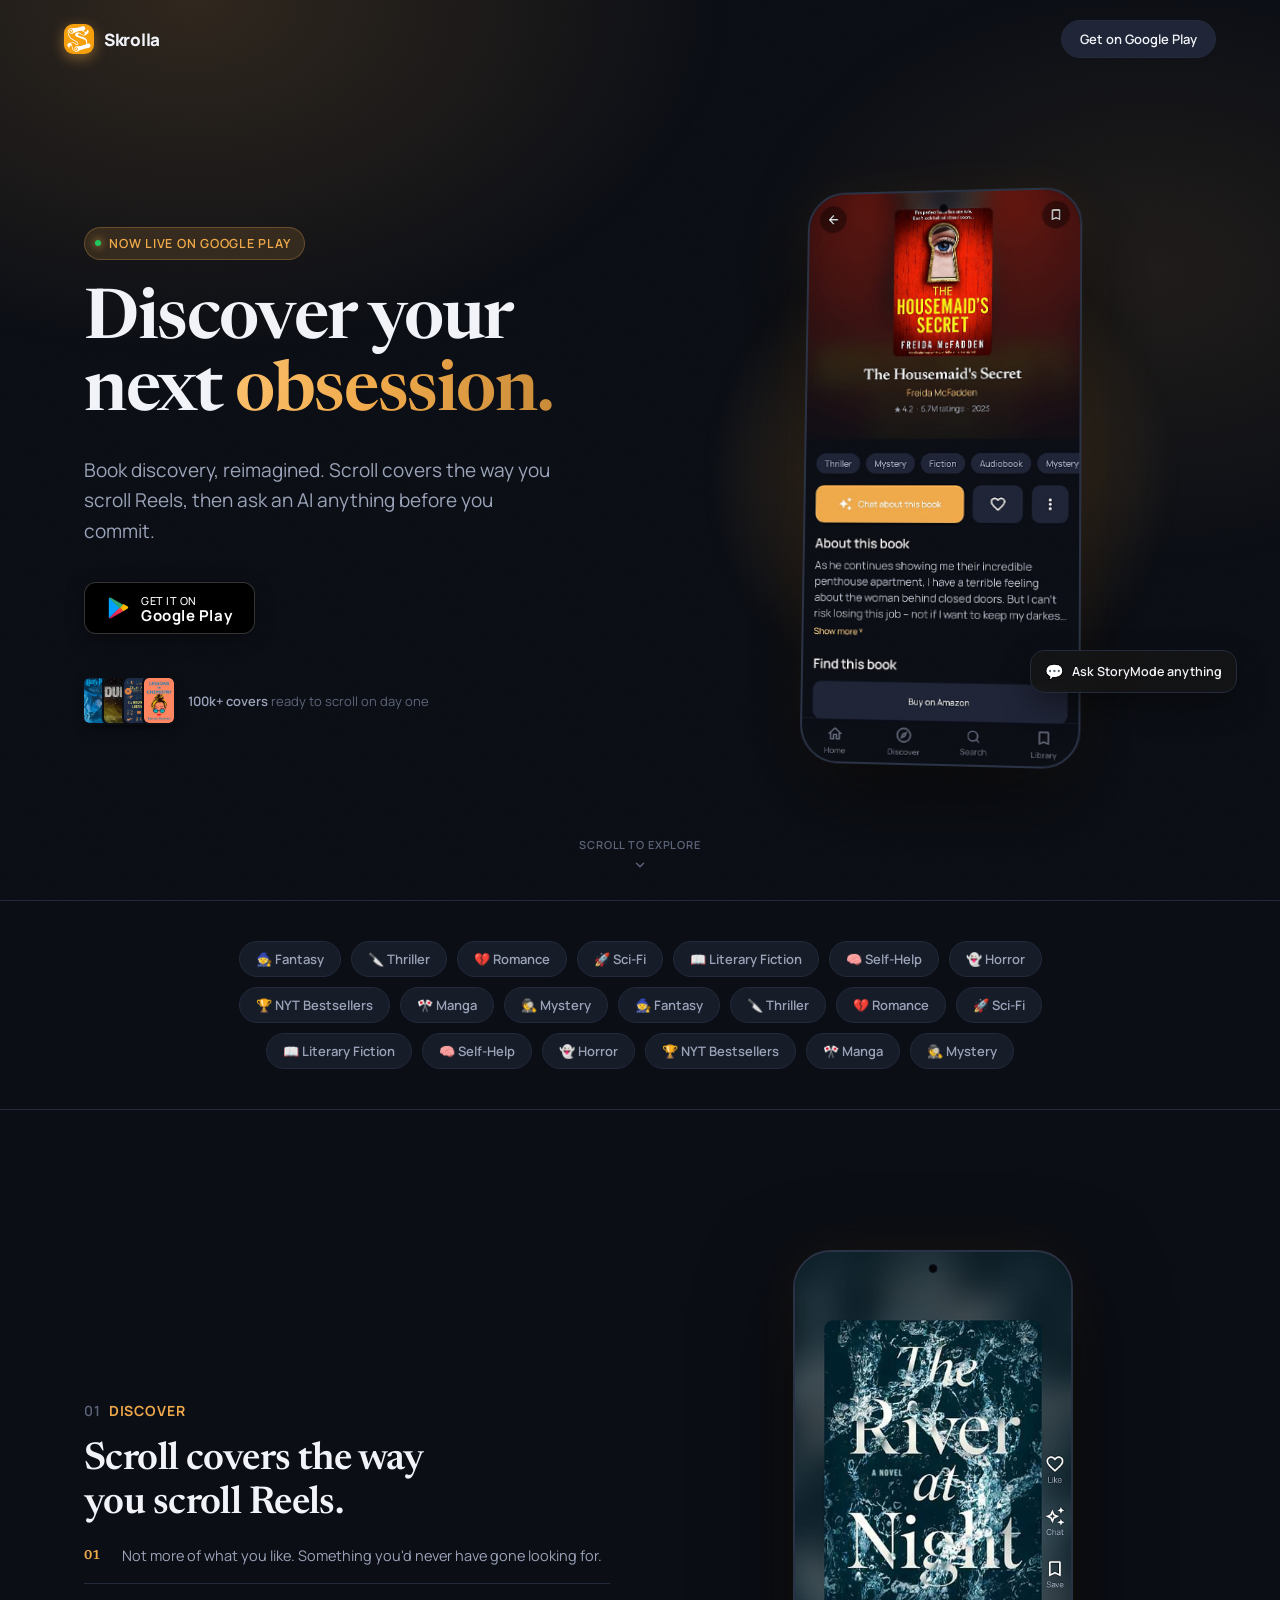
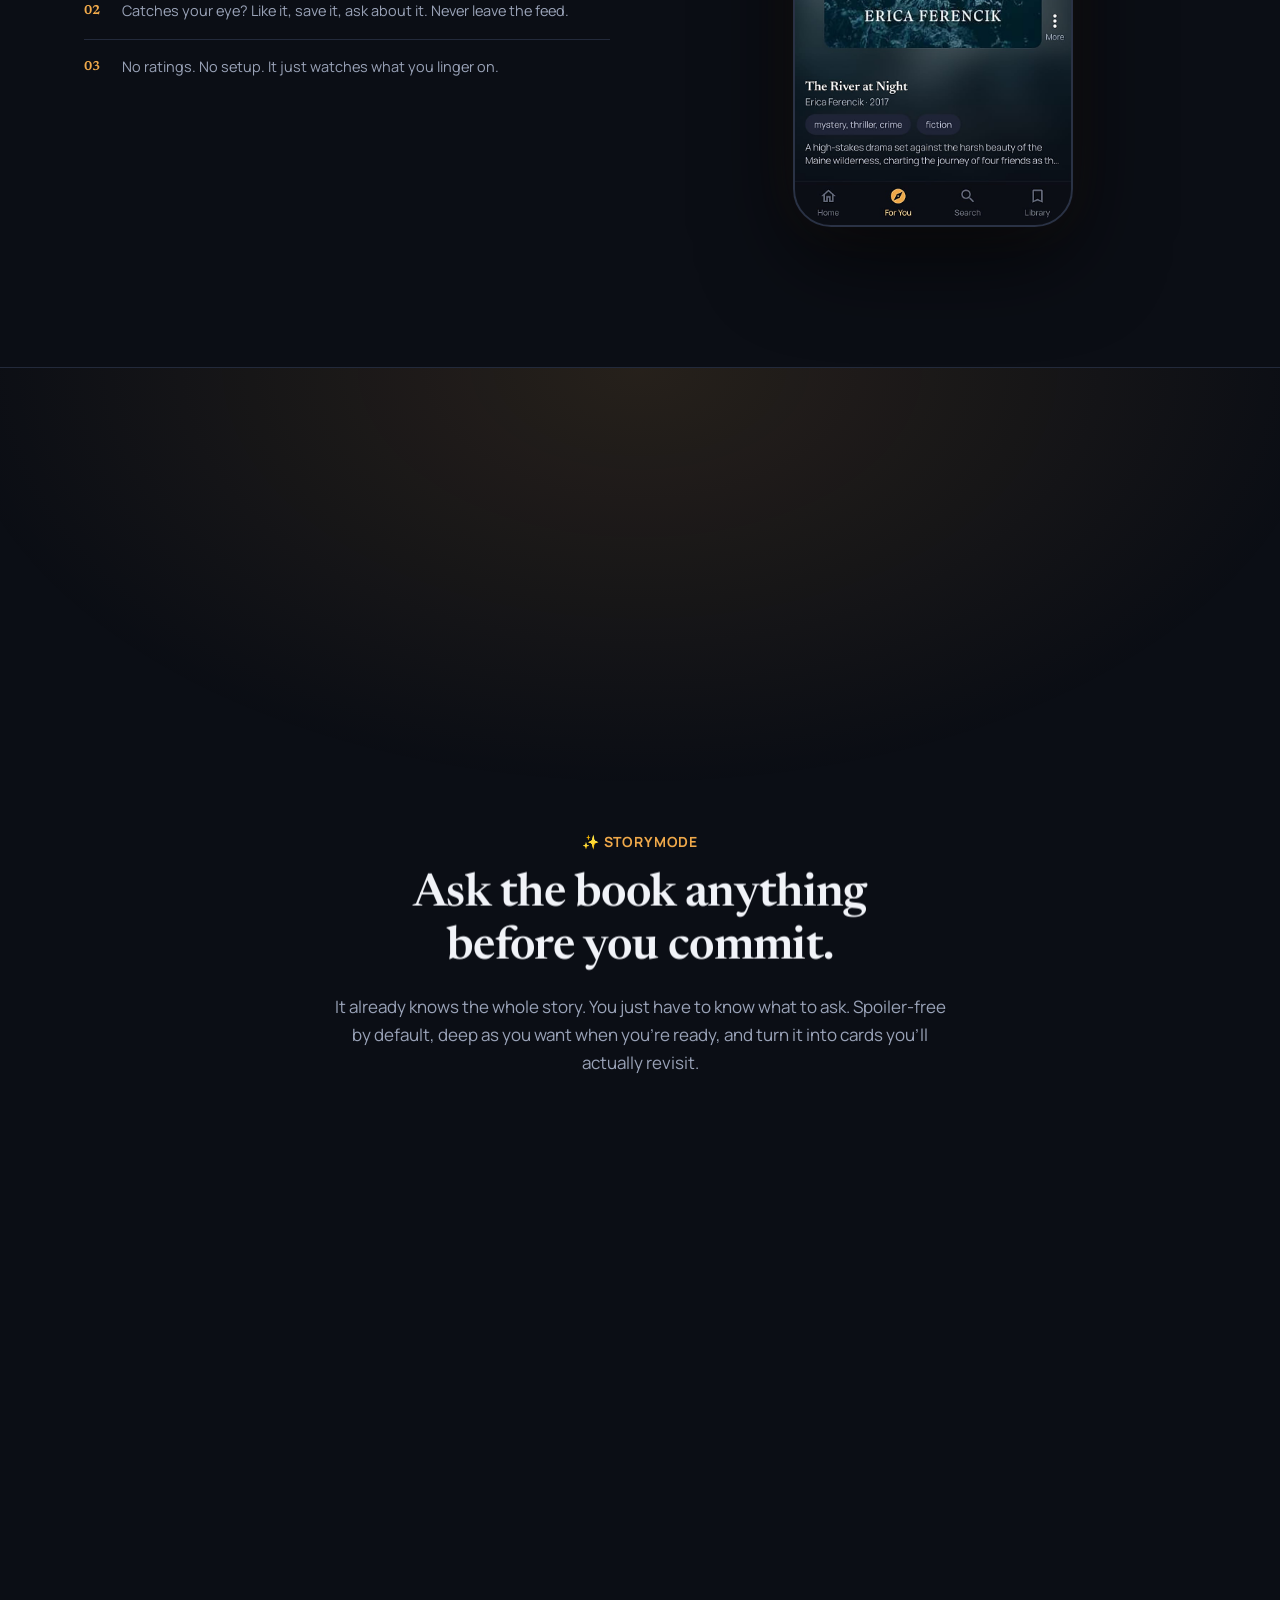
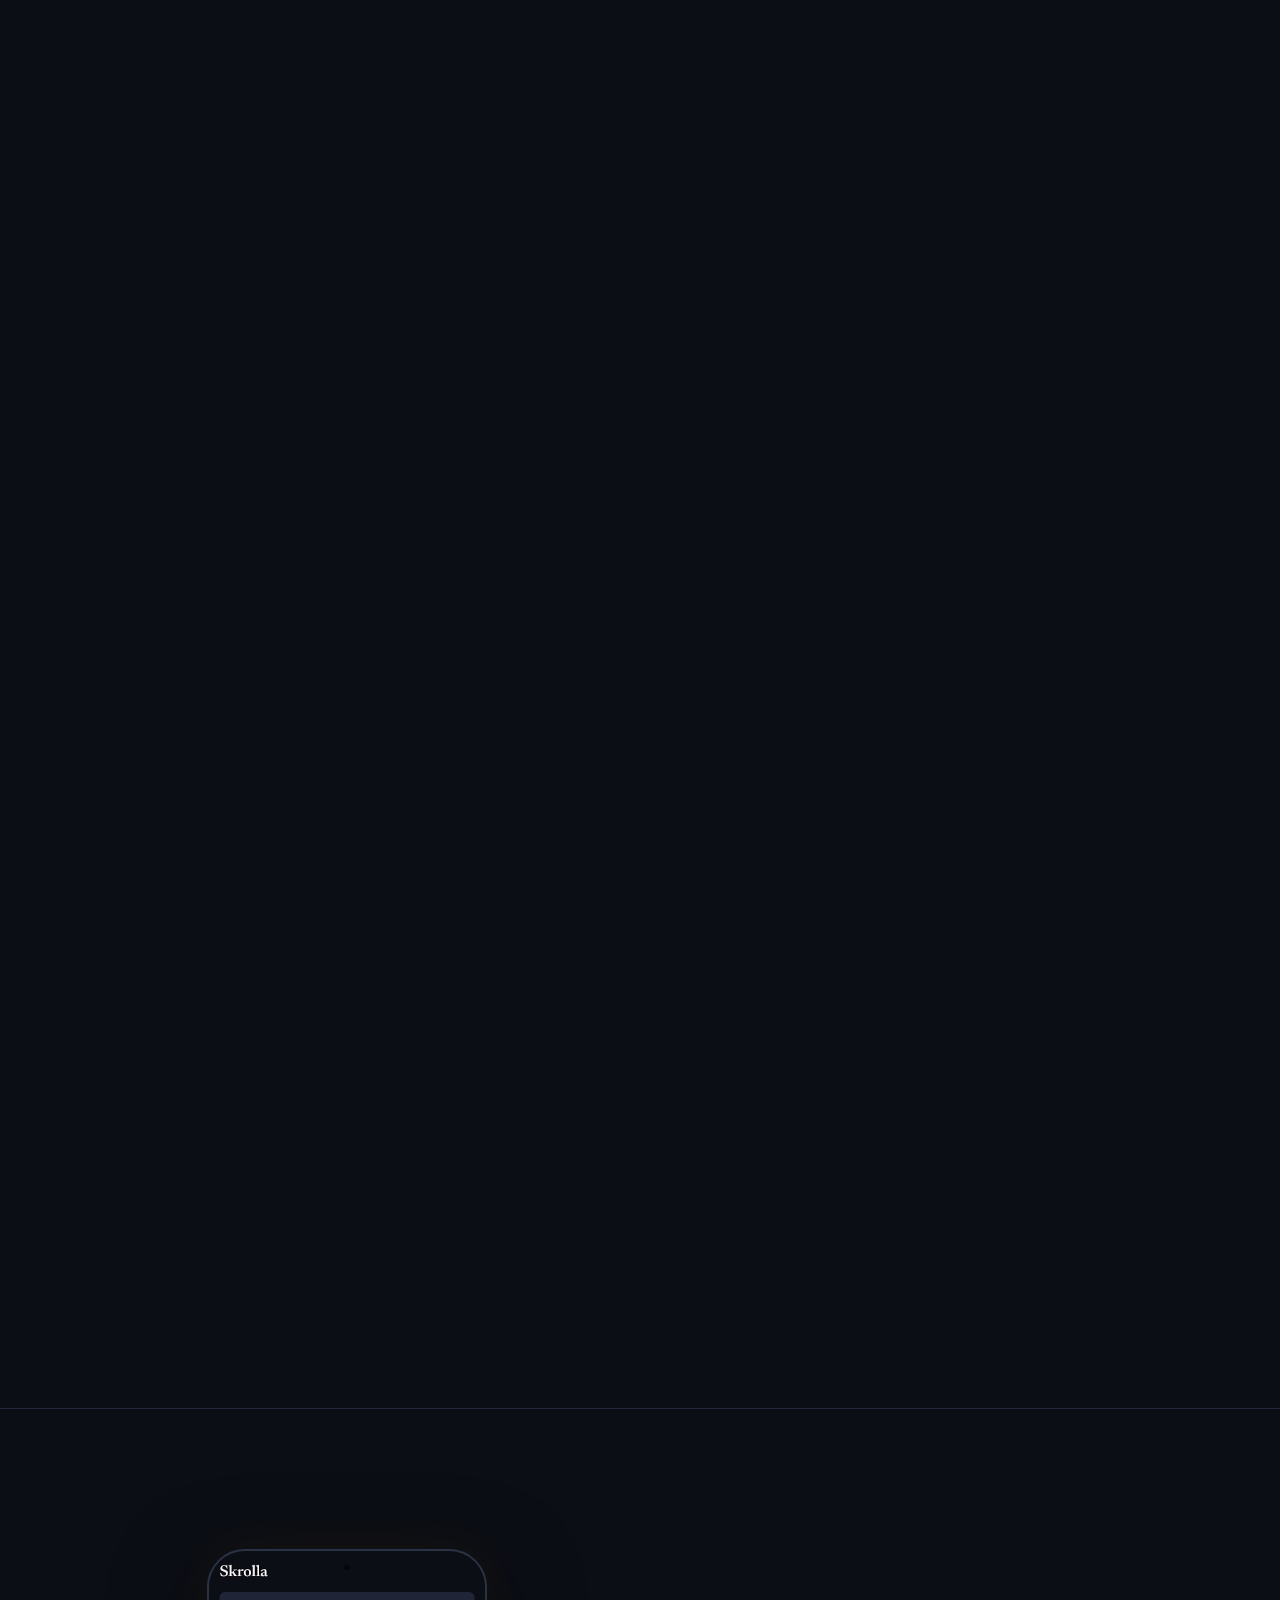
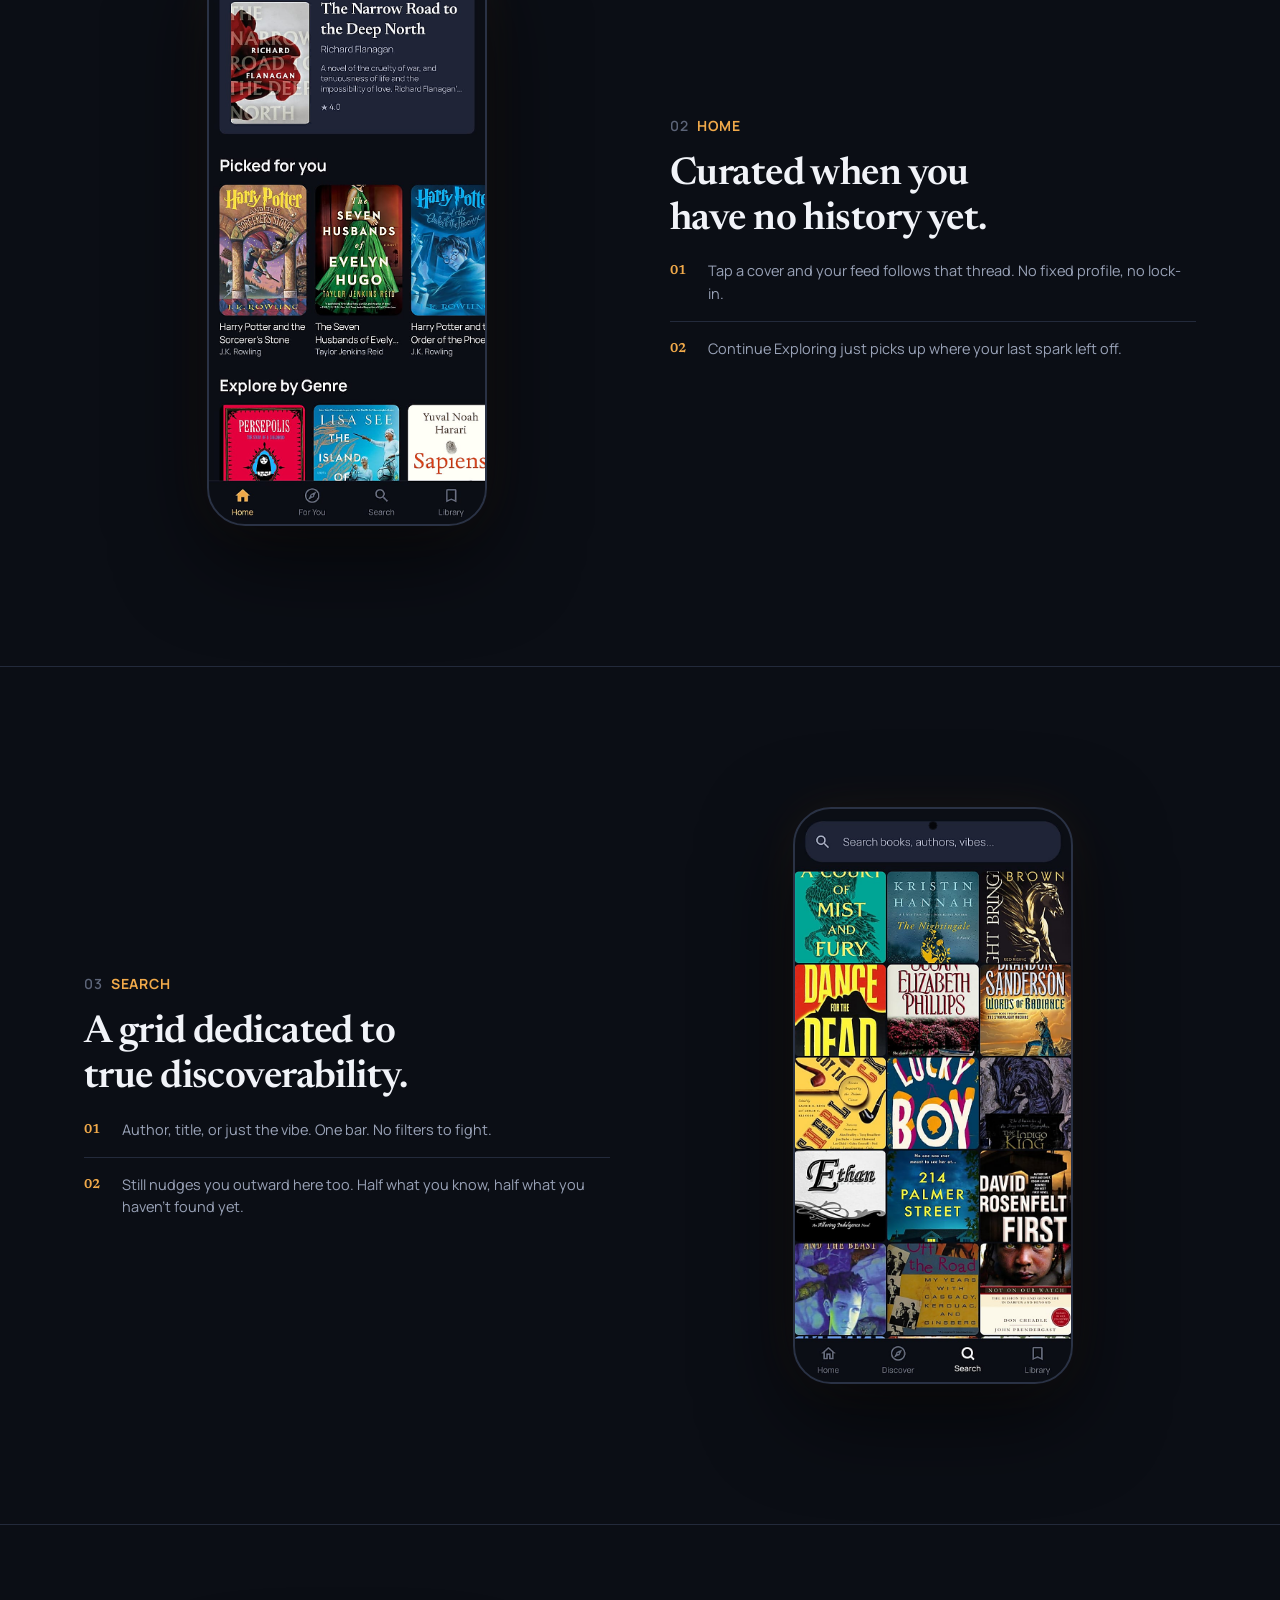
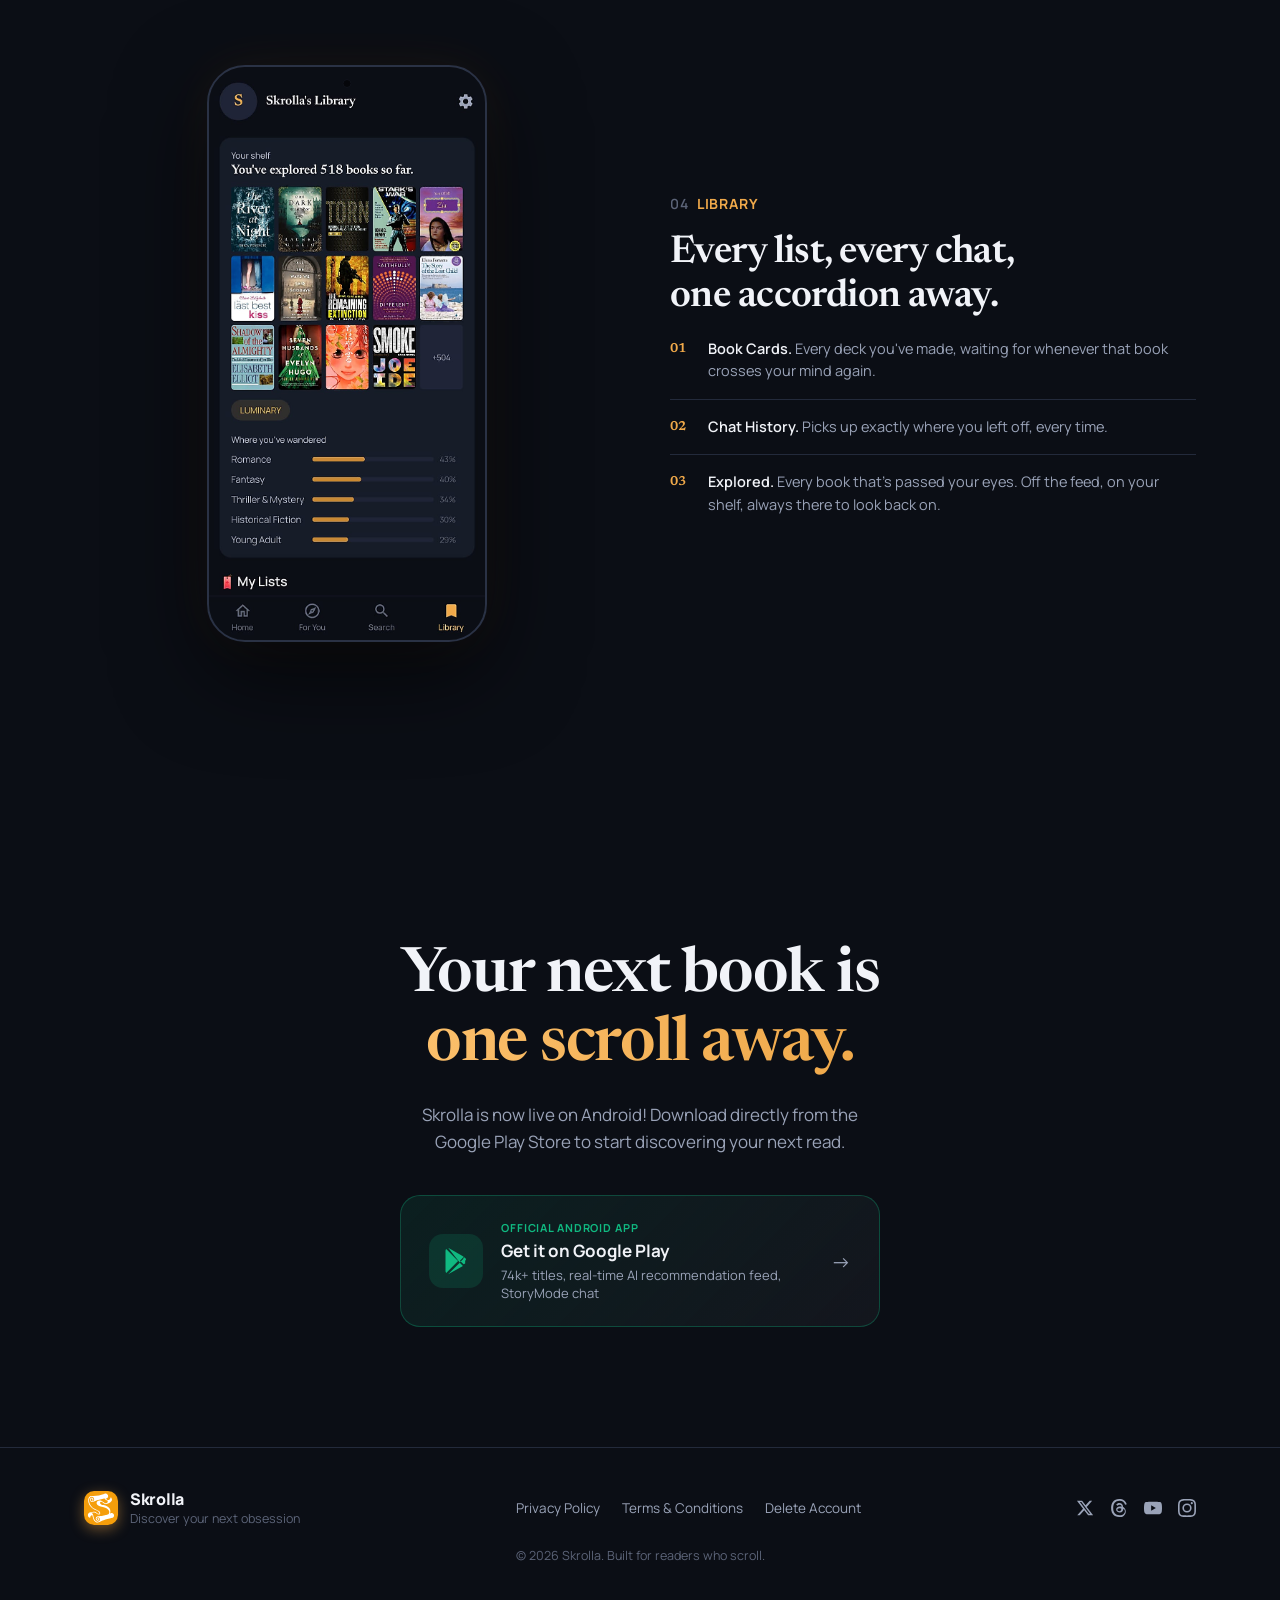
<file: index.html>
<!DOCTYPE html>
<html lang="en">
<head>
<meta charset="UTF-8">
<meta name="viewport" content="width=device-width, initial-scale=1.0, viewport-fit=cover">
<title>Skrolla</title>
<meta name="description" content="Skrolla is a book discovery app. Scroll covers the way you scroll Reels, then ask an AI anything about the book before you commit.">
<link rel="preconnect" href="https://fonts.googleapis.com">
<link rel="preconnect" href="https://fonts.gstatic.com" crossorigin>
<link href="https://fonts.googleapis.com/css2?family=Manrope:wght@400;500;600;700;800&family=Newsreader:opsz,wght@6..72,500;6..72,600&display=swap" rel="stylesheet">
<link rel="stylesheet" href="css/style.css">
<link rel="icon" type="image/svg+xml" href="images/Logo-Final-v2/combined-bg-fg.svg">
<link rel="apple-touch-icon" href="images/Logo-Final-v2/combined-bg-fg.png">
</head>
<body>

<div class="grain"></div>
<div class="ambient"></div>

<!-- ============================================================ NAV -->
<nav class="nav">
  <div class="nav-logo">
    <span class="mark"><img src="images/Logo-Final-v2/combined-bg-fg.svg" alt="Skrolla logo"></span>
    Skrolla
  </div>
  <div class="nav-actions">
    <a href="https://play.google.com/store/apps/details?id=com.skrolla.app" target="_blank" rel="noopener" class="nav-cta">Get on Google Play</a>
  </div>
</nav>

<!-- ============================================================ HERO -->
<header class="hero">
  <div class="wrap hero-grid">
    <div>
      <div class="eyebrow"><span class="dot live-dot"></span> Now Live on Google Play</div>
      <h1>Discover your next <span class="grad">obsession.</span></h1>
      <p class="lede">Book discovery, reimagined. Scroll covers the way you scroll Reels, then ask an AI anything before you commit.</p>
      <div class="hero-actions">
        <a href="https://play.google.com/store/apps/details?id=com.skrolla.app" target="_blank" rel="noopener" class="btn-primary btn-play">
          <svg width="22" height="22" viewBox="0 0 512 512" fill="none">
            <path d="M48.71 18.06c-4.4 4.67-6.9 12.01-6.9 21.65v432.58c0 9.64 2.5 16.98 6.9 21.65l2.42 2.37 242.06-242.06v-5.69L51.13 15.69l-2.42 2.37z" fill="url(#play_a)"/>
            <path d="M374.39 329.56l-81.1-81.1v-5.69l81.1-81.1 2.76 1.6 96.02 54.55c27.42 15.58 27.42 41.15 0 56.73l-96.02 54.55-2.76 1.6z" fill="url(#play_b)"/>
            <path d="M296.05 245.72L51.13 490.64c9.02 9.54 23.86 10.74 40.54 1.28l282.72-160.63-78.34-85.57z" fill="url(#play_c)"/>
            <path d="M296.05 266.28l78.34-85.57L91.67 20.08c-16.68-9.46-31.52-8.26-40.54 1.28l244.92 244.92z" fill="url(#play_d)"/>
            <defs>
              <linearGradient id="play_a" x1="262.17" y1="28.98" x2="42.82" y2="484.77" gradientUnits="userSpaceOnUse"><stop offset="0" stop-color="#00a0ff"/><stop offset="1" stop-color="#00a1ff"/></linearGradient>
              <linearGradient id="play_b" x1="517.91" y1="256.02" x2="280.95" y2="256.02" gradientUnits="userSpaceOnUse"><stop offset="0" stop-color="#ffcc00"/><stop offset="1" stop-color="#ffa000"/></linearGradient>
              <linearGradient id="play_c" x1="330.82" y1="279.79" x2="71.74" y2="538.87" gradientUnits="userSpaceOnUse"><stop offset="0" stop-color="#ff3a44"/><stop offset="1" stop-color="#c31162"/></linearGradient>
              <linearGradient id="play_d" x1="71.74" y1="-26.83" x2="330.82" y2="232.25" gradientUnits="userSpaceOnUse"><stop offset="0" stop-color="#32a071"/><stop offset="1" stop-color="#2da771"/></linearGradient>
            </defs>
          </svg>
          <span>GET IT ON <strong style="display:block;font-size:15px;line-height:1;">Google Play</strong></span>
        </a>
      </div>
      <div class="hero-proof">
        <div class="stack">
          <img src="covers/harry_potter.jpg" alt="Harry Potter">
          <img src="covers/dune.jpg" alt="Dune">
          <img src="covers/midnight_library.jpg" alt="The Midnight Library">
          <img src="covers/lessons_in_chemistry.jpg" alt="Lessons in Chemistry">
        </div>
        <div class="txt"><b>100k+ covers</b> ready to scroll on day one</div>
      </div>
    </div>

    <div class="hero-stage">
      <div class="hero-glow-orb"></div>
      <div class="hero-phone-wrap">
        <div class="hero-phone-float">
          <div class="phone" style="--pw:280px">
            <div class="notch"></div>
            <div class="screen">
              <img class="app-screen-img" src="images/optimized/00-hero-screen.png" alt="Book Detail Screen">
            </div>
          </div>
        </div>
      </div>
      <div class="hero-chip chip-2"><span class="ic">💬</span> Ask StoryMode anything</div>
    </div>
  </div>
  <div class="scroll-indicator" onclick="document.getElementById('feed').scrollIntoView({behavior:'smooth'})">
    <span>Scroll to explore</span>
    <svg width="14" height="14" viewBox="0 0 24 24" fill="none" stroke="currentColor" stroke-width="2.5" stroke-linecap="round" stroke-linejoin="round"><polyline points="6 9 12 15 18 9"/></svg>
  </div>
</header>

<!-- ============================================================ PILL STRIP -->
<div class="pill-strip">
  <div class="pill-track" id="pillTrack">
    <span class="pill">🧙 Fantasy</span><span class="pill">🔪 Thriller</span><span class="pill">💔 Romance</span><span class="pill">🚀 Sci-Fi</span><span class="pill">📖 Literary Fiction</span><span class="pill">🧠 Self-Help</span><span class="pill">👻 Horror</span><span class="pill">🏆 NYT Bestsellers</span><span class="pill">🎌 Manga</span><span class="pill">🕵️ Mystery</span>
  </div>
</div>

<!-- ============================================================ FEED SHOWCASE -->
<section class="showcase" id="feed">
  <div class="wrap showcase-grid">
    <div class="showcase-copy reveal">
      <div class="tag"><span class="num">01</span> Discover</div>
      <h2>Scroll covers the way<br>you scroll Reels.</h2>
      <ul class="feature-list">
        <li><span class="fnum">01</span><span>Not more of what you like. Something you'd never have gone looking for.</span></li>
        <li><span class="fnum">02</span><span>Catches your eye? Like it, save it, ask about it. Never leave the feed.</span></li>
        <li><span class="fnum">03</span><span>No ratings. No setup. It just watches what you linger on.</span></li>
      </ul>
    </div>
    <div class="showcase-visual">
      <div class="phone reveal-scale">
        <div class="notch"></div>
        <div class="screen">
          <img class="app-screen-img" src="images/optimized/03-fyp-feed-screen.png" alt="For You Feed Screen">
        </div>
      </div>
    </div>
  </div>
</section>

<!-- ============================================================ STORYMODE SPOTLIGHT -->
<section class="spotlight connect-stage" id="storymode">
  <div class="wrap">
    <div class="connect-pin">
      <div class="spotlight-head connect-heading">
        <div class="tag" style="justify-content:center">✨ StoryMode</div>
        <h2>Ask the book anything<br>before you commit.</h2>
        <p>It already knows the whole story. You just have to know what to ask. Spoiler-free by default, deep as you want when you're ready, and turn it into cards you'll actually revisit.</p>
      </div>

      <!-- 3 Phones side by side -->
      <div class="connect-visual">
        <div class="three-phones">

          <!-- ── PHONE 1: Default Chat Window ── -->
          <div class="triple-phone-wrap">
            <div class="triple-label">Ask anything</div>
            <div class="phone triple-phone" style="--pw:220px">
              <div class="notch"></div>
              <div class="screen">
                <img class="app-screen-img" src="images/optimized/chat-window-default.png" alt="StoryMode Chat Screen">
              </div>
            </div>
          </div>

          <!-- ── PHONE 2: Chat + Inline Cards (featured) ── -->
          <div class="triple-phone-wrap center-phone">
            <div class="triple-label active">Generate cards</div>
            <div class="phone triple-phone featured-phone" style="--pw:240px">
              <div class="notch"></div>
              <div class="screen">
                <img class="app-screen-img" src="images/optimized/llm-chat-cards.png" alt="StoryMode Chat Cards Inline Screen">
              </div>
            </div>
          </div>

          <!-- ── PHONE 3: Dedicated Story Cards Screen ── -->
          <div class="triple-phone-wrap">
            <div class="triple-label">Swipe through insights</div>
            <div class="phone triple-phone" style="--pw:220px">
              <div class="notch"></div>
              <div class="screen">
                <img class="app-screen-img" src="images/optimized/cards-1.png" alt="StoryMode Dedicated Cards Screen">
              </div>
            </div>
          </div>

        </div><!-- /.three-phones -->
        <div class="swipe-hint">Swipe to see all three &rarr;</div>
      </div>
    </div>
  </div>
</section>

<!-- ============================================================ HOME -->
<section class="showcase">
  <div class="wrap showcase-grid reverse">
    <div class="showcase-copy reveal">
      <div class="tag"><span class="num">02</span> Home</div>
      <h2>Curated when you<br>have no history yet.</h2>
      <ul class="feature-list">
        <li><span class="fnum">01</span><span>Tap a cover and your feed follows that thread. No fixed profile, no lock-in.</span></li>
        <li><span class="fnum">02</span><span>Continue Exploring just picks up where your last spark left off.</span></li>
      </ul>
    </div>
    <div class="showcase-visual">
      <div class="phone reveal-scale">
        <div class="notch"></div>
        <div class="screen">
          <img class="app-screen-img" src="images/optimized/02-home-screen.png" alt="Home Screen">
        </div>
      </div>
    </div>
  </div>
</section>

<!-- ============================================================ SEARCH -->
<section class="showcase">
  <div class="wrap showcase-grid">
    <div class="showcase-copy reveal">
      <div class="tag"><span class="num">03</span> Search</div>
      <h2>A grid dedicated to<br>true discoverability.</h2>
      <ul class="feature-list">
        <li><span class="fnum">01</span><span>Author, title, or just the vibe. One bar. No filters to fight.</span></li>
        <li><span class="fnum">02</span><span>Still nudges you outward here too. Half what you know, half what you haven't found yet.</span></li>
      </ul>
    </div>
    <div class="showcase-visual">
      <div class="phone reveal-scale" id="searchPhone">
        <div class="notch"></div>
        <div class="screen">
          <img class="app-screen-img" src="images/optimized/04-search-screen.png" alt="Search Screen">
        </div>
      </div>
    </div>
  </div>
</section>

<!-- ============================================================ ONBOARDING (disabled — turned off per request, kept for possible reuse)
<section class="connect-stage">
  <div class="wrap">
    <div class="connect-pin">
      <div class="connect-heading">
        <div class="tag" style="justify-content:center;text-align:center" >Onboarding</div>
        <h2 style="text-align:center;font-family:var(--font-serif);font-size:clamp(28px,3.4vw,42px);font-weight:600;letter-spacing:-0.01em;max-width:640px;margin:0 auto 20px">Seed your feed in three simple steps.</h2>
        <p style="text-align:center;color:var(--text-secondary);font-size:15.5px;max-width:540px;margin:0 auto;line-height:1.6">A few genres, a few books you love. That's the seed. The rest, we learn as you scroll.</p>
      </div>
      <div class="connect-visual">
        <div class="onboarding-stage">
          <div class="phone p1">
            <div class="notch"></div>
            <div class="screen">
              <img class="app-screen-img" src="images/optimized/01-onboarding-screen.png" alt="Onboarding Name Screen">
            </div>
          </div>
          <div class="phone p2">
            <div class="notch"></div>
            <div class="screen">
              <img class="app-screen-img" src="images/optimized/01b-onboarding-genres.png" alt="Genre picker onboarding step">
            </div>
          </div>
          <div class="phone p3">
            <div class="notch"></div>
            <div class="screen">
              <img class="app-screen-img" src="images/optimized/01c-onboarding-search.png" alt="Book search onboarding step">
            </div>
          </div>
        </div>
      </div>
    </div>
  </div>
</section>
-->

<!-- ============================================================ LIBRARY + DETAIL -->
<section class="showcase">
  <div class="wrap showcase-grid reverse">
    <div class="showcase-copy reveal">
      <div class="tag"><span class="num">04</span> Library</div>
      <h2>Every list, every chat,<br>one accordion away.</h2>
      <ul class="feature-list">
        <li><span class="fnum">01</span><span><b>Book Cards.</b> Every deck you've made, waiting for whenever that book crosses your mind again.</span></li>
        <li><span class="fnum">02</span><span><b>Chat History.</b> Picks up exactly where you left off, every time.</span></li>
        <li><span class="fnum">03</span><span><b>Explored.</b> Every book that's passed your eyes. Off the feed, on your shelf, always there to look back on.</span></li>
      </ul>
    </div>
    <div class="showcase-visual">
      <div class="phone reveal-scale">
        <div class="notch"></div>
        <div class="screen">
          <img class="app-screen-img" src="images/optimized/05-library-screen.png" alt="Library Screen">
        </div>
      </div>
    </div>
  </div>
</section>

<!-- ============================================================ FINAL CTA -->
<section class="final-cta" id="download">
  <div class="wrap">
    <div class="reveal">
      <h2>Your next book is<br><span class="grad">one scroll away.</span></h2>
      <p>Skrolla is now live on Android! Download directly from the Google Play Store to start discovering your next read.</p>
      <div class="download-cards">
        <a href="https://play.google.com/store/apps/details?id=com.skrolla.app" target="_blank" rel="noopener" class="download-card primary-card">
          <div class="card-icon">
            <svg width="28" height="28" viewBox="0 0 24 24" fill="currentColor"><path d="M3.609 1.814L13.792 12 3.61 22.186a2.373 2.373 0 0 1-.61-1.614V3.428c0-.624.225-1.189.609-1.614zM15.206 13.414l2.766 2.766-12.723 7.27 9.957-10.036zm2.766-2.828l-2.766 2.766L5.249.649l12.723 7.27c.433.247.74.673.74 1.167s-.307.92-.74 1.167zm1.884 1.167c.307-.176.544-.45.673-.781a2.38 2.38 0 0 0 0-.772c-.129-.331-.366-.605-.673-.781l-1.32-.754-3.149 3.088 3.149 3.088 1.32-.754z"/></svg>
          </div>
          <div class="card-content">
            <span class="card-tag">Official Android App</span>
            <span class="card-title">Get it on Google Play</span>
            <span class="card-desc">74k+ titles, real-time AI recommendation feed, StoryMode chat</span>
          </div>
          <span class="arrow-icon">&rarr;</span>
        </a>
      </div>
    </div>
  </div>
</section>

<!-- ============================================================ FOOTER -->
<footer>
  <div class="wrap footer-grid">
    <div class="footer-brand">
      <span class="mark"><img src="images/Logo-Final-v2/combined-bg-fg.svg" alt="Skrolla logo"></span>
      <div>
        <div class="footer-name">Skrolla</div>
        <div class="footer-tag">Discover your next obsession</div>
      </div>
    </div>
    <nav class="footer-links">
      <a href="privacy.html">Privacy Policy</a>
      <a href="terms.html">Terms &amp; Conditions</a>
      <a href="delete-account.html">Delete Account</a>
    </nav>
    <div class="social-links">
      <a href="https://x.com/skrollabooks" target="_blank" rel="noopener" aria-label="Skrolla on X"><svg viewBox="0 0 24 24"><path d="M18.244 2.25h3.308l-7.227 8.26 8.502 11.24H16.17l-5.214-6.817L4.99 21.75H1.68l7.73-8.835L1.254 2.25H8.08l4.713 6.231zm-1.161 17.52h1.833L7.084 4.126H5.117z"/></svg></a>
      <a href="https://www.threads.com/@skrollabooks" target="_blank" rel="noopener" aria-label="Skrolla on Threads"><svg viewBox="0 0 24 24"><path d="M12.186 24h-.007c-3.581-.024-6.334-1.205-8.184-3.509C2.35 18.44 1.5 15.586 1.472 12.01v-.021c.028-3.573.879-6.428 2.523-8.481C5.845 1.205 8.598.024 12.179 0h.007c2.708.019 4.97.665 6.72 1.92 1.653 1.187 2.822 2.918 3.474 5.147l-2.276.665c-1.05-3.57-3.518-5.406-7.34-5.437-2.878.023-5.058.912-6.482 2.646-1.34 1.635-2.033 4.007-2.06 7.052v.014c.028 3.06.72 5.442 2.06 7.076 1.424 1.735 3.604 2.623 6.482 2.646 2.588-.019 4.3-.634 5.72-2.058 1.618-1.622 1.588-3.61 1.073-4.834-.302-.72-.844-1.318-1.573-1.762-.183 1.31-.6 2.354-1.244 3.111-.86 1.012-2.084 1.567-3.635 1.65-1.174.062-2.302-.213-3.176-.775-1.033-.663-1.634-1.68-1.694-2.865-.117-2.328 1.734-4.006 4.606-4.174a15.5 15.5 0 0 1 2.826.108c-.115-.686-.348-1.232-.696-1.626-.478-.542-1.216-.818-2.193-.824h-.028c-.788 0-1.856.218-2.535 1.253l-1.937-1.32c.91-1.38 2.395-2.141 4.184-2.141h.037c2.995.017 4.777 1.847 4.955 5.038.101.058.201.117.298.18 1.36.877 2.353 2.093 2.873 3.514.72 1.964.783 5.153-1.86 7.762-1.902 1.877-4.204 2.726-7.462 2.75zm1.176-11.803c-.24 0-.481.008-.727.024-1.75.11-2.849.972-2.788 2.194.062 1.25 1.336 1.833 2.561 1.766 1.117-.06 2.529-.51 2.767-3.293a10.9 10.9 0 0 0-1.813-.69z"/></svg></a>
      <a href="https://www.youtube.com/@skrollabooks" target="_blank" rel="noopener" aria-label="Skrolla on YouTube"><svg viewBox="0 0 24 24"><path d="M23.498 6.186a3.016 3.016 0 0 0-2.122-2.136C19.505 3.545 12 3.545 12 3.545s-7.505 0-9.377.505A3.017 3.017 0 0 0 .502 6.186C0 8.07 0 12 0 12s0 3.93.502 5.814a3.016 3.016 0 0 0 2.122 2.136c1.871.505 9.376.505 9.376.505s7.505 0 9.377-.505a3.015 3.015 0 0 0 2.122-2.136C24 15.93 24 12 24 12s0-3.93-.502-5.814zM9.545 15.568V8.432L15.818 12l-6.273 3.568z"/></svg></a>
      <a href="https://www.instagram.com/skrollabooks" target="_blank" rel="noopener" aria-label="Skrolla on Instagram"><svg viewBox="0 0 24 24"><path d="M12 2.163c3.204 0 3.584.012 4.85.07 3.252.148 4.771 1.691 4.919 4.919.058 1.265.069 1.645.069 4.849 0 3.205-.012 3.584-.069 4.849-.149 3.225-1.664 4.771-4.919 4.919-1.266.058-1.644.07-4.85.07-3.204 0-3.584-.012-4.849-.07-3.26-.149-4.771-1.699-4.919-4.92-.058-1.265-.07-1.644-.07-4.849 0-3.204.013-3.583.07-4.849.149-3.227 1.664-4.771 4.919-4.919 1.266-.057 1.645-.069 4.849-.069zm0-2.163c-3.259 0-3.667.014-4.947.072-4.358.2-6.78 2.618-6.98 6.98-.059 1.281-.073 1.689-.073 4.948 0 3.259.014 3.668.072 4.948.2 4.358 2.618 6.78 6.98 6.98 1.281.058 1.689.072 4.948.072 3.259 0 3.668-.014 4.948-.072 4.354-.2 6.782-2.618 6.979-6.98.059-1.28.073-1.689.073-4.948 0-3.259-.014-3.667-.072-4.947-.196-4.354-2.617-6.78-6.979-6.98-1.281-.059-1.69-.073-4.949-.073zM12 5.838a6.162 6.162 0 1 0 0 12.324 6.162 6.162 0 0 0 0-12.324zm0 10.162a4 4 0 1 1 0-8 4 4 0 0 1 0 8zm6.406-11.845a1.44 1.44 0 1 0 0 2.881 1.44 1.44 0 0 0 0-2.881z"/></svg></a>
    </div>
    <div class="fine">© 2026 Skrolla. Built for readers who scroll.</div>
  </div>
</footer>

<script src="js/main.js"></script>
</body>
</html>
</file>
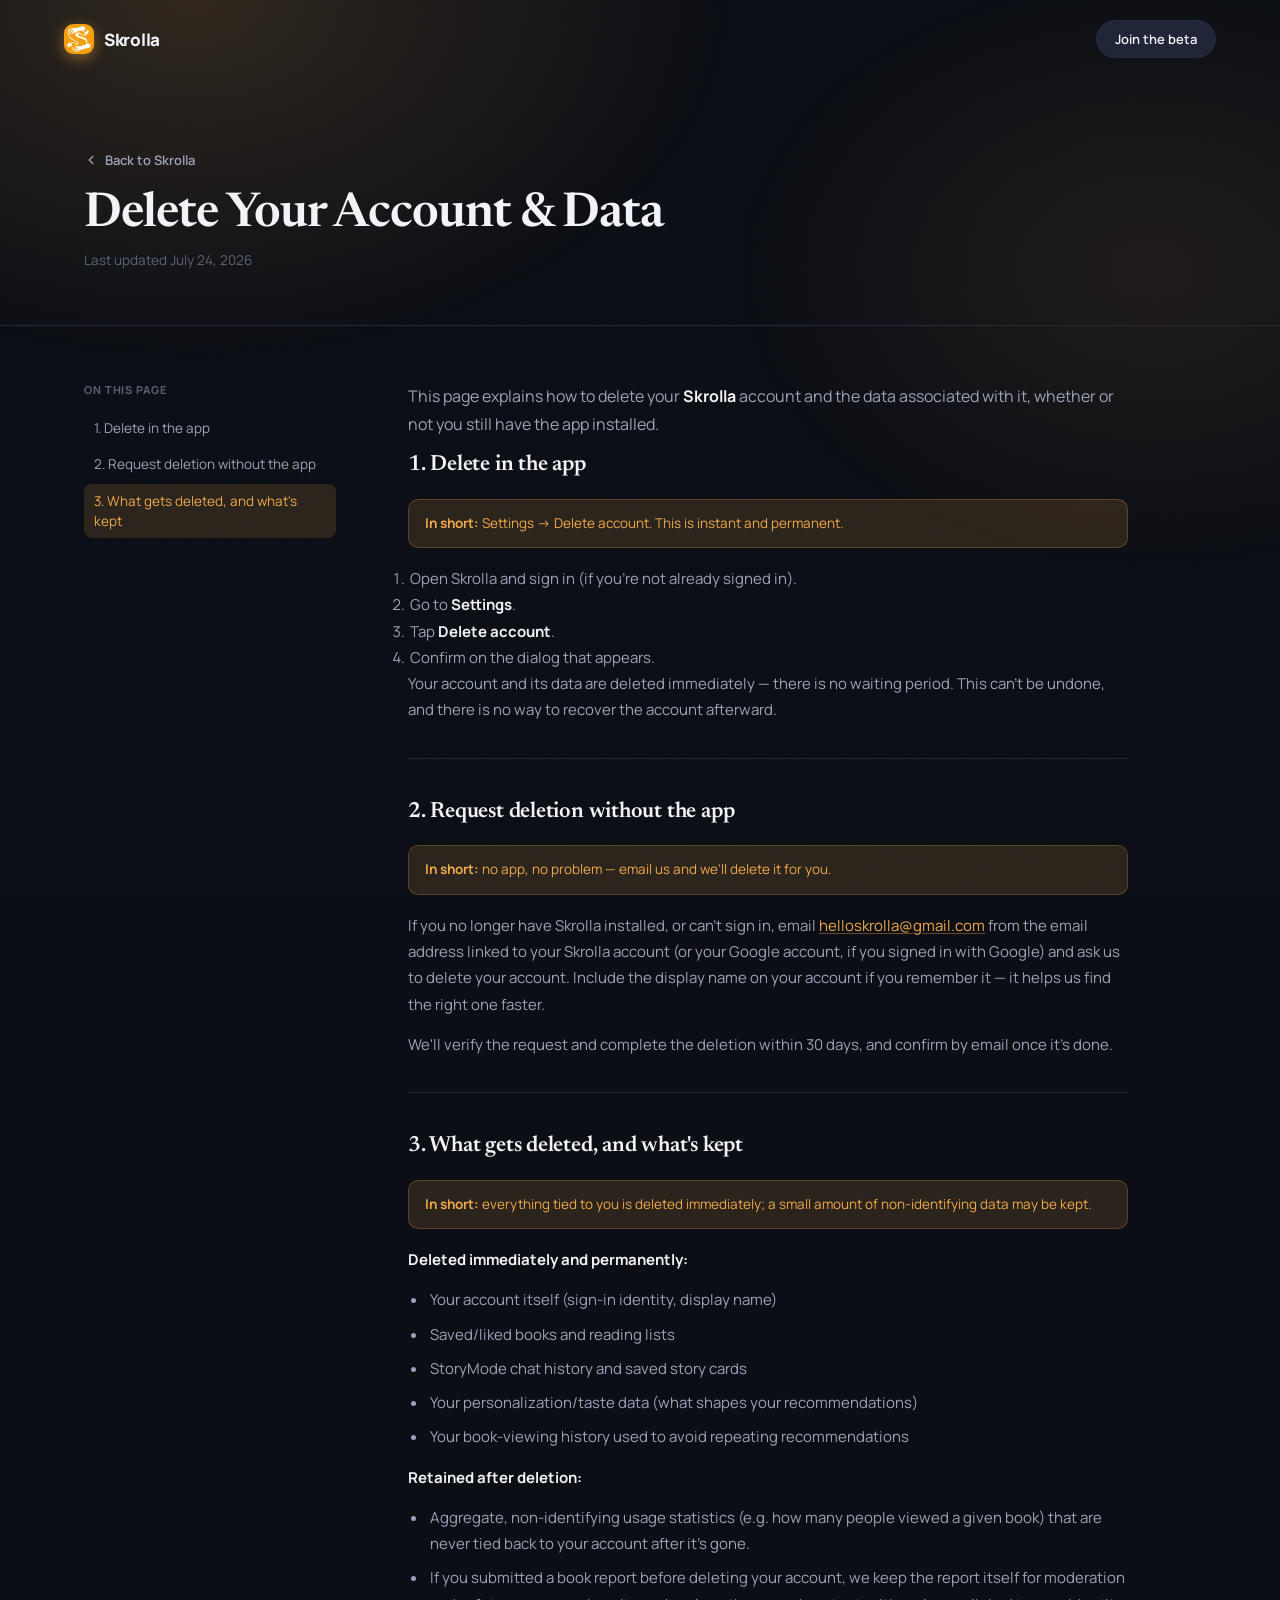
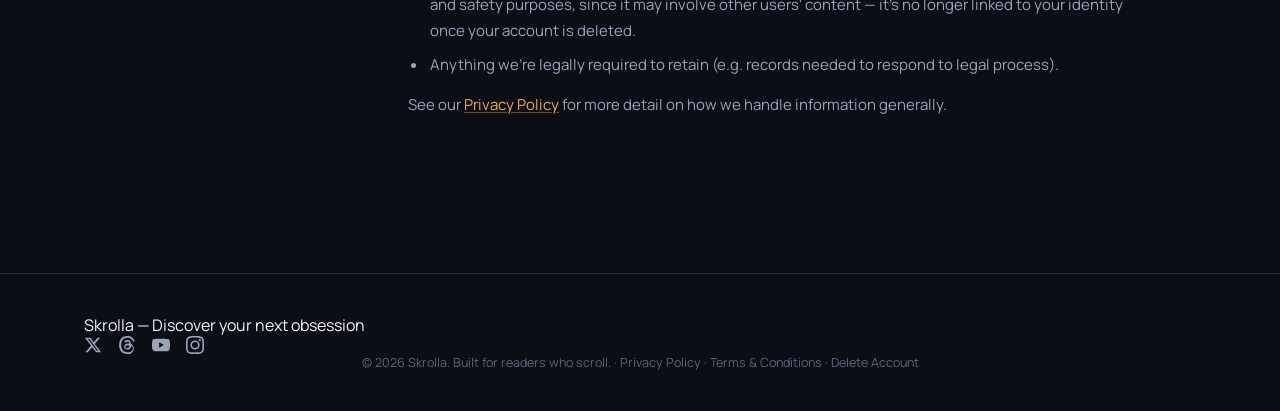
<file: delete-account.html>
<!DOCTYPE html>
<html lang="en">
<head>
<meta charset="UTF-8">
<meta name="viewport" content="width=device-width, initial-scale=1.0, viewport-fit=cover">
<title>Delete Your Account & Data — Skrolla</title>
<meta name="description" content="How to request deletion of your Skrolla account and the data associated with it.">
<link rel="preconnect" href="https://fonts.googleapis.com">
<link rel="preconnect" href="https://fonts.gstatic.com" crossorigin>
<link href="https://fonts.googleapis.com/css2?family=Manrope:wght@400;500;600;700;800&family=Newsreader:opsz,wght@6..72,500;6..72,600&display=swap" rel="stylesheet">
<link rel="stylesheet" href="css/style.css">
<link rel="icon" type="image/svg+xml" href="images/Logo-Final-v2/combined-bg-fg.svg">
<link rel="apple-touch-icon" href="images/Logo-Final-v2/combined-bg-fg.png">
</head>
<body>

<div class="grain"></div>
<div class="ambient"></div>

<nav class="nav" id="nav">
  <a class="nav-logo" href="index.html">
    <span class="mark">
      <img src="images/Logo-Final-v2/combined-bg-fg.svg" alt="Skrolla logo">
    </span>
    Skrolla
  </a>
  <a href="index.html#join-beta" class="nav-cta">Join the beta</a>
</nav>

<header class="legal-header">
  <div class="wrap">
    <a href="index.html" class="legal-back">
      <svg width="14" height="14" viewBox="0 0 24 24" fill="none" stroke="currentColor" stroke-width="2.4" stroke-linecap="round" stroke-linejoin="round"><polyline points="15 18 9 12 15 6"/></svg>
      Back to Skrolla
    </a>
    <h1>Delete Your Account &amp; Data</h1>
    <div class="legal-updated">Last updated July 24, 2026</div>
  </div>
</header>

<section class="legal-body">
  <div class="wrap legal-grid">

    <aside class="legal-toc">
      <div class="legal-toc-label">On this page</div>
      <ol>
        <li><a href="#in-app">1. Delete in the app</a></li>
        <li><a href="#no-app">2. Request deletion without the app</a></li>
        <li><a href="#what-happens">3. What gets deleted, and what's kept</a></li>
      </ol>
    </aside>

    <article class="legal-content">
      <p class="legal-intro">
        This page explains how to delete your <strong>Skrolla</strong> account and the data
        associated with it, whether or not you still have the app installed.
      </p>

      <section id="in-app">
        <h2>1. Delete in the app</h2>
        <div class="legal-tldr"><b>In short:</b> Settings → Delete account. This is instant and permanent.</div>
        <ol>
          <li>Open Skrolla and sign in (if you're not already signed in).</li>
          <li>Go to <strong>Settings</strong>.</li>
          <li>Tap <strong>Delete account</strong>.</li>
          <li>Confirm on the dialog that appears.</li>
        </ol>
        <p>Your account and its data are deleted immediately — there is no waiting period. This can't be undone, and there is no way to recover the account afterward.</p>
      </section>

      <section id="no-app">
        <h2>2. Request deletion without the app</h2>
        <div class="legal-tldr"><b>In short:</b> no app, no problem — email us and we'll delete it for you.</div>
        <p>
          If you no longer have Skrolla installed, or can't sign in, email
          <a class="legal-link" href="mailto:helloskrolla@gmail.com?subject=Delete%20my%20Skrolla%20account">helloskrolla@gmail.com</a>
          from the email address linked to your Skrolla account (or your Google account, if you signed in
          with Google) and ask us to delete your account. Include the display name on your account if you
          remember it — it helps us find the right one faster.
        </p>
        <p>We'll verify the request and complete the deletion within 30 days, and confirm by email once it's done.</p>
      </section>

      <section id="what-happens">
        <h2>3. What gets deleted, and what's kept</h2>
        <div class="legal-tldr"><b>In short:</b> everything tied to you is deleted immediately; a small amount of non-identifying data may be kept.</div>
        <p><strong>Deleted immediately and permanently:</strong></p>
        <ul>
          <li>Your account itself (sign-in identity, display name)</li>
          <li>Saved/liked books and reading lists</li>
          <li>StoryMode chat history and saved story cards</li>
          <li>Your personalization/taste data (what shapes your recommendations)</li>
          <li>Your book-viewing history used to avoid repeating recommendations</li>
        </ul>
        <p><strong>Retained after deletion:</strong></p>
        <ul>
          <li>
            Aggregate, non-identifying usage statistics (e.g. how many people viewed a given book) that
            are never tied back to your account after it's gone.
          </li>
          <li>
            If you submitted a book report before deleting your account, we keep the report itself for
            moderation and safety purposes, since it may involve other users' content — it's no longer
            linked to your identity once your account is deleted.
          </li>
          <li>
            Anything we're legally required to retain (e.g. records needed to respond to legal process).
          </li>
        </ul>
        <p>See our <a class="legal-link" href="privacy.html">Privacy Policy</a> for more detail on how we handle information generally.</p>
      </section>

    </article>
  </div>
</section>

<footer>
  <div class="wrap footer-row">
    <a class="fmark" href="index.html"><span class="dot"></span> Skrolla — Discover your next obsession</a>
    <div class="social-links">
      <a href="https://x.com/skrollabooks" target="_blank" rel="noopener" aria-label="Skrolla on X"><svg viewBox="0 0 24 24"><path d="M18.244 2.25h3.308l-7.227 8.26 8.502 11.24H16.17l-5.214-6.817L4.99 21.75H1.68l7.73-8.835L1.254 2.25H8.08l4.713 6.231zm-1.161 17.52h1.833L7.084 4.126H5.117z"/></svg></a>
      <a href="https://www.threads.com/@skrollabooks" target="_blank" rel="noopener" aria-label="Skrolla on Threads"><svg viewBox="0 0 24 24"><path d="M12.186 24h-.007c-3.581-.024-6.334-1.205-8.184-3.509C2.35 18.44 1.5 15.586 1.472 12.01v-.021c.028-3.573.879-6.428 2.523-8.481C5.845 1.205 8.598.024 12.179 0h.007c2.708.019 4.97.665 6.72 1.92 1.653 1.187 2.822 2.918 3.474 5.147l-2.276.665c-1.05-3.57-3.518-5.406-7.34-5.437-2.878.023-5.058.912-6.482 2.646-1.34 1.635-2.033 4.007-2.06 7.052v.014c.028 3.06.72 5.442 2.06 7.076 1.424 1.735 3.604 2.623 6.482 2.646 2.588-.019 4.3-.634 5.72-2.058 1.618-1.622 1.588-3.61 1.073-4.834-.302-.72-.844-1.318-1.573-1.762-.183 1.31-.6 2.354-1.244 3.111-.86 1.012-2.084 1.567-3.635 1.65-1.174.062-2.302-.213-3.176-.775-1.033-.663-1.634-1.68-1.694-2.865-.117-2.328 1.734-4.006 4.606-4.174a15.5 15.5 0 0 1 2.826.108c-.115-.686-.348-1.232-.696-1.626-.478-.542-1.216-.818-2.193-.824h-.028c-.788 0-1.856.218-2.535 1.253l-1.937-1.32c.91-1.38 2.395-2.141 4.184-2.141h.037c2.995.017 4.777 1.847 4.955 5.038.101.058.201.117.298.18 1.36.877 2.353 2.093 2.873 3.514.72 1.964.783 5.153-1.86 7.762-1.902 1.877-4.204 2.726-7.462 2.75zm1.176-11.803c-.24 0-.481.008-.727.024-1.75.11-2.849.972-2.788 2.194.062 1.25 1.336 1.833 2.561 1.766 1.117-.06 2.529-.51 2.767-3.293a10.9 10.9 0 0 0-1.813-.69z"/></svg></a>
      <a href="https://www.youtube.com/@skrollabooks" target="_blank" rel="noopener" aria-label="Skrolla on YouTube"><svg viewBox="0 0 24 24"><path d="M23.498 6.186a3.016 3.016 0 0 0-2.122-2.136C19.505 3.545 12 3.545 12 3.545s-7.505 0-9.377.505A3.017 3.017 0 0 0 .502 6.186C0 8.07 0 12 0 12s0 3.93.502 5.814a3.016 3.016 0 0 0 2.122 2.136c1.871.505 9.376.505 9.376.505s7.505 0 9.377-.505a3.015 3.015 0 0 0 2.122-2.136C24 15.93 24 12 24 12s0-3.93-.502-5.814zM9.545 15.568V8.432L15.818 12l-6.273 3.568z"/></svg></a>
      <a href="https://www.instagram.com/skrollabooks" target="_blank" rel="noopener" aria-label="Skrolla on Instagram"><svg viewBox="0 0 24 24"><path d="M12 2.163c3.204 0 3.584.012 4.85.07 3.252.148 4.771 1.691 4.919 4.919.058 1.265.069 1.645.069 4.849 0 3.205-.012 3.584-.069 4.849-.149 3.225-1.664 4.771-4.919 4.919-1.266.058-1.644.07-4.85.07-3.204 0-3.584-.012-4.849-.07-3.26-.149-4.771-1.699-4.919-4.92-.058-1.265-.07-1.644-.07-4.849 0-3.204.013-3.583.07-4.849.149-3.227 1.664-4.771 4.919-4.919 1.266-.057 1.645-.069 4.849-.069zm0-2.163c-3.259 0-3.667.014-4.947.072-4.358.2-6.78 2.618-6.98 6.98-.059 1.281-.073 1.689-.073 4.948 0 3.259.014 3.668.072 4.948.2 4.358 2.618 6.78 6.98 6.98 1.281.058 1.689.072 4.948.072 3.259 0 3.668-.014 4.948-.072 4.354-.2 6.782-2.618 6.979-6.98.059-1.28.073-1.689.073-4.948 0-3.259-.014-3.667-.072-4.947-.196-4.354-2.617-6.78-6.979-6.98-1.281-.059-1.69-.073-4.949-.073zM12 5.838a6.162 6.162 0 1 0 0 12.324 6.162 6.162 0 0 0 0-12.324zm0 10.162a4 4 0 1 1 0-8 4 4 0 0 1 0 8zm6.406-11.845a1.44 1.44 0 1 0 0 2.881 1.44 1.44 0 0 0 0-2.881z"/></svg></a>
    </div>
    <div class="fine">© 2026 Skrolla. Built for readers who scroll. · <a class="legal-link" href="privacy.html">Privacy Policy</a> · <a class="legal-link" href="terms.html">Terms &amp; Conditions</a> · <a class="legal-link" href="delete-account.html">Delete Account</a></div>
  </div>
</footer>

<script src="js/legal.js"></script>
</body>
</html>
</file>
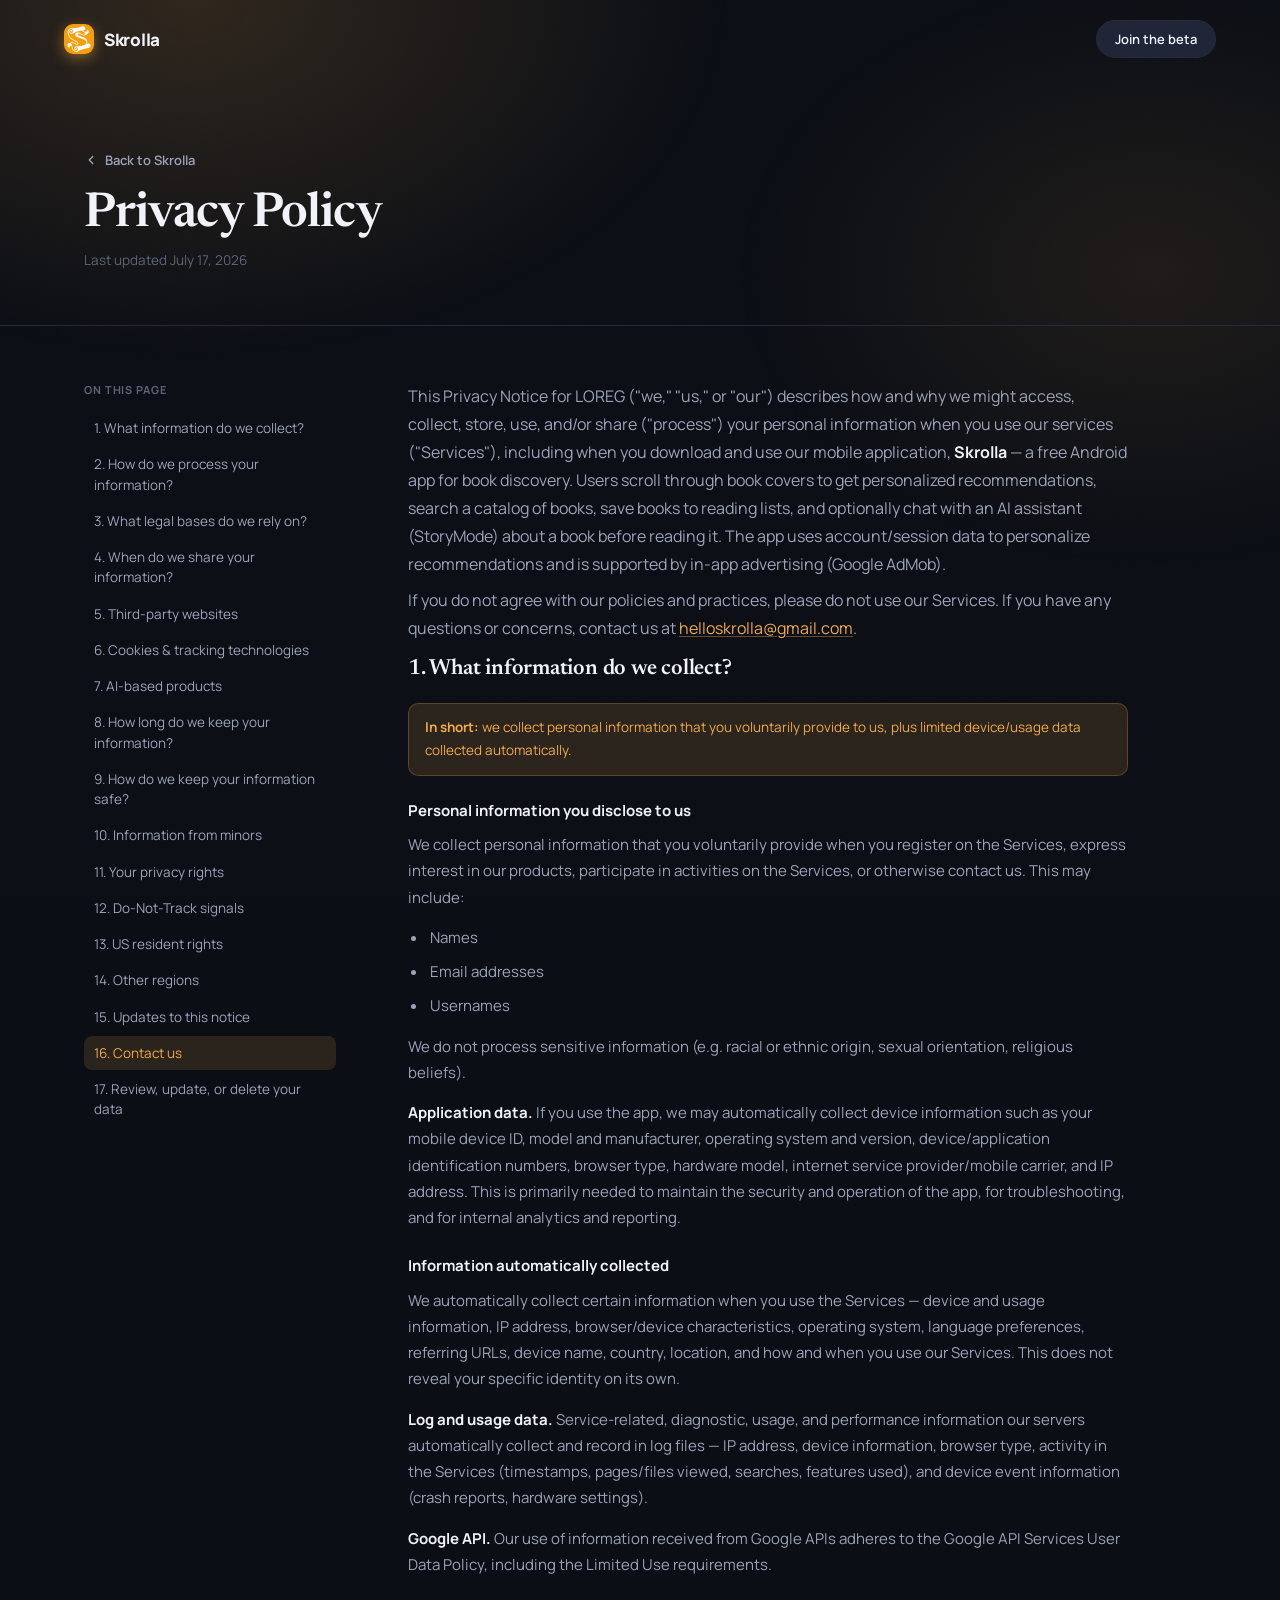
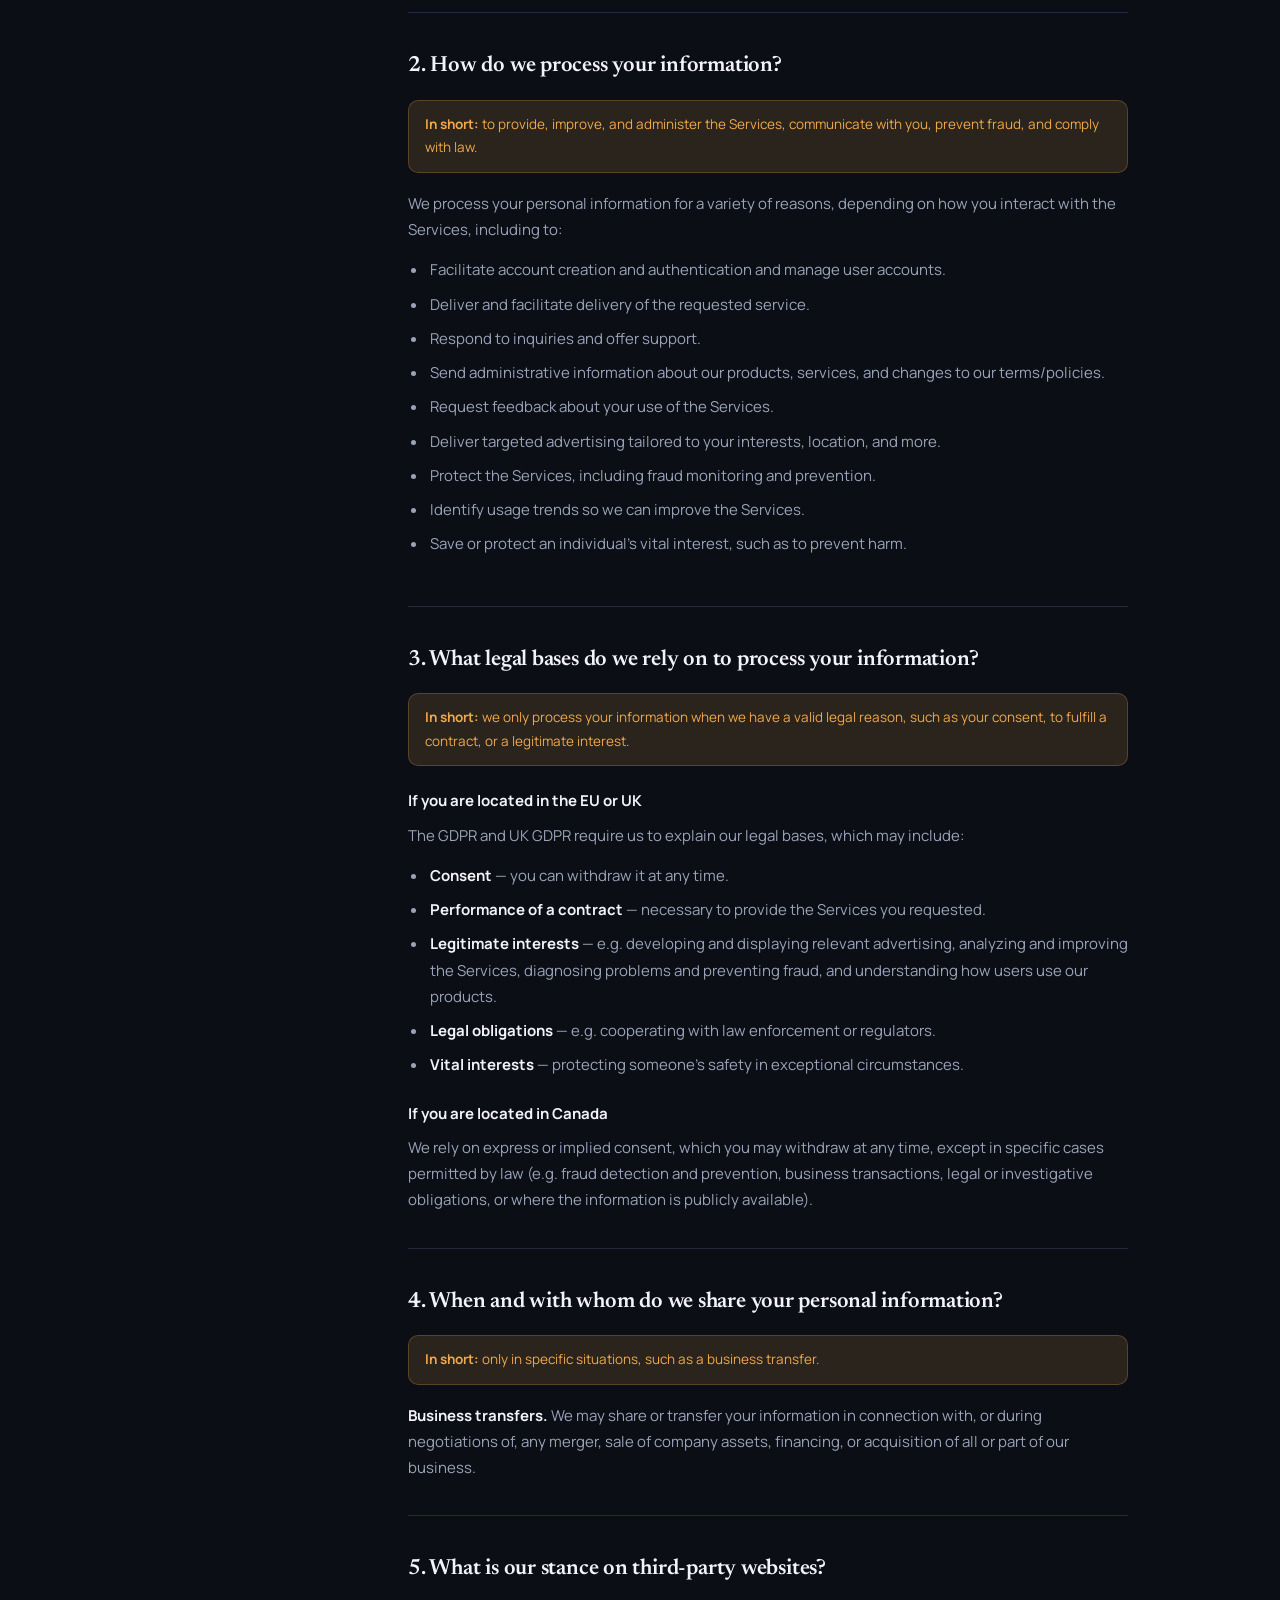
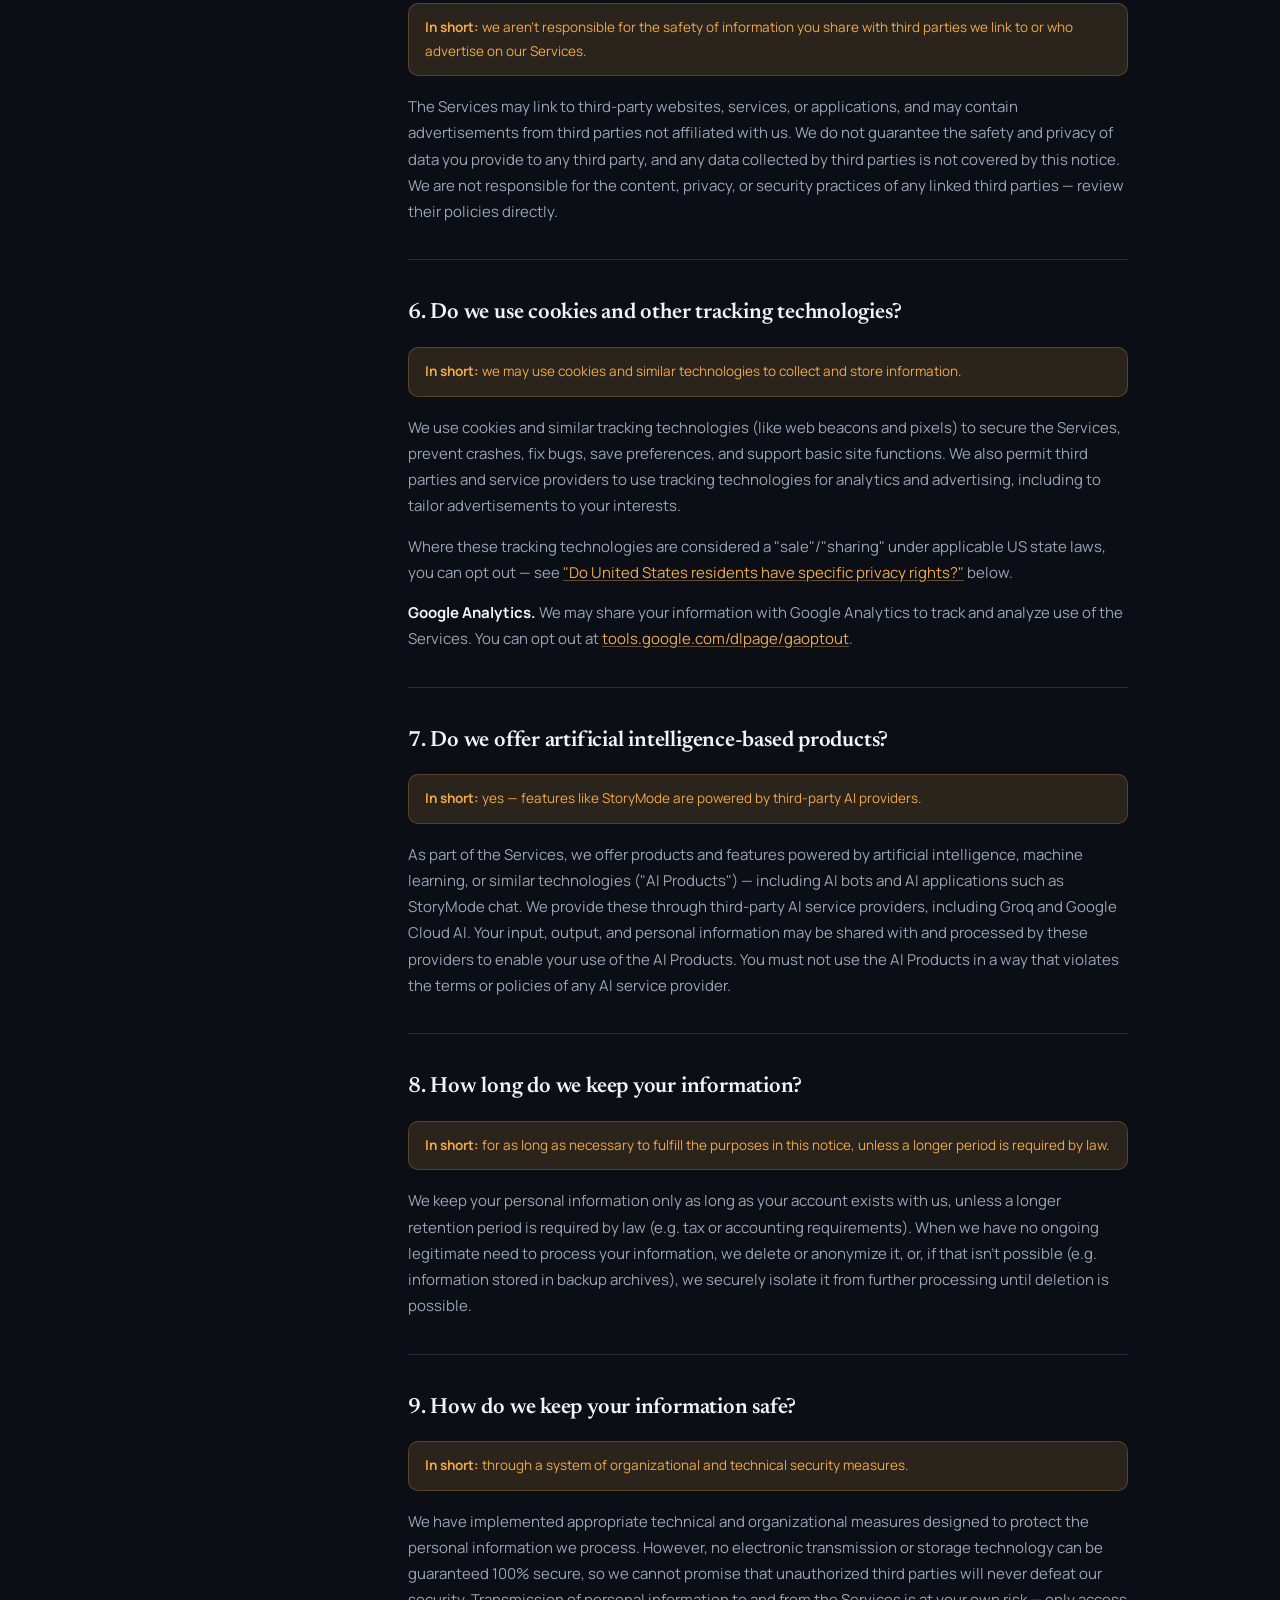
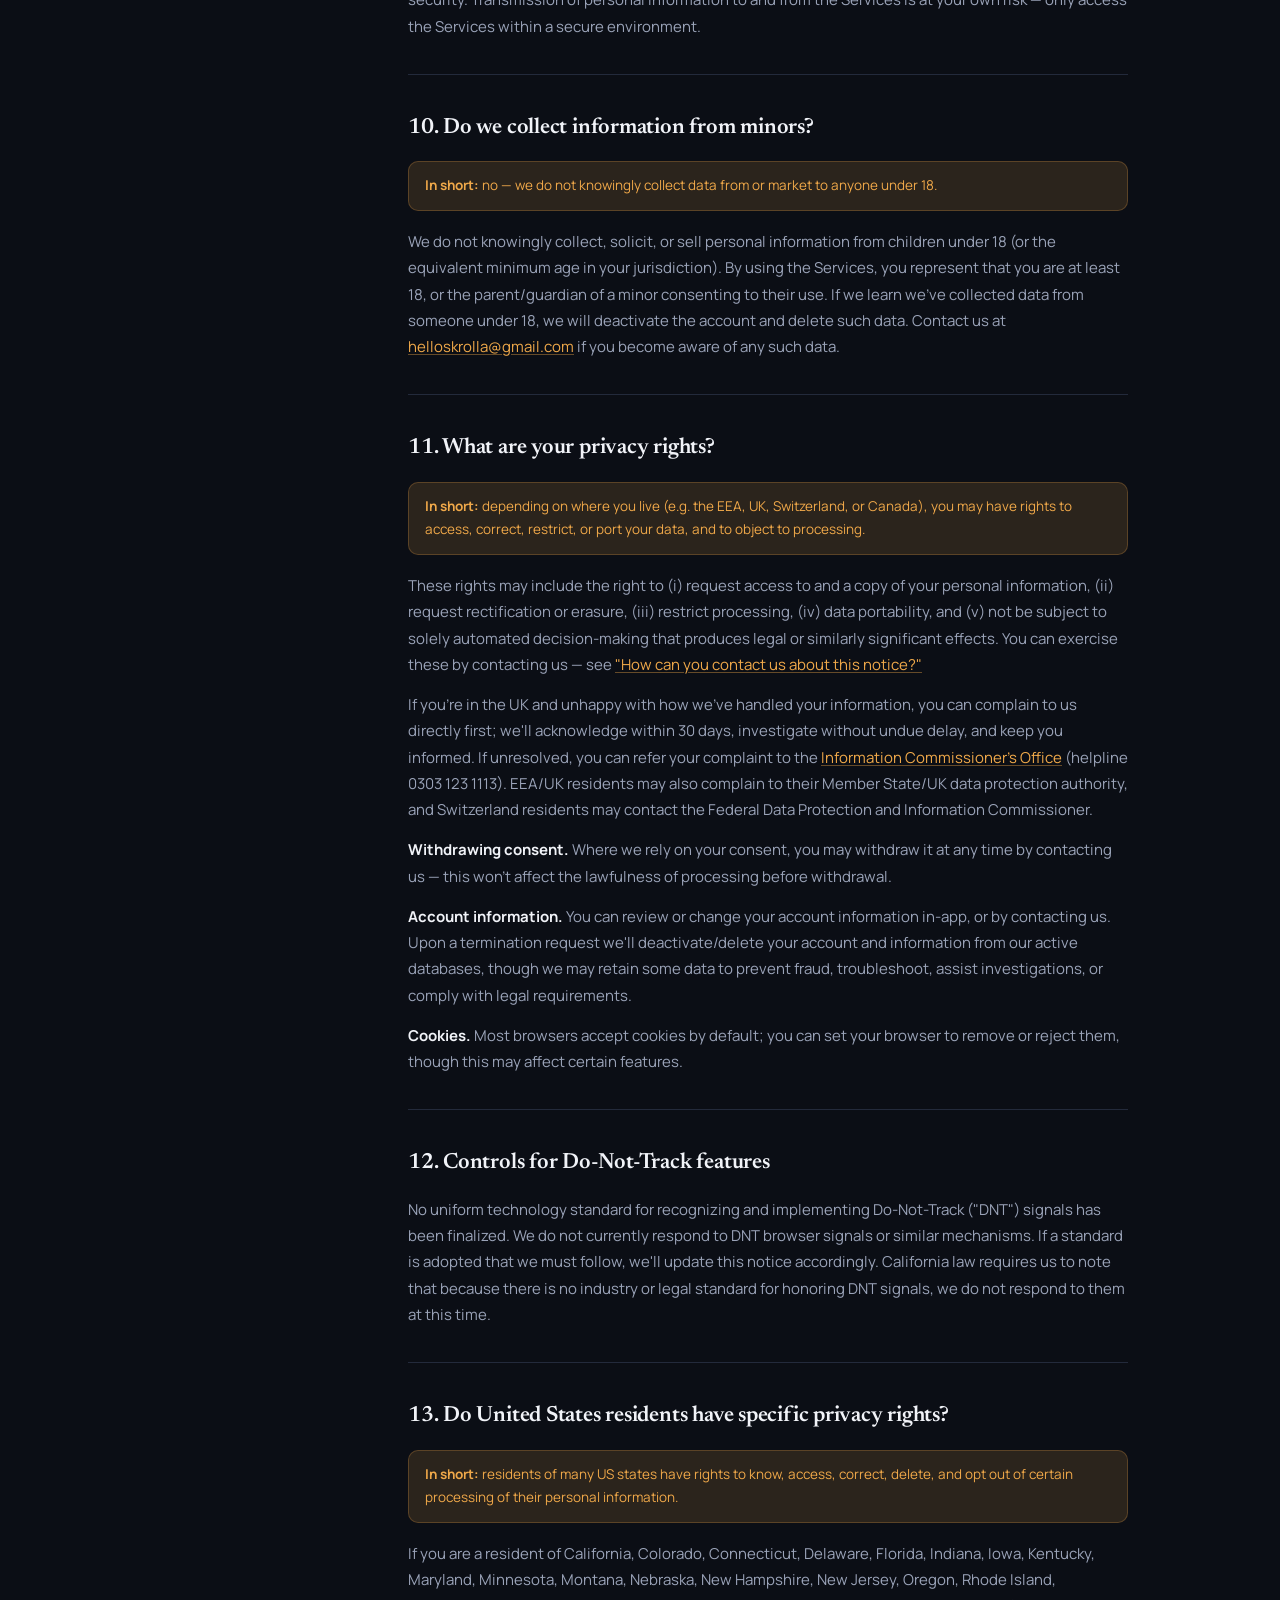
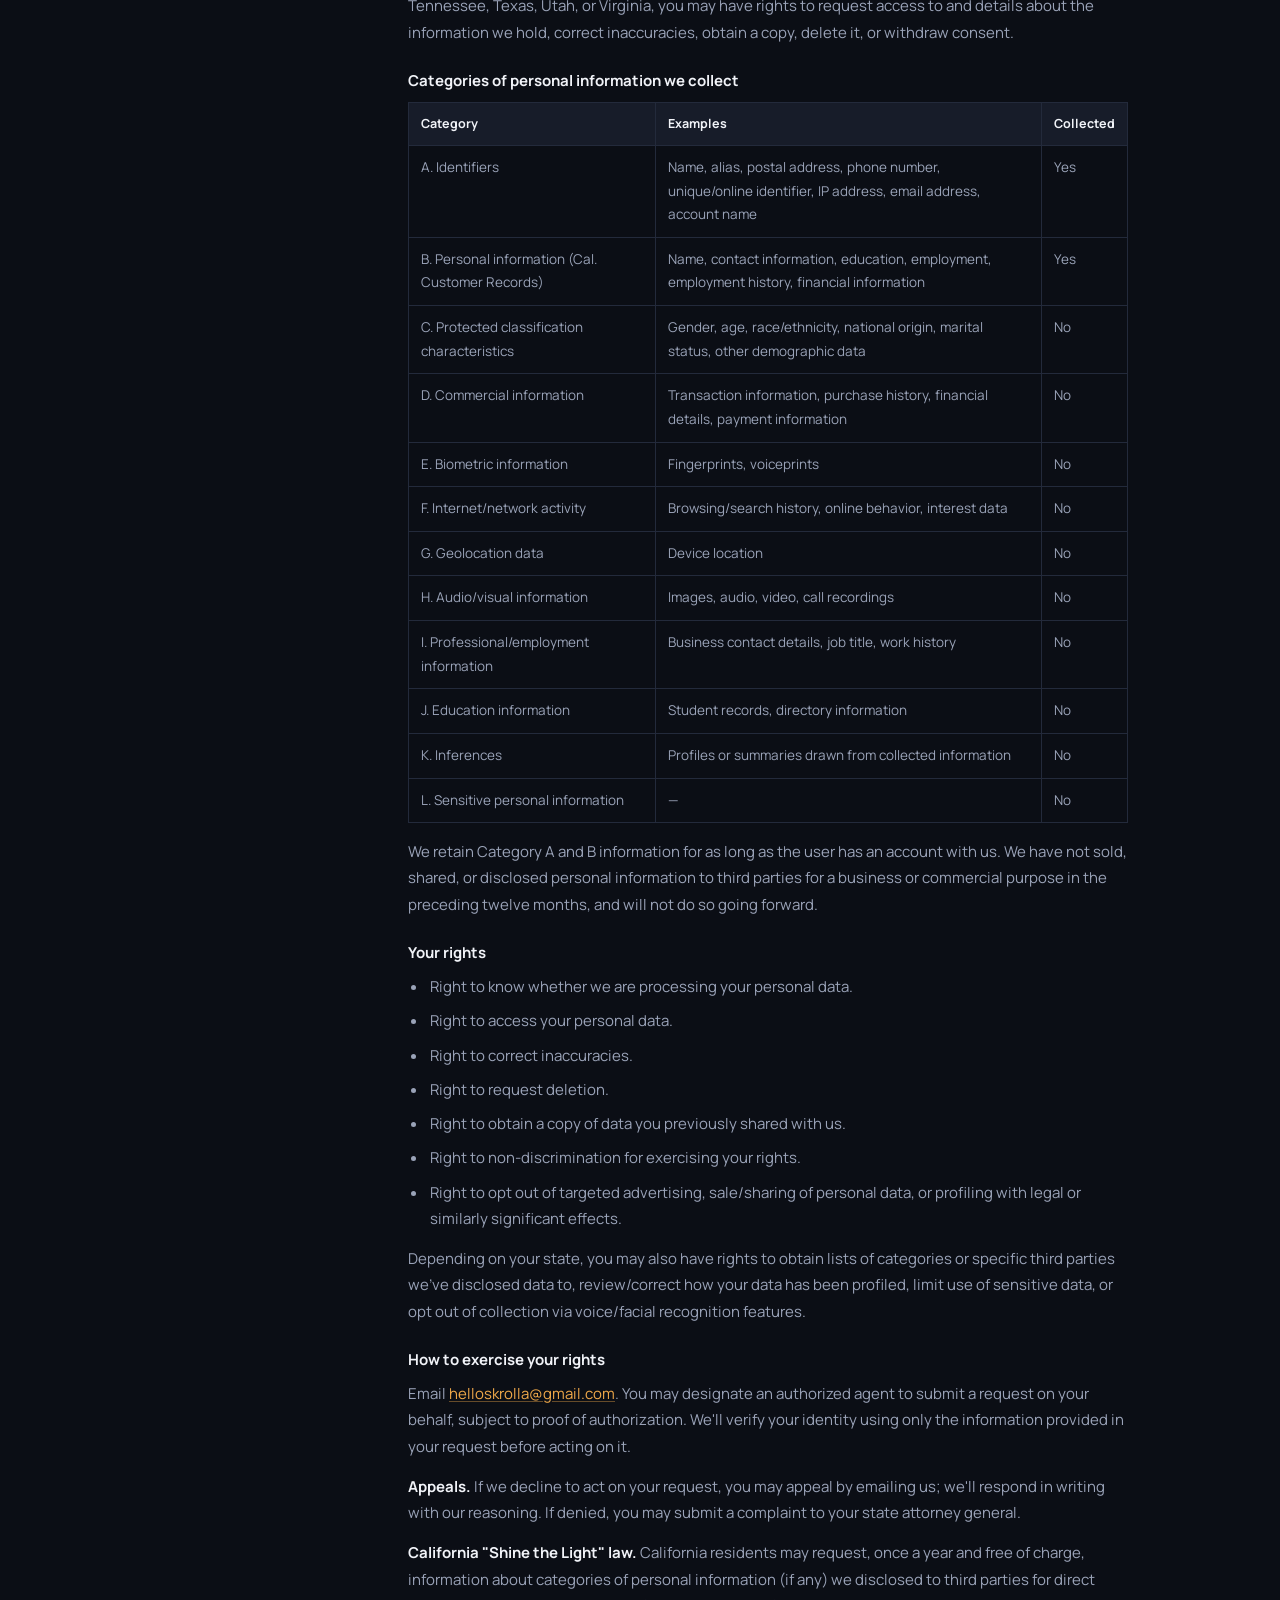
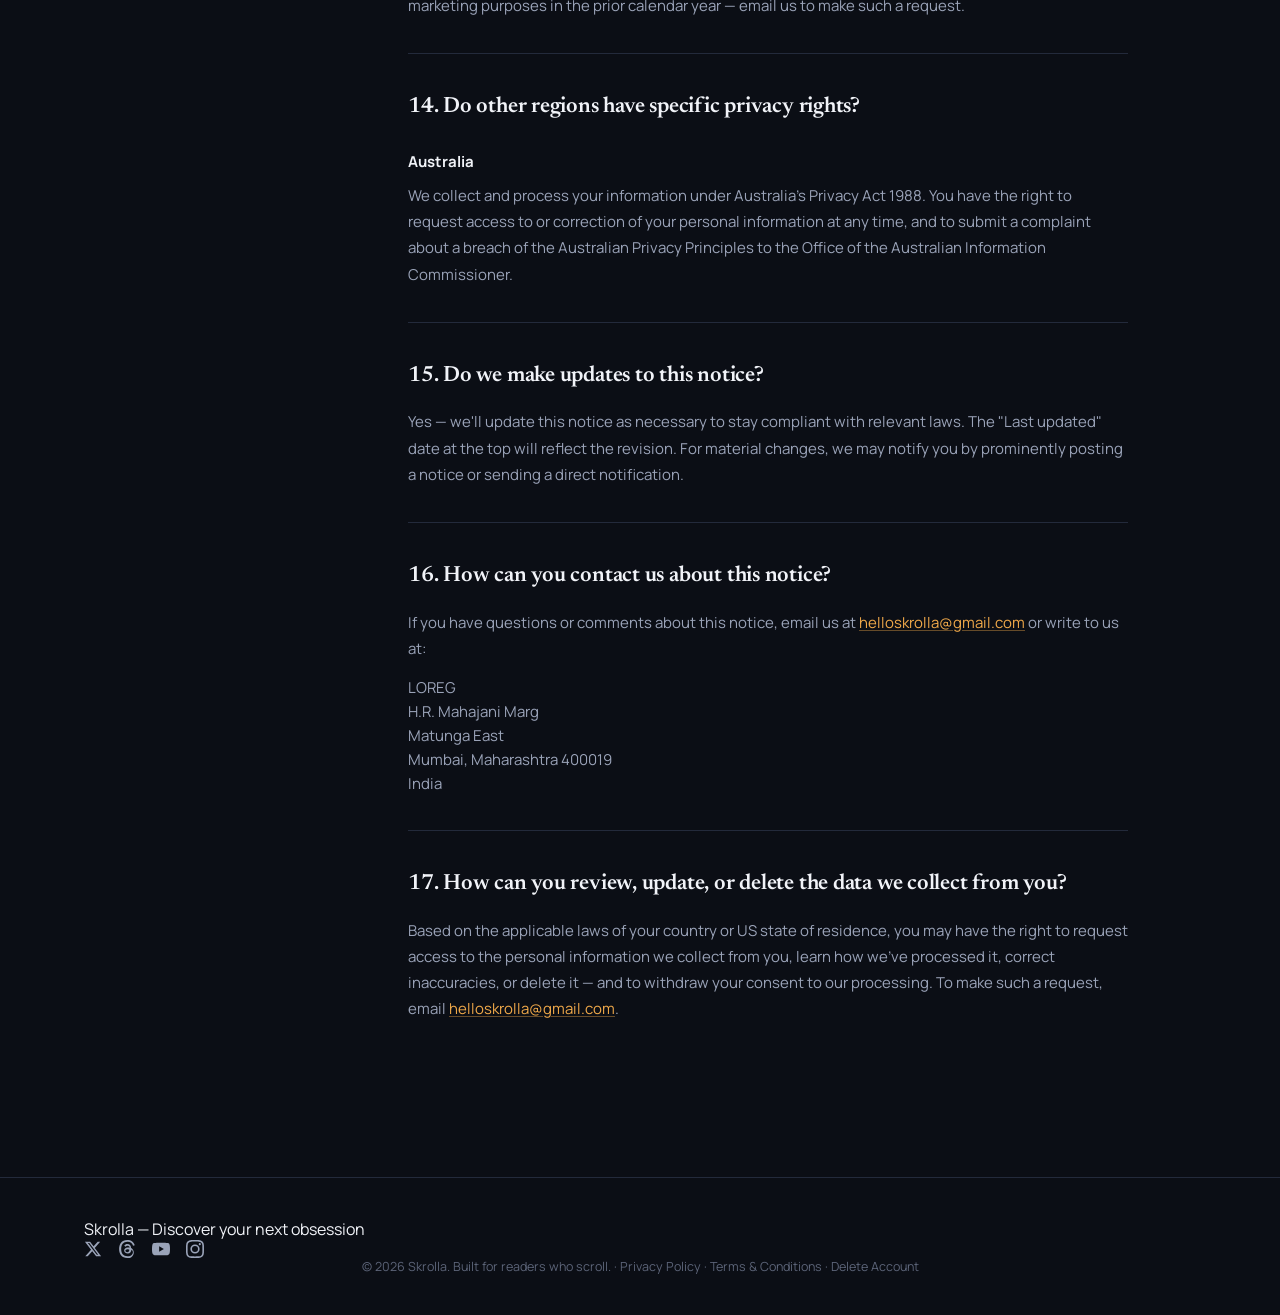
<file: privacy.html>
<!DOCTYPE html>
<html lang="en">
<head>
<meta charset="UTF-8">
<meta name="viewport" content="width=device-width, initial-scale=1.0, viewport-fit=cover">
<title>Privacy Policy — Skrolla</title>
<meta name="description" content="How Skrolla collects, uses, and protects your personal information.">
<link rel="preconnect" href="https://fonts.googleapis.com">
<link rel="preconnect" href="https://fonts.gstatic.com" crossorigin>
<link href="https://fonts.googleapis.com/css2?family=Manrope:wght@400;500;600;700;800&family=Newsreader:opsz,wght@6..72,500;6..72,600&display=swap" rel="stylesheet">
<link rel="stylesheet" href="css/style.css">
<link rel="icon" type="image/svg+xml" href="images/Logo-Final-v2/combined-bg-fg.svg">
<link rel="apple-touch-icon" href="images/Logo-Final-v2/combined-bg-fg.png">
</head>
<body>

<div class="grain"></div>
<div class="ambient"></div>

<nav class="nav" id="nav">
  <a class="nav-logo" href="index.html">
    <span class="mark">
      <img src="images/Logo-Final-v2/combined-bg-fg.svg" alt="Skrolla logo">
    </span>
    Skrolla
  </a>
  <a href="index.html#join-beta" class="nav-cta">Join the beta</a>
</nav>

<header class="legal-header">
  <div class="wrap">
    <a href="index.html" class="legal-back">
      <svg width="14" height="14" viewBox="0 0 24 24" fill="none" stroke="currentColor" stroke-width="2.4" stroke-linecap="round" stroke-linejoin="round"><polyline points="15 18 9 12 15 6"/></svg>
      Back to Skrolla
    </a>
    <h1>Privacy Policy</h1>
    <div class="legal-updated">Last updated July 17, 2026</div>
  </div>
</header>

<section class="legal-body">
  <div class="wrap legal-grid">

    <aside class="legal-toc">
      <div class="legal-toc-label">On this page</div>
      <ol>
        <li><a href="#info-collect">1. What information do we collect?</a></li>
        <li><a href="#process-info">2. How do we process your information?</a></li>
        <li><a href="#legal-bases">3. What legal bases do we rely on?</a></li>
        <li><a href="#share-info">4. When do we share your information?</a></li>
        <li><a href="#third-party">5. Third-party websites</a></li>
        <li><a href="#cookies">6. Cookies &amp; tracking technologies</a></li>
        <li><a href="#ai-products">7. AI-based products</a></li>
        <li><a href="#info-retention">8. How long do we keep your information?</a></li>
        <li><a href="#info-safety">9. How do we keep your information safe?</a></li>
        <li><a href="#minors">10. Information from minors</a></li>
        <li><a href="#privacy-rights">11. Your privacy rights</a></li>
        <li><a href="#dnt">12. Do-Not-Track signals</a></li>
        <li><a href="#us-residents">13. US resident rights</a></li>
        <li><a href="#other-regions">14. Other regions</a></li>
        <li><a href="#policy-updates">15. Updates to this notice</a></li>
        <li><a href="#contact">16. Contact us</a></li>
        <li><a href="#review-data">17. Review, update, or delete your data</a></li>
      </ol>
    </aside>

    <article class="legal-content">
      <p class="legal-intro">
        This Privacy Notice for LOREG ("we," "us," or "our") describes how and why we
        might access, collect, store, use, and/or share ("process") your personal information
        when you use our services ("Services"), including when you download and use our mobile
        application, <strong>Skrolla</strong> — a free Android app for book discovery. Users
        scroll through book covers to get personalized recommendations, search a catalog of
        books, save books to reading lists, and optionally chat with an AI assistant (StoryMode)
        about a book before reading it. The app uses account/session data to personalize
        recommendations and is supported by in-app advertising (Google AdMob).
      </p>
      <p class="legal-intro">
        If you do not agree with our policies and practices, please do not use our Services. If
        you have any questions or concerns, contact us at
        <a class="legal-link" href="mailto:helloskrolla@gmail.com">helloskrolla@gmail.com</a>.
      </p>

      <section id="info-collect">
        <h2>1. What information do we collect?</h2>
        <div class="legal-tldr"><b>In short:</b> we collect personal information that you voluntarily provide to us, plus limited device/usage data collected automatically.</div>
        <h3>Personal information you disclose to us</h3>
        <p>We collect personal information that you voluntarily provide when you register on the Services, express interest in our products, participate in activities on the Services, or otherwise contact us. This may include:</p>
        <ul>
          <li>Names</li>
          <li>Email addresses</li>
          <li>Usernames</li>
        </ul>
        <p>We do not process sensitive information (e.g. racial or ethnic origin, sexual orientation, religious beliefs).</p>
        <p><strong>Application data.</strong> If you use the app, we may automatically collect device information such as your mobile device ID, model and manufacturer, operating system and version, device/application identification numbers, browser type, hardware model, internet service provider/mobile carrier, and IP address. This is primarily needed to maintain the security and operation of the app, for troubleshooting, and for internal analytics and reporting.</p>
        <h3>Information automatically collected</h3>
        <p>We automatically collect certain information when you use the Services — device and usage information, IP address, browser/device characteristics, operating system, language preferences, referring URLs, device name, country, location, and how and when you use our Services. This does not reveal your specific identity on its own.</p>
        <p><strong>Log and usage data.</strong> Service-related, diagnostic, usage, and performance information our servers automatically collect and record in log files — IP address, device information, browser type, activity in the Services (timestamps, pages/files viewed, searches, features used), and device event information (crash reports, hardware settings).</p>
        <p><strong>Google API.</strong> Our use of information received from Google APIs adheres to the Google API Services User Data Policy, including the Limited Use requirements.</p>
      </section>

      <section id="process-info">
        <h2>2. How do we process your information?</h2>
        <div class="legal-tldr"><b>In short:</b> to provide, improve, and administer the Services, communicate with you, prevent fraud, and comply with law.</div>
        <p>We process your personal information for a variety of reasons, depending on how you interact with the Services, including to:</p>
        <ul>
          <li>Facilitate account creation and authentication and manage user accounts.</li>
          <li>Deliver and facilitate delivery of the requested service.</li>
          <li>Respond to inquiries and offer support.</li>
          <li>Send administrative information about our products, services, and changes to our terms/policies.</li>
          <li>Request feedback about your use of the Services.</li>
          <li>Deliver targeted advertising tailored to your interests, location, and more.</li>
          <li>Protect the Services, including fraud monitoring and prevention.</li>
          <li>Identify usage trends so we can improve the Services.</li>
          <li>Save or protect an individual's vital interest, such as to prevent harm.</li>
        </ul>
      </section>

      <section id="legal-bases">
        <h2>3. What legal bases do we rely on to process your information?</h2>
        <div class="legal-tldr"><b>In short:</b> we only process your information when we have a valid legal reason, such as your consent, to fulfill a contract, or a legitimate interest.</div>
        <h3>If you are located in the EU or UK</h3>
        <p>The GDPR and UK GDPR require us to explain our legal bases, which may include:</p>
        <ul>
          <li><strong>Consent</strong> — you can withdraw it at any time.</li>
          <li><strong>Performance of a contract</strong> — necessary to provide the Services you requested.</li>
          <li><strong>Legitimate interests</strong> — e.g. developing and displaying relevant advertising, analyzing and improving the Services, diagnosing problems and preventing fraud, and understanding how users use our products.</li>
          <li><strong>Legal obligations</strong> — e.g. cooperating with law enforcement or regulators.</li>
          <li><strong>Vital interests</strong> — protecting someone's safety in exceptional circumstances.</li>
        </ul>
        <h3>If you are located in Canada</h3>
        <p>We rely on express or implied consent, which you may withdraw at any time, except in specific cases permitted by law (e.g. fraud detection and prevention, business transactions, legal or investigative obligations, or where the information is publicly available).</p>
      </section>

      <section id="share-info">
        <h2>4. When and with whom do we share your personal information?</h2>
        <div class="legal-tldr"><b>In short:</b> only in specific situations, such as a business transfer.</div>
        <p><strong>Business transfers.</strong> We may share or transfer your information in connection with, or during negotiations of, any merger, sale of company assets, financing, or acquisition of all or part of our business.</p>
      </section>

      <section id="third-party">
        <h2>5. What is our stance on third-party websites?</h2>
        <div class="legal-tldr"><b>In short:</b> we aren't responsible for the safety of information you share with third parties we link to or who advertise on our Services.</div>
        <p>The Services may link to third-party websites, services, or applications, and may contain advertisements from third parties not affiliated with us. We do not guarantee the safety and privacy of data you provide to any third party, and any data collected by third parties is not covered by this notice. We are not responsible for the content, privacy, or security practices of any linked third parties — review their policies directly.</p>
      </section>

      <section id="cookies">
        <h2>6. Do we use cookies and other tracking technologies?</h2>
        <div class="legal-tldr"><b>In short:</b> we may use cookies and similar technologies to collect and store information.</div>
        <p>We use cookies and similar tracking technologies (like web beacons and pixels) to secure the Services, prevent crashes, fix bugs, save preferences, and support basic site functions. We also permit third parties and service providers to use tracking technologies for analytics and advertising, including to tailor advertisements to your interests.</p>
        <p>Where these tracking technologies are considered a "sale"/"sharing" under applicable US state laws, you can opt out — see <a class="legal-link" href="#us-residents">"Do United States residents have specific privacy rights?"</a> below.</p>
        <p><strong>Google Analytics.</strong> We may share your information with Google Analytics to track and analyze use of the Services. You can opt out at <a class="legal-link" href="https://tools.google.com/dlpage/gaoptout" target="_blank" rel="noopener">tools.google.com/dlpage/gaoptout</a>.</p>
      </section>

      <section id="ai-products">
        <h2>7. Do we offer artificial intelligence-based products?</h2>
        <div class="legal-tldr"><b>In short:</b> yes — features like StoryMode are powered by third-party AI providers.</div>
        <p>As part of the Services, we offer products and features powered by artificial intelligence, machine learning, or similar technologies ("AI Products") — including AI bots and AI applications such as StoryMode chat. We provide these through third-party AI service providers, including Groq and Google Cloud AI. Your input, output, and personal information may be shared with and processed by these providers to enable your use of the AI Products. You must not use the AI Products in a way that violates the terms or policies of any AI service provider.</p>
      </section>

      <section id="info-retention">
        <h2>8. How long do we keep your information?</h2>
        <div class="legal-tldr"><b>In short:</b> for as long as necessary to fulfill the purposes in this notice, unless a longer period is required by law.</div>
        <p>We keep your personal information only as long as your account exists with us, unless a longer retention period is required by law (e.g. tax or accounting requirements). When we have no ongoing legitimate need to process your information, we delete or anonymize it, or, if that isn't possible (e.g. information stored in backup archives), we securely isolate it from further processing until deletion is possible.</p>
      </section>

      <section id="info-safety">
        <h2>9. How do we keep your information safe?</h2>
        <div class="legal-tldr"><b>In short:</b> through a system of organizational and technical security measures.</div>
        <p>We have implemented appropriate technical and organizational measures designed to protect the personal information we process. However, no electronic transmission or storage technology can be guaranteed 100% secure, so we cannot promise that unauthorized third parties will never defeat our security. Transmission of personal information to and from the Services is at your own risk — only access the Services within a secure environment.</p>
      </section>

      <section id="minors">
        <h2>10. Do we collect information from minors?</h2>
        <div class="legal-tldr"><b>In short:</b> no — we do not knowingly collect data from or market to anyone under 18.</div>
        <p>We do not knowingly collect, solicit, or sell personal information from children under 18 (or the equivalent minimum age in your jurisdiction). By using the Services, you represent that you are at least 18, or the parent/guardian of a minor consenting to their use. If we learn we've collected data from someone under 18, we will deactivate the account and delete such data. Contact us at <a class="legal-link" href="mailto:helloskrolla@gmail.com">helloskrolla@gmail.com</a> if you become aware of any such data.</p>
      </section>

      <section id="privacy-rights">
        <h2>11. What are your privacy rights?</h2>
        <div class="legal-tldr"><b>In short:</b> depending on where you live (e.g. the EEA, UK, Switzerland, or Canada), you may have rights to access, correct, restrict, or port your data, and to object to processing.</div>
        <p>These rights may include the right to (i) request access to and a copy of your personal information, (ii) request rectification or erasure, (iii) restrict processing, (iv) data portability, and (v) not be subject to solely automated decision-making that produces legal or similarly significant effects. You can exercise these by contacting us — see <a class="legal-link" href="#contact">"How can you contact us about this notice?"</a></p>
        <p>If you're in the UK and unhappy with how we've handled your information, you can complain to us directly first; we'll acknowledge within 30 days, investigate without undue delay, and keep you informed. If unresolved, you can refer your complaint to the <a class="legal-link" href="https://ico.org.uk/make-a-complaint" target="_blank" rel="noopener">Information Commissioner's Office</a> (helpline 0303 123 1113). EEA/UK residents may also complain to their Member State/UK data protection authority, and Switzerland residents may contact the Federal Data Protection and Information Commissioner.</p>
        <p><strong>Withdrawing consent.</strong> Where we rely on your consent, you may withdraw it at any time by contacting us — this won't affect the lawfulness of processing before withdrawal.</p>
        <p><strong>Account information.</strong> You can review or change your account information in-app, or by contacting us. Upon a termination request we'll deactivate/delete your account and information from our active databases, though we may retain some data to prevent fraud, troubleshoot, assist investigations, or comply with legal requirements.</p>
        <p><strong>Cookies.</strong> Most browsers accept cookies by default; you can set your browser to remove or reject them, though this may affect certain features.</p>
      </section>

      <section id="dnt">
        <h2>12. Controls for Do-Not-Track features</h2>
        <p>No uniform technology standard for recognizing and implementing Do-Not-Track ("DNT") signals has been finalized. We do not currently respond to DNT browser signals or similar mechanisms. If a standard is adopted that we must follow, we'll update this notice accordingly. California law requires us to note that because there is no industry or legal standard for honoring DNT signals, we do not respond to them at this time.</p>
      </section>

      <section id="us-residents">
        <h2>13. Do United States residents have specific privacy rights?</h2>
        <div class="legal-tldr"><b>In short:</b> residents of many US states have rights to know, access, correct, delete, and opt out of certain processing of their personal information.</div>
        <p>If you are a resident of California, Colorado, Connecticut, Delaware, Florida, Indiana, Iowa, Kentucky, Maryland, Minnesota, Montana, Nebraska, New Hampshire, New Jersey, Oregon, Rhode Island, Tennessee, Texas, Utah, or Virginia, you may have rights to request access to and details about the information we hold, correct inaccuracies, obtain a copy, delete it, or withdraw consent.</p>
        <h3>Categories of personal information we collect</h3>
        <div style="overflow-x:auto">
        <table>
          <thead><tr><th>Category</th><th>Examples</th><th>Collected</th></tr></thead>
          <tbody>
            <tr><td>A. Identifiers</td><td>Name, alias, postal address, phone number, unique/online identifier, IP address, email address, account name</td><td>Yes</td></tr>
            <tr><td>B. Personal information (Cal. Customer Records)</td><td>Name, contact information, education, employment, employment history, financial information</td><td>Yes</td></tr>
            <tr><td>C. Protected classification characteristics</td><td>Gender, age, race/ethnicity, national origin, marital status, other demographic data</td><td>No</td></tr>
            <tr><td>D. Commercial information</td><td>Transaction information, purchase history, financial details, payment information</td><td>No</td></tr>
            <tr><td>E. Biometric information</td><td>Fingerprints, voiceprints</td><td>No</td></tr>
            <tr><td>F. Internet/network activity</td><td>Browsing/search history, online behavior, interest data</td><td>No</td></tr>
            <tr><td>G. Geolocation data</td><td>Device location</td><td>No</td></tr>
            <tr><td>H. Audio/visual information</td><td>Images, audio, video, call recordings</td><td>No</td></tr>
            <tr><td>I. Professional/employment information</td><td>Business contact details, job title, work history</td><td>No</td></tr>
            <tr><td>J. Education information</td><td>Student records, directory information</td><td>No</td></tr>
            <tr><td>K. Inferences</td><td>Profiles or summaries drawn from collected information</td><td>No</td></tr>
            <tr><td>L. Sensitive personal information</td><td>—</td><td>No</td></tr>
          </tbody>
        </table>
        </div>
        <p>We retain Category A and B information for as long as the user has an account with us. We have not sold, shared, or disclosed personal information to third parties for a business or commercial purpose in the preceding twelve months, and will not do so going forward.</p>
        <h3>Your rights</h3>
        <ul>
          <li>Right to know whether we are processing your personal data.</li>
          <li>Right to access your personal data.</li>
          <li>Right to correct inaccuracies.</li>
          <li>Right to request deletion.</li>
          <li>Right to obtain a copy of data you previously shared with us.</li>
          <li>Right to non-discrimination for exercising your rights.</li>
          <li>Right to opt out of targeted advertising, sale/sharing of personal data, or profiling with legal or similarly significant effects.</li>
        </ul>
        <p>Depending on your state, you may also have rights to obtain lists of categories or specific third parties we've disclosed data to, review/correct how your data has been profiled, limit use of sensitive data, or opt out of collection via voice/facial recognition features.</p>
        <h3>How to exercise your rights</h3>
        <p>Email <a class="legal-link" href="mailto:helloskrolla@gmail.com">helloskrolla@gmail.com</a>. You may designate an authorized agent to submit a request on your behalf, subject to proof of authorization. We'll verify your identity using only the information provided in your request before acting on it.</p>
        <p><strong>Appeals.</strong> If we decline to act on your request, you may appeal by emailing us; we'll respond in writing with our reasoning. If denied, you may submit a complaint to your state attorney general.</p>
        <p><strong>California "Shine the Light" law.</strong> California residents may request, once a year and free of charge, information about categories of personal information (if any) we disclosed to third parties for direct marketing purposes in the prior calendar year — email us to make such a request.</p>
      </section>

      <section id="other-regions">
        <h2>14. Do other regions have specific privacy rights?</h2>
        <h3>Australia</h3>
        <p>We collect and process your information under Australia's Privacy Act 1988. You have the right to request access to or correction of your personal information at any time, and to submit a complaint about a breach of the Australian Privacy Principles to the Office of the Australian Information Commissioner.</p>
      </section>

      <section id="policy-updates">
        <h2>15. Do we make updates to this notice?</h2>
        <p>Yes — we'll update this notice as necessary to stay compliant with relevant laws. The "Last updated" date at the top will reflect the revision. For material changes, we may notify you by prominently posting a notice or sending a direct notification.</p>
      </section>

      <section id="contact">
        <h2>16. How can you contact us about this notice?</h2>
        <p>If you have questions or comments about this notice, email us at <a class="legal-link" href="mailto:helloskrolla@gmail.com">helloskrolla@gmail.com</a> or write to us at:</p>
        <address class="legal-address">
          LOREG<br>
          H.R. Mahajani Marg<br>
          Matunga East<br>
          Mumbai, Maharashtra 400019<br>
          India
        </address>
      </section>

      <section id="review-data">
        <h2>17. How can you review, update, or delete the data we collect from you?</h2>
        <p>Based on the applicable laws of your country or US state of residence, you may have the right to request access to the personal information we collect from you, learn how we've processed it, correct inaccuracies, or delete it — and to withdraw your consent to our processing. To make such a request, email <a class="legal-link" href="mailto:helloskrolla@gmail.com">helloskrolla@gmail.com</a>.</p>
      </section>

    </article>
  </div>
</section>

<footer>
  <div class="wrap footer-row">
    <a class="fmark" href="index.html"><span class="dot"></span> Skrolla — Discover your next obsession</a>
    <div class="social-links">
      <a href="https://x.com/skrollabooks" target="_blank" rel="noopener" aria-label="Skrolla on X"><svg viewBox="0 0 24 24"><path d="M18.244 2.25h3.308l-7.227 8.26 8.502 11.24H16.17l-5.214-6.817L4.99 21.75H1.68l7.73-8.835L1.254 2.25H8.08l4.713 6.231zm-1.161 17.52h1.833L7.084 4.126H5.117z"/></svg></a>
      <a href="https://www.threads.com/@skrollabooks" target="_blank" rel="noopener" aria-label="Skrolla on Threads"><svg viewBox="0 0 24 24"><path d="M12.186 24h-.007c-3.581-.024-6.334-1.205-8.184-3.509C2.35 18.44 1.5 15.586 1.472 12.01v-.021c.028-3.573.879-6.428 2.523-8.481C5.845 1.205 8.598.024 12.179 0h.007c2.708.019 4.97.665 6.72 1.92 1.653 1.187 2.822 2.918 3.474 5.147l-2.276.665c-1.05-3.57-3.518-5.406-7.34-5.437-2.878.023-5.058.912-6.482 2.646-1.34 1.635-2.033 4.007-2.06 7.052v.014c.028 3.06.72 5.442 2.06 7.076 1.424 1.735 3.604 2.623 6.482 2.646 2.588-.019 4.3-.634 5.72-2.058 1.618-1.622 1.588-3.61 1.073-4.834-.302-.72-.844-1.318-1.573-1.762-.183 1.31-.6 2.354-1.244 3.111-.86 1.012-2.084 1.567-3.635 1.65-1.174.062-2.302-.213-3.176-.775-1.033-.663-1.634-1.68-1.694-2.865-.117-2.328 1.734-4.006 4.606-4.174a15.5 15.5 0 0 1 2.826.108c-.115-.686-.348-1.232-.696-1.626-.478-.542-1.216-.818-2.193-.824h-.028c-.788 0-1.856.218-2.535 1.253l-1.937-1.32c.91-1.38 2.395-2.141 4.184-2.141h.037c2.995.017 4.777 1.847 4.955 5.038.101.058.201.117.298.18 1.36.877 2.353 2.093 2.873 3.514.72 1.964.783 5.153-1.86 7.762-1.902 1.877-4.204 2.726-7.462 2.75zm1.176-11.803c-.24 0-.481.008-.727.024-1.75.11-2.849.972-2.788 2.194.062 1.25 1.336 1.833 2.561 1.766 1.117-.06 2.529-.51 2.767-3.293a10.9 10.9 0 0 0-1.813-.69z"/></svg></a>
      <a href="https://www.youtube.com/@skrollabooks" target="_blank" rel="noopener" aria-label="Skrolla on YouTube"><svg viewBox="0 0 24 24"><path d="M23.498 6.186a3.016 3.016 0 0 0-2.122-2.136C19.505 3.545 12 3.545 12 3.545s-7.505 0-9.377.505A3.017 3.017 0 0 0 .502 6.186C0 8.07 0 12 0 12s0 3.93.502 5.814a3.016 3.016 0 0 0 2.122 2.136c1.871.505 9.376.505 9.376.505s7.505 0 9.377-.505a3.015 3.015 0 0 0 2.122-2.136C24 15.93 24 12 24 12s0-3.93-.502-5.814zM9.545 15.568V8.432L15.818 12l-6.273 3.568z"/></svg></a>
      <a href="https://www.instagram.com/skrollabooks" target="_blank" rel="noopener" aria-label="Skrolla on Instagram"><svg viewBox="0 0 24 24"><path d="M12 2.163c3.204 0 3.584.012 4.85.07 3.252.148 4.771 1.691 4.919 4.919.058 1.265.069 1.645.069 4.849 0 3.205-.012 3.584-.069 4.849-.149 3.225-1.664 4.771-4.919 4.919-1.266.058-1.644.07-4.85.07-3.204 0-3.584-.012-4.849-.07-3.26-.149-4.771-1.699-4.919-4.92-.058-1.265-.07-1.644-.07-4.849 0-3.204.013-3.583.07-4.849.149-3.227 1.664-4.771 4.919-4.919 1.266-.057 1.645-.069 4.849-.069zm0-2.163c-3.259 0-3.667.014-4.947.072-4.358.2-6.78 2.618-6.98 6.98-.059 1.281-.073 1.689-.073 4.948 0 3.259.014 3.668.072 4.948.2 4.358 2.618 6.78 6.98 6.98 1.281.058 1.689.072 4.948.072 3.259 0 3.668-.014 4.948-.072 4.354-.2 6.782-2.618 6.979-6.98.059-1.28.073-1.689.073-4.948 0-3.259-.014-3.667-.072-4.947-.196-4.354-2.617-6.78-6.979-6.98-1.281-.059-1.69-.073-4.949-.073zM12 5.838a6.162 6.162 0 1 0 0 12.324 6.162 6.162 0 0 0 0-12.324zm0 10.162a4 4 0 1 1 0-8 4 4 0 0 1 0 8zm6.406-11.845a1.44 1.44 0 1 0 0 2.881 1.44 1.44 0 0 0 0-2.881z"/></svg></a>
    </div>
    <div class="fine">© 2026 Skrolla. Built for readers who scroll. · <a class="legal-link" href="privacy.html">Privacy Policy</a> · <a class="legal-link" href="terms.html">Terms &amp; Conditions</a> · <a class="legal-link" href="delete-account.html">Delete Account</a></div>
  </div>
</footer>

<script src="js/legal.js"></script>
</body>
</html>
</file>
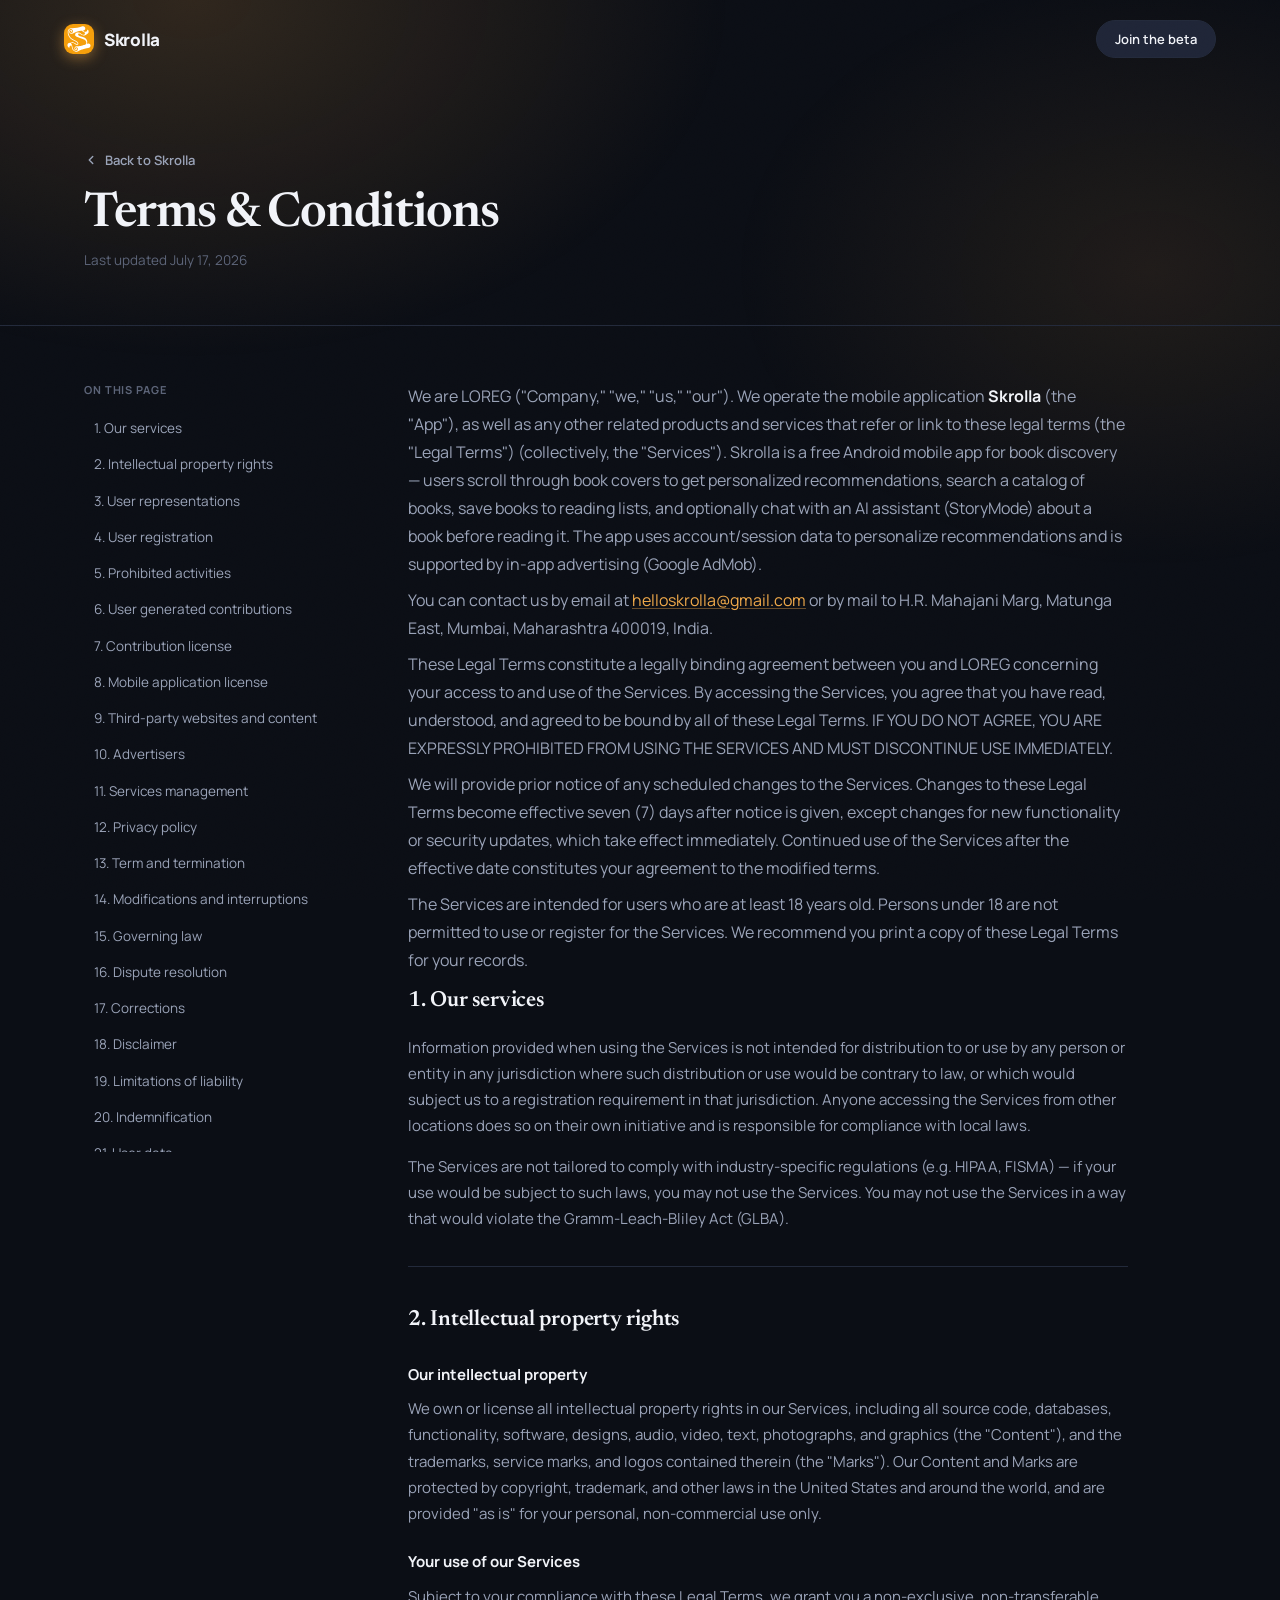
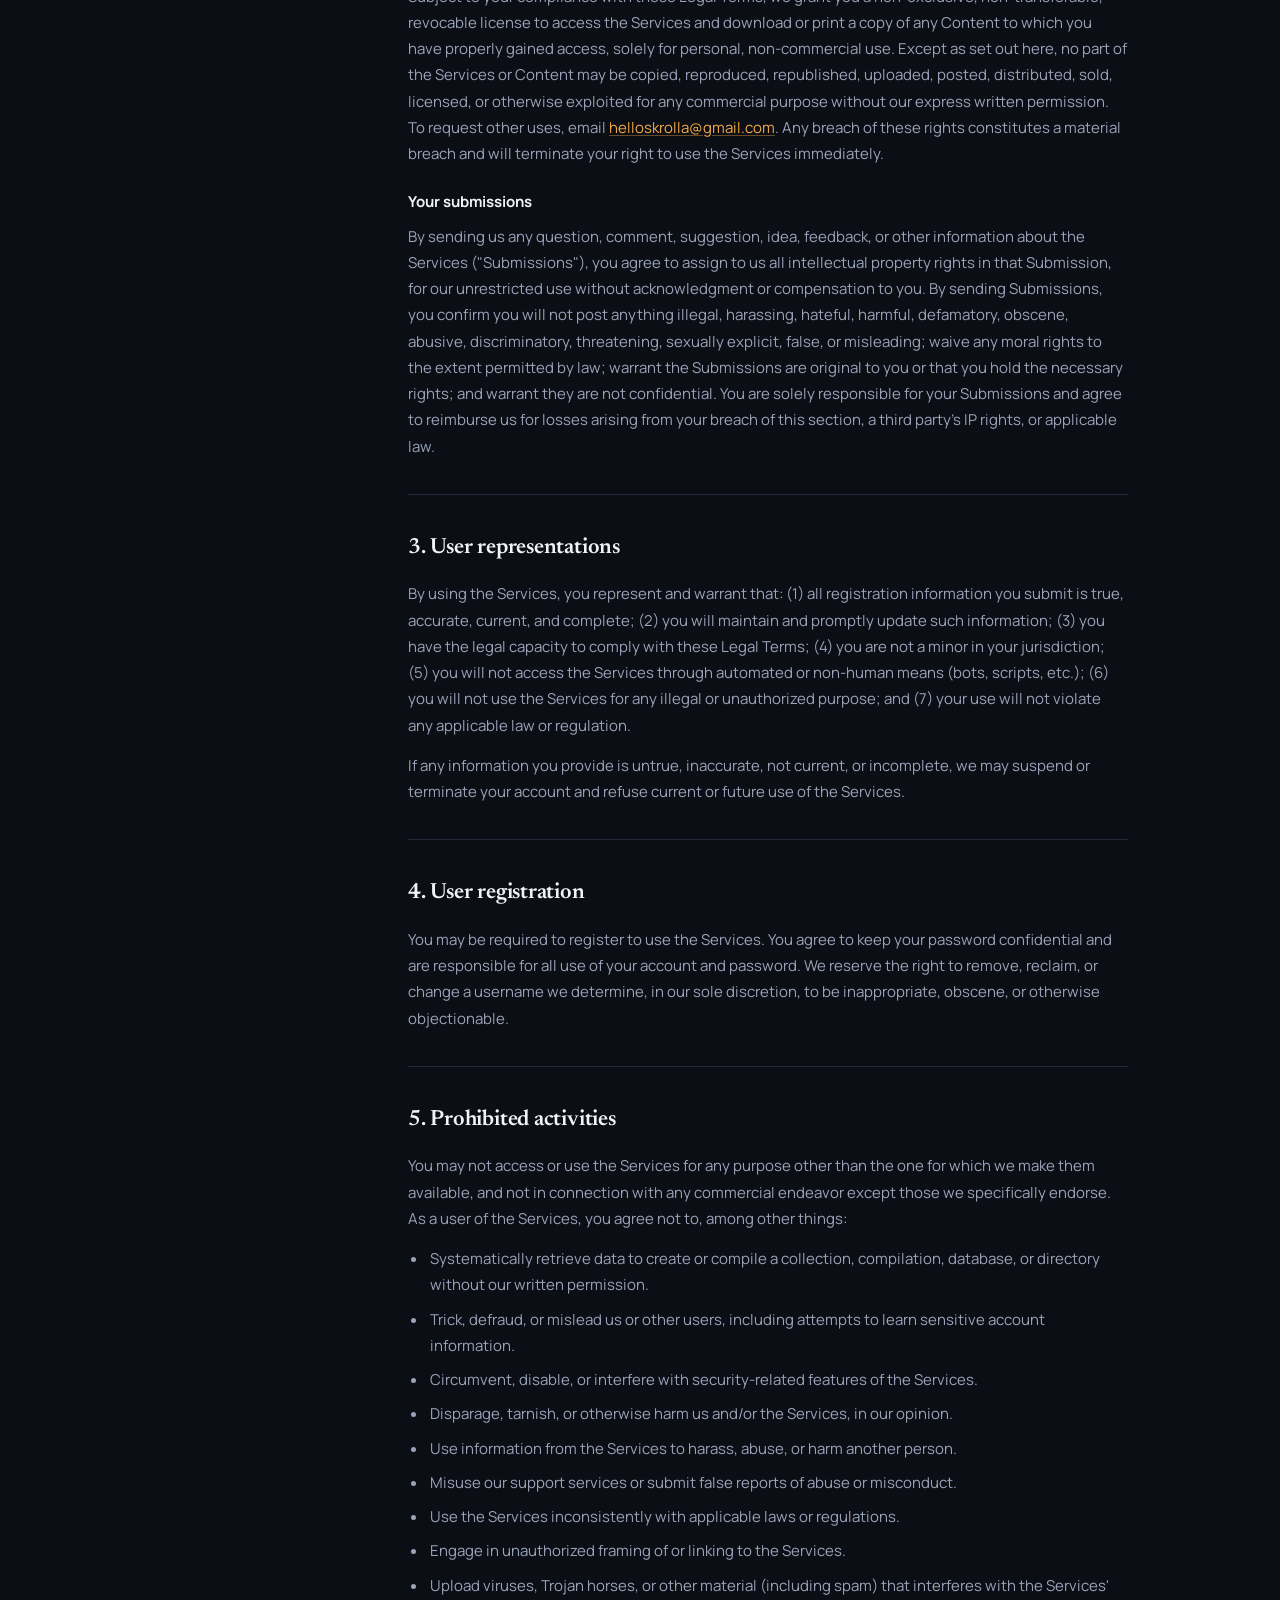
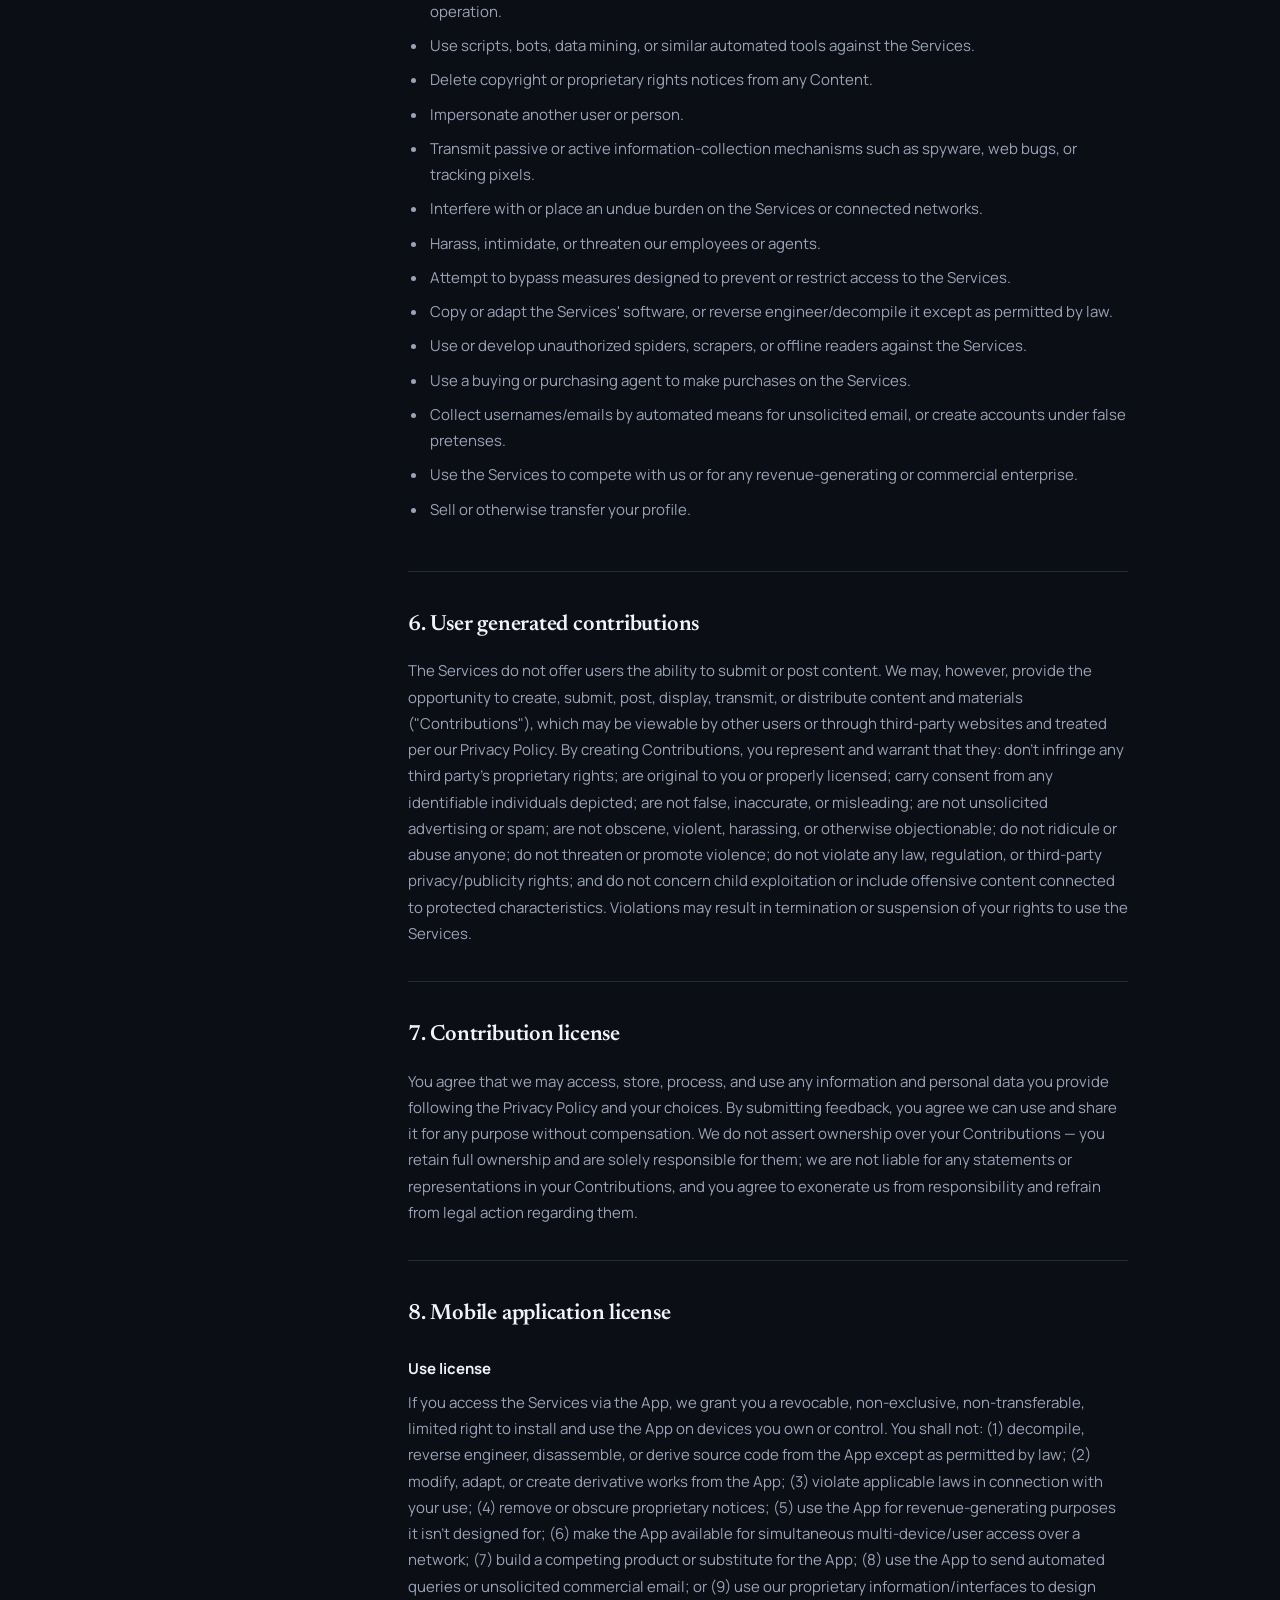
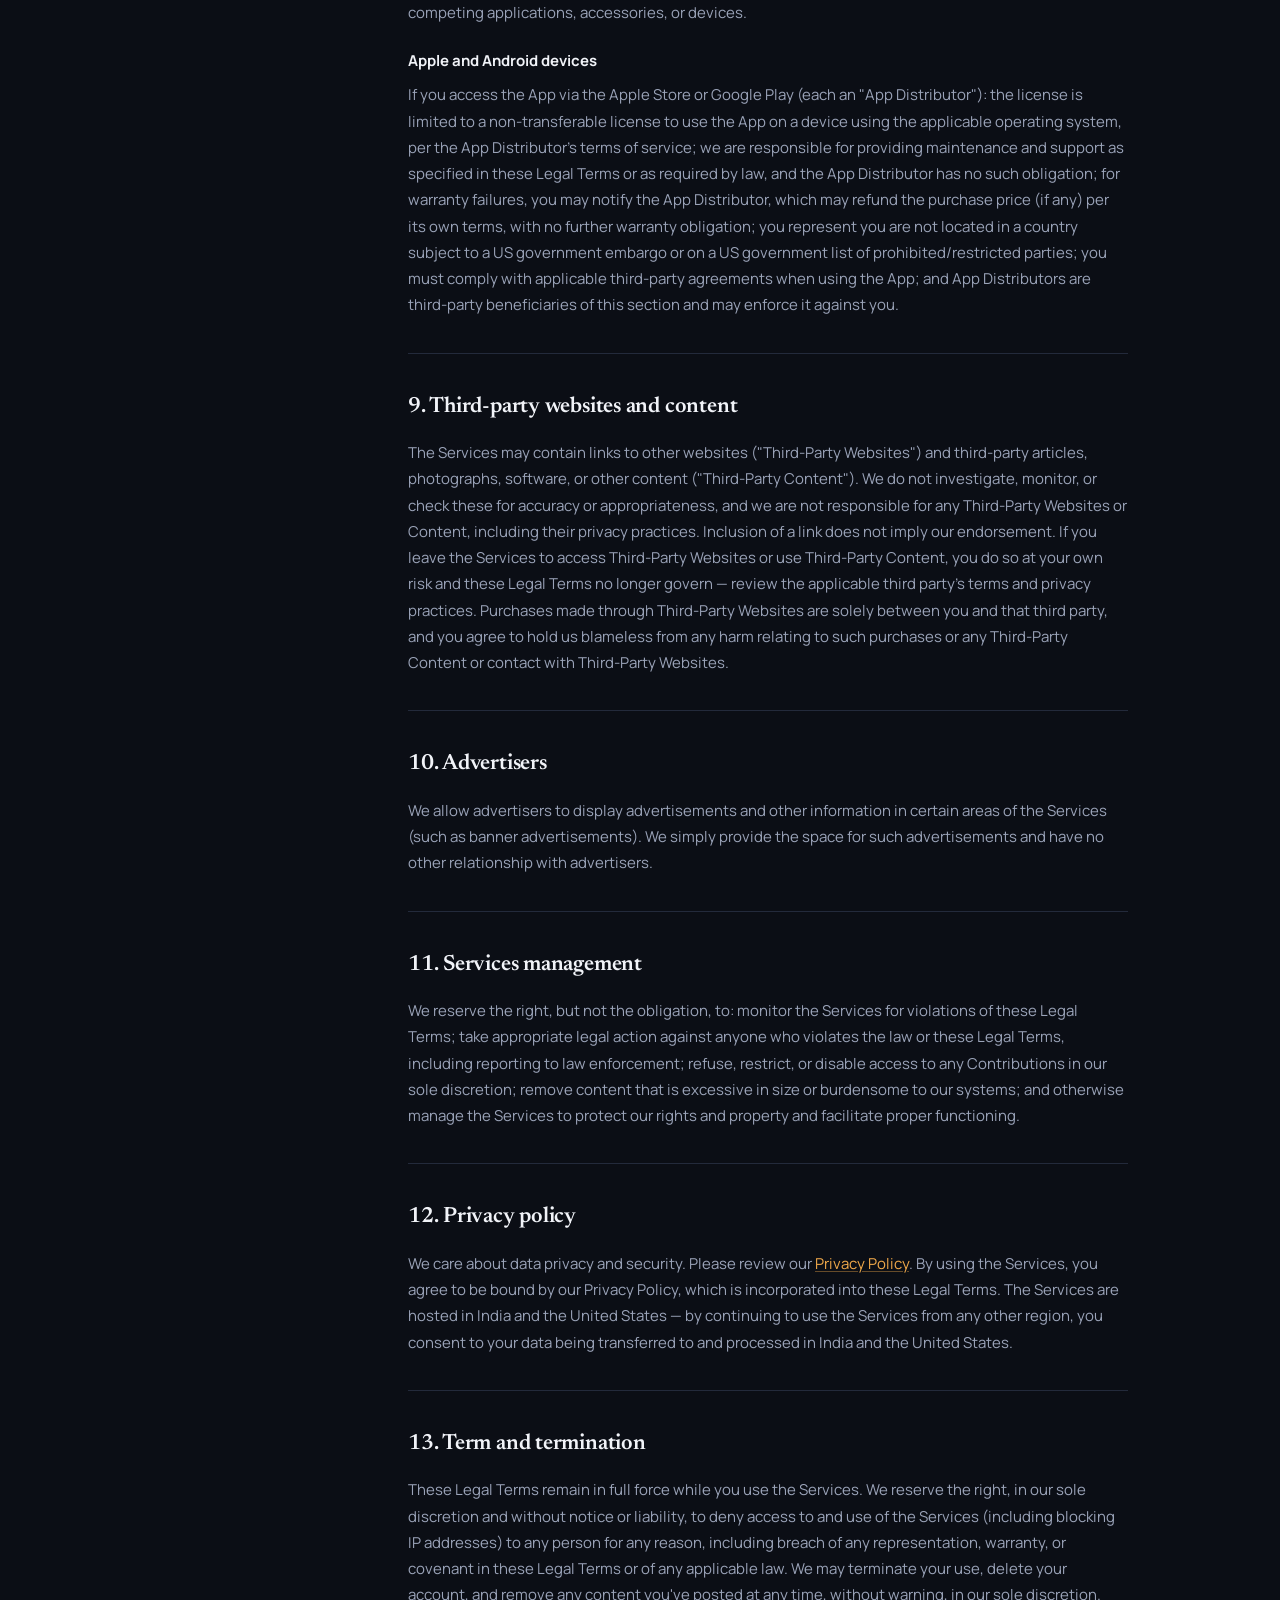
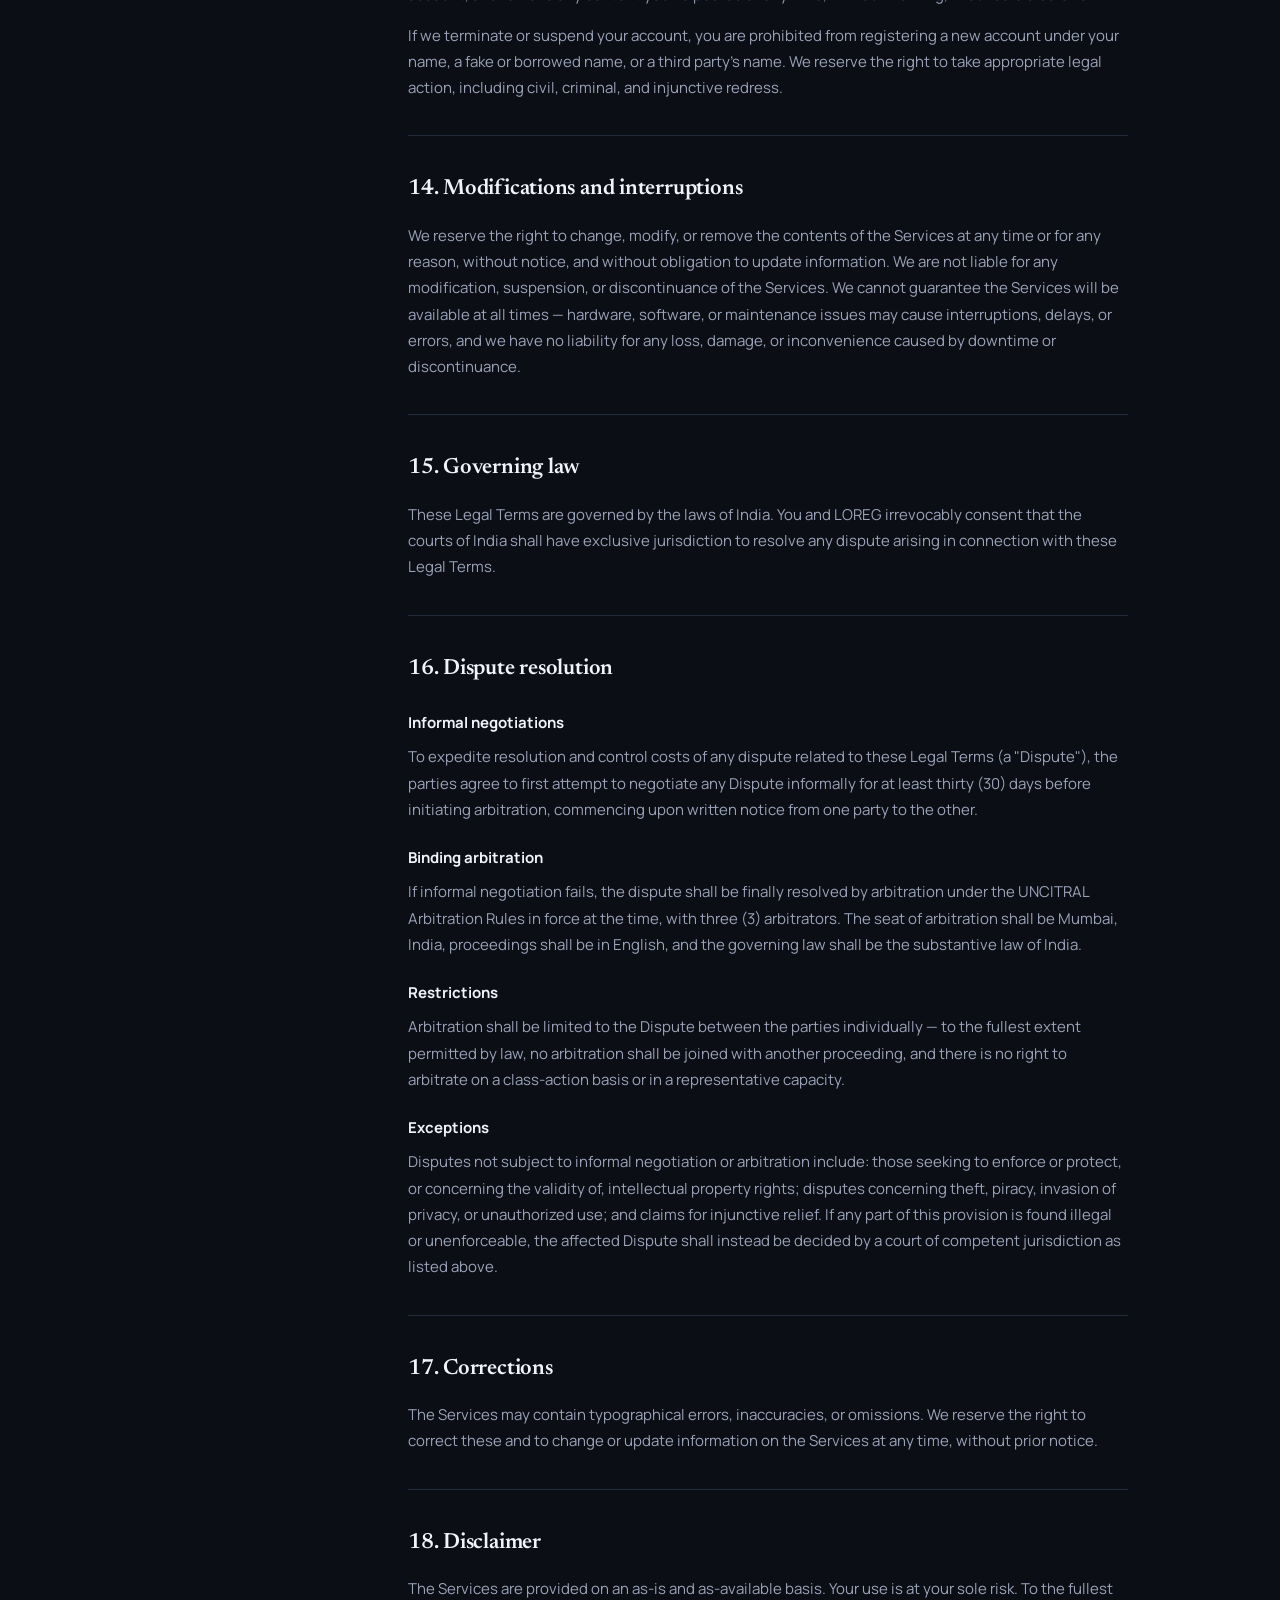
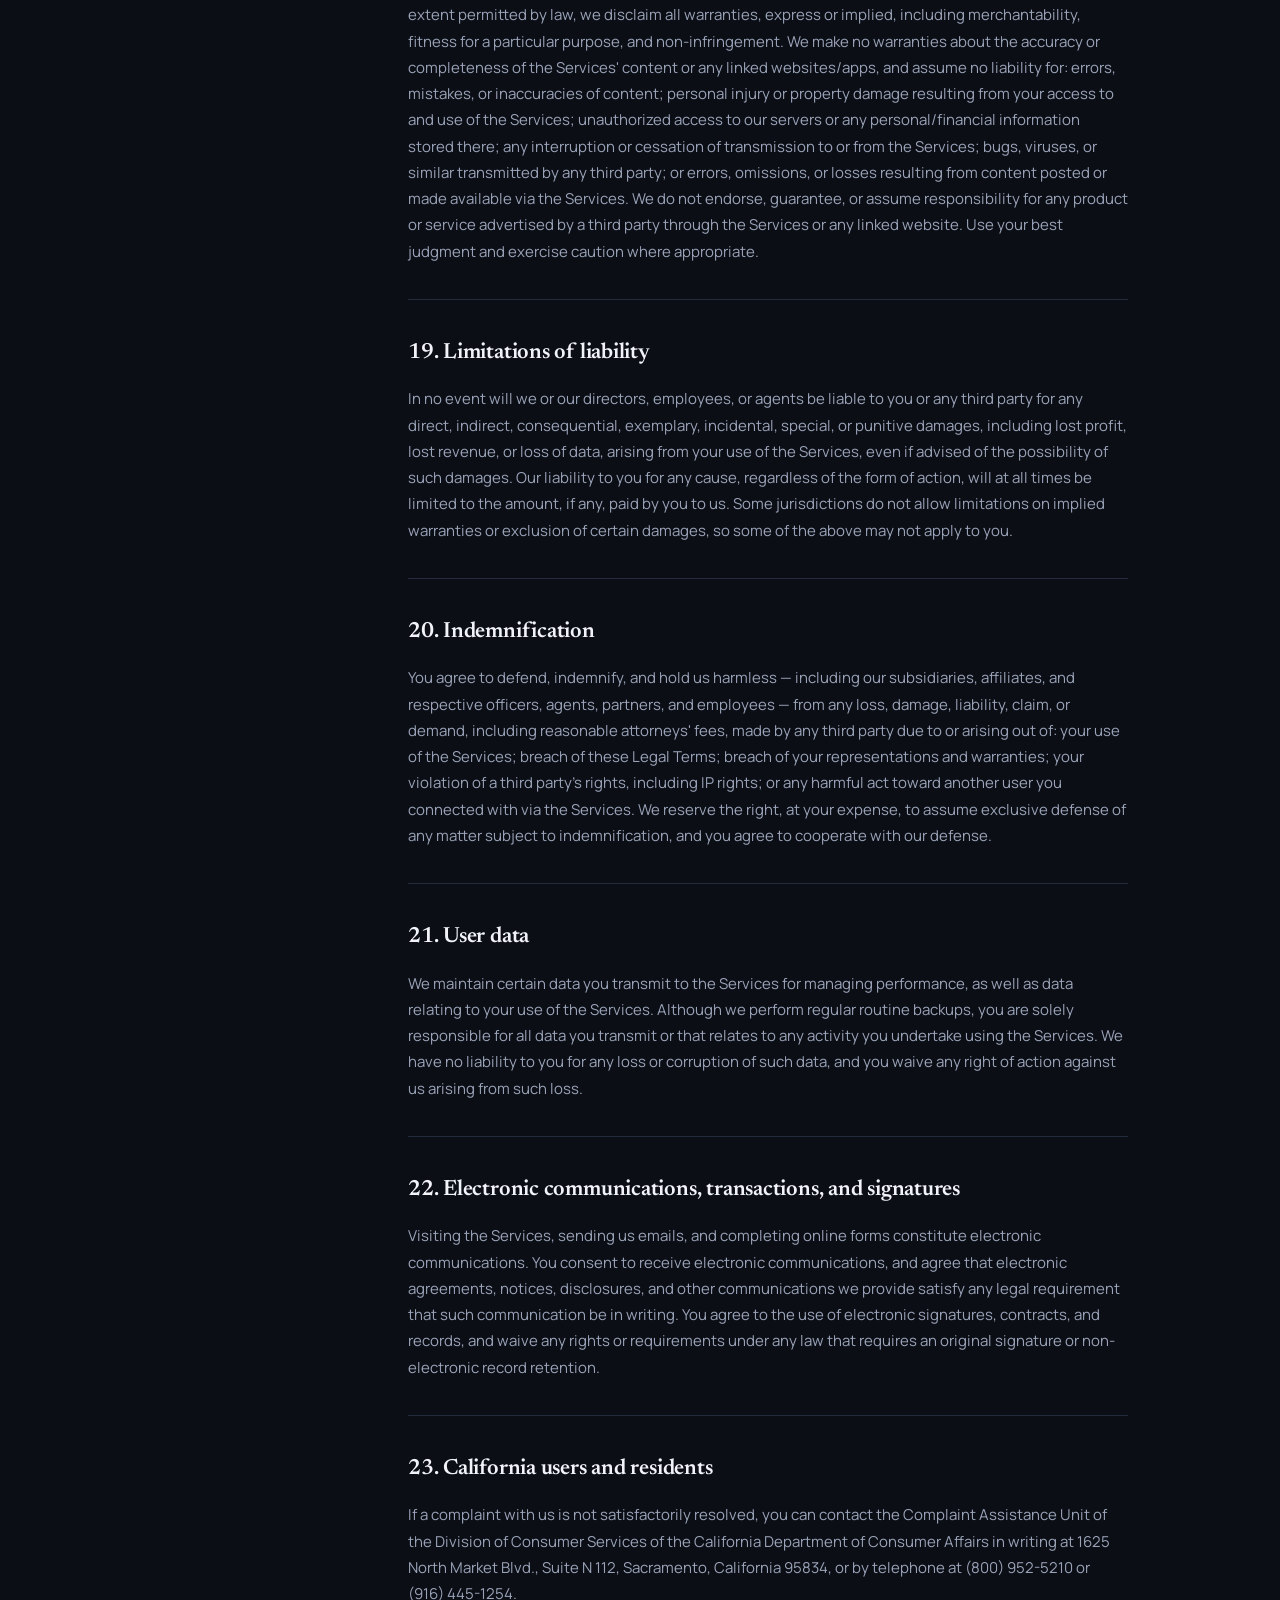
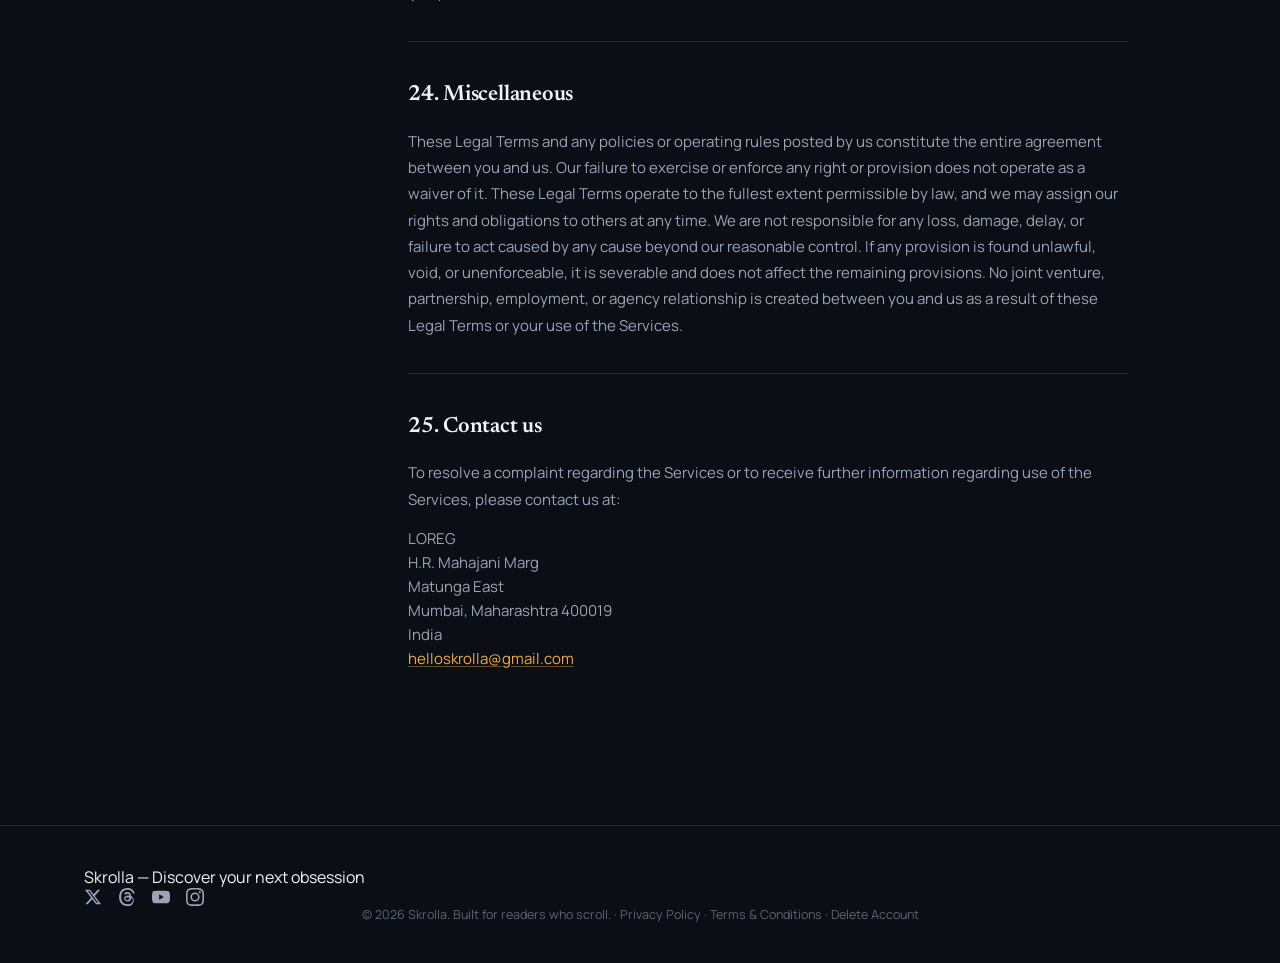
<file: terms.html>
<!DOCTYPE html>
<html lang="en">
<head>
<meta charset="UTF-8">
<meta name="viewport" content="width=device-width, initial-scale=1.0, viewport-fit=cover">
<title>Terms &amp; Conditions — Skrolla</title>
<meta name="description" content="The terms and conditions governing your use of the Skrolla app and services.">
<link rel="preconnect" href="https://fonts.googleapis.com">
<link rel="preconnect" href="https://fonts.gstatic.com" crossorigin>
<link href="https://fonts.googleapis.com/css2?family=Manrope:wght@400;500;600;700;800&family=Newsreader:opsz,wght@6..72,500;6..72,600&display=swap" rel="stylesheet">
<link rel="stylesheet" href="css/style.css">
<link rel="icon" type="image/svg+xml" href="images/Logo-Final-v2/combined-bg-fg.svg">
<link rel="apple-touch-icon" href="images/Logo-Final-v2/combined-bg-fg.png">
</head>
<body>

<div class="grain"></div>
<div class="ambient"></div>

<nav class="nav" id="nav">
  <a class="nav-logo" href="index.html">
    <span class="mark">
      <img src="images/Logo-Final-v2/combined-bg-fg.svg" alt="Skrolla logo">
    </span>
    Skrolla
  </a>
  <a href="index.html#join-beta" class="nav-cta">Join the beta</a>
</nav>

<header class="legal-header">
  <div class="wrap">
    <a href="index.html" class="legal-back">
      <svg width="14" height="14" viewBox="0 0 24 24" fill="none" stroke="currentColor" stroke-width="2.4" stroke-linecap="round" stroke-linejoin="round"><polyline points="15 18 9 12 15 6"/></svg>
      Back to Skrolla
    </a>
    <h1>Terms &amp; Conditions</h1>
    <div class="legal-updated">Last updated July 17, 2026</div>
  </div>
</header>

<section class="legal-body">
  <div class="wrap legal-grid">

    <aside class="legal-toc">
      <div class="legal-toc-label">On this page</div>
      <ol>
        <li><a href="#our-services">1. Our services</a></li>
        <li><a href="#ip-rights">2. Intellectual property rights</a></li>
        <li><a href="#user-reps">3. User representations</a></li>
        <li><a href="#user-registration">4. User registration</a></li>
        <li><a href="#prohibited">5. Prohibited activities</a></li>
        <li><a href="#user-content">6. User generated contributions</a></li>
        <li><a href="#contribution-license">7. Contribution license</a></li>
        <li><a href="#mobile-license">8. Mobile application license</a></li>
        <li><a href="#third-party">9. Third-party websites and content</a></li>
        <li><a href="#advertisers">10. Advertisers</a></li>
        <li><a href="#services-mgmt">11. Services management</a></li>
        <li><a href="#privacy-policy">12. Privacy policy</a></li>
        <li><a href="#term-termination">13. Term and termination</a></li>
        <li><a href="#modifications">14. Modifications and interruptions</a></li>
        <li><a href="#governing-law">15. Governing law</a></li>
        <li><a href="#dispute-resolution">16. Dispute resolution</a></li>
        <li><a href="#corrections">17. Corrections</a></li>
        <li><a href="#disclaimer">18. Disclaimer</a></li>
        <li><a href="#liability">19. Limitations of liability</a></li>
        <li><a href="#indemnification">20. Indemnification</a></li>
        <li><a href="#user-data">21. User data</a></li>
        <li><a href="#electronic-comms">22. Electronic communications</a></li>
        <li><a href="#california">23. California users and residents</a></li>
        <li><a href="#misc">24. Miscellaneous</a></li>
        <li><a href="#contact">25. Contact us</a></li>
      </ol>
    </aside>

    <article class="legal-content">
      <p class="legal-intro">
        We are LOREG ("Company," "we," "us," "our"). We operate the mobile application
        <strong>Skrolla</strong> (the "App"), as well as any other related products and services
        that refer or link to these legal terms (the "Legal Terms") (collectively, the
        "Services"). Skrolla is a free Android mobile app for book discovery — users scroll
        through book covers to get personalized recommendations, search a catalog of books, save
        books to reading lists, and optionally chat with an AI assistant (StoryMode) about a book
        before reading it. The app uses account/session data to personalize recommendations and
        is supported by in-app advertising (Google AdMob).
      </p>
      <p class="legal-intro">
        You can contact us by email at
        <a class="legal-link" href="mailto:helloskrolla@gmail.com">helloskrolla@gmail.com</a>
        or by mail to H.R. Mahajani Marg, Matunga East, Mumbai, Maharashtra 400019, India.
      </p>
      <p class="legal-intro">
        These Legal Terms constitute a legally binding agreement between you and LOREG
        concerning your access to and use of the Services. By accessing the Services, you agree
        that you have read, understood, and agreed to be bound by all of these Legal Terms. IF
        YOU DO NOT AGREE, YOU ARE EXPRESSLY PROHIBITED FROM USING THE SERVICES AND MUST
        DISCONTINUE USE IMMEDIATELY.
      </p>
      <p class="legal-intro">
        We will provide prior notice of any scheduled changes to the Services. Changes to these
        Legal Terms become effective seven (7) days after notice is given, except changes for new
        functionality or security updates, which take effect immediately. Continued use of the
        Services after the effective date constitutes your agreement to the modified terms.
      </p>
      <p class="legal-intro">
        The Services are intended for users who are at least 18 years old. Persons under 18 are
        not permitted to use or register for the Services. We recommend you print a copy of these
        Legal Terms for your records.
      </p>

      <section id="our-services">
        <h2>1. Our services</h2>
        <p>Information provided when using the Services is not intended for distribution to or use by any person or entity in any jurisdiction where such distribution or use would be contrary to law, or which would subject us to a registration requirement in that jurisdiction. Anyone accessing the Services from other locations does so on their own initiative and is responsible for compliance with local laws.</p>
        <p>The Services are not tailored to comply with industry-specific regulations (e.g. HIPAA, FISMA) — if your use would be subject to such laws, you may not use the Services. You may not use the Services in a way that would violate the Gramm-Leach-Bliley Act (GLBA).</p>
      </section>

      <section id="ip-rights">
        <h2>2. Intellectual property rights</h2>
        <h3>Our intellectual property</h3>
        <p>We own or license all intellectual property rights in our Services, including all source code, databases, functionality, software, designs, audio, video, text, photographs, and graphics (the "Content"), and the trademarks, service marks, and logos contained therein (the "Marks"). Our Content and Marks are protected by copyright, trademark, and other laws in the United States and around the world, and are provided "as is" for your personal, non-commercial use only.</p>
        <h3>Your use of our Services</h3>
        <p>Subject to your compliance with these Legal Terms, we grant you a non-exclusive, non-transferable, revocable license to access the Services and download or print a copy of any Content to which you have properly gained access, solely for personal, non-commercial use. Except as set out here, no part of the Services or Content may be copied, reproduced, republished, uploaded, posted, distributed, sold, licensed, or otherwise exploited for any commercial purpose without our express written permission. To request other uses, email <a class="legal-link" href="mailto:helloskrolla@gmail.com">helloskrolla@gmail.com</a>. Any breach of these rights constitutes a material breach and will terminate your right to use the Services immediately.</p>
        <h3>Your submissions</h3>
        <p>By sending us any question, comment, suggestion, idea, feedback, or other information about the Services ("Submissions"), you agree to assign to us all intellectual property rights in that Submission, for our unrestricted use without acknowledgment or compensation to you. By sending Submissions, you confirm you will not post anything illegal, harassing, hateful, harmful, defamatory, obscene, abusive, discriminatory, threatening, sexually explicit, false, or misleading; waive any moral rights to the extent permitted by law; warrant the Submissions are original to you or that you hold the necessary rights; and warrant they are not confidential. You are solely responsible for your Submissions and agree to reimburse us for losses arising from your breach of this section, a third party's IP rights, or applicable law.</p>
      </section>

      <section id="user-reps">
        <h2>3. User representations</h2>
        <p>By using the Services, you represent and warrant that: (1) all registration information you submit is true, accurate, current, and complete; (2) you will maintain and promptly update such information; (3) you have the legal capacity to comply with these Legal Terms; (4) you are not a minor in your jurisdiction; (5) you will not access the Services through automated or non-human means (bots, scripts, etc.); (6) you will not use the Services for any illegal or unauthorized purpose; and (7) your use will not violate any applicable law or regulation.</p>
        <p>If any information you provide is untrue, inaccurate, not current, or incomplete, we may suspend or terminate your account and refuse current or future use of the Services.</p>
      </section>

      <section id="user-registration">
        <h2>4. User registration</h2>
        <p>You may be required to register to use the Services. You agree to keep your password confidential and are responsible for all use of your account and password. We reserve the right to remove, reclaim, or change a username we determine, in our sole discretion, to be inappropriate, obscene, or otherwise objectionable.</p>
      </section>

      <section id="prohibited">
        <h2>5. Prohibited activities</h2>
        <p>You may not access or use the Services for any purpose other than the one for which we make them available, and not in connection with any commercial endeavor except those we specifically endorse. As a user of the Services, you agree not to, among other things:</p>
        <ul>
          <li>Systematically retrieve data to create or compile a collection, compilation, database, or directory without our written permission.</li>
          <li>Trick, defraud, or mislead us or other users, including attempts to learn sensitive account information.</li>
          <li>Circumvent, disable, or interfere with security-related features of the Services.</li>
          <li>Disparage, tarnish, or otherwise harm us and/or the Services, in our opinion.</li>
          <li>Use information from the Services to harass, abuse, or harm another person.</li>
          <li>Misuse our support services or submit false reports of abuse or misconduct.</li>
          <li>Use the Services inconsistently with applicable laws or regulations.</li>
          <li>Engage in unauthorized framing of or linking to the Services.</li>
          <li>Upload viruses, Trojan horses, or other material (including spam) that interferes with the Services' operation.</li>
          <li>Use scripts, bots, data mining, or similar automated tools against the Services.</li>
          <li>Delete copyright or proprietary rights notices from any Content.</li>
          <li>Impersonate another user or person.</li>
          <li>Transmit passive or active information-collection mechanisms such as spyware, web bugs, or tracking pixels.</li>
          <li>Interfere with or place an undue burden on the Services or connected networks.</li>
          <li>Harass, intimidate, or threaten our employees or agents.</li>
          <li>Attempt to bypass measures designed to prevent or restrict access to the Services.</li>
          <li>Copy or adapt the Services' software, or reverse engineer/decompile it except as permitted by law.</li>
          <li>Use or develop unauthorized spiders, scrapers, or offline readers against the Services.</li>
          <li>Use a buying or purchasing agent to make purchases on the Services.</li>
          <li>Collect usernames/emails by automated means for unsolicited email, or create accounts under false pretenses.</li>
          <li>Use the Services to compete with us or for any revenue-generating or commercial enterprise.</li>
          <li>Sell or otherwise transfer your profile.</li>
        </ul>
      </section>

      <section id="user-content">
        <h2>6. User generated contributions</h2>
        <p>The Services do not offer users the ability to submit or post content. We may, however, provide the opportunity to create, submit, post, display, transmit, or distribute content and materials ("Contributions"), which may be viewable by other users or through third-party websites and treated per our Privacy Policy. By creating Contributions, you represent and warrant that they: don't infringe any third party's proprietary rights; are original to you or properly licensed; carry consent from any identifiable individuals depicted; are not false, inaccurate, or misleading; are not unsolicited advertising or spam; are not obscene, violent, harassing, or otherwise objectionable; do not ridicule or abuse anyone; do not threaten or promote violence; do not violate any law, regulation, or third-party privacy/publicity rights; and do not concern child exploitation or include offensive content connected to protected characteristics. Violations may result in termination or suspension of your rights to use the Services.</p>
      </section>

      <section id="contribution-license">
        <h2>7. Contribution license</h2>
        <p>You agree that we may access, store, process, and use any information and personal data you provide following the Privacy Policy and your choices. By submitting feedback, you agree we can use and share it for any purpose without compensation. We do not assert ownership over your Contributions — you retain full ownership and are solely responsible for them; we are not liable for any statements or representations in your Contributions, and you agree to exonerate us from responsibility and refrain from legal action regarding them.</p>
      </section>

      <section id="mobile-license">
        <h2>8. Mobile application license</h2>
        <h3>Use license</h3>
        <p>If you access the Services via the App, we grant you a revocable, non-exclusive, non-transferable, limited right to install and use the App on devices you own or control. You shall not: (1) decompile, reverse engineer, disassemble, or derive source code from the App except as permitted by law; (2) modify, adapt, or create derivative works from the App; (3) violate applicable laws in connection with your use; (4) remove or obscure proprietary notices; (5) use the App for revenue-generating purposes it isn't designed for; (6) make the App available for simultaneous multi-device/user access over a network; (7) build a competing product or substitute for the App; (8) use the App to send automated queries or unsolicited commercial email; or (9) use our proprietary information/interfaces to design competing applications, accessories, or devices.</p>
        <h3>Apple and Android devices</h3>
        <p>If you access the App via the Apple Store or Google Play (each an "App Distributor"): the license is limited to a non-transferable license to use the App on a device using the applicable operating system, per the App Distributor's terms of service; we are responsible for providing maintenance and support as specified in these Legal Terms or as required by law, and the App Distributor has no such obligation; for warranty failures, you may notify the App Distributor, which may refund the purchase price (if any) per its own terms, with no further warranty obligation; you represent you are not located in a country subject to a US government embargo or on a US government list of prohibited/restricted parties; you must comply with applicable third-party agreements when using the App; and App Distributors are third-party beneficiaries of this section and may enforce it against you.</p>
      </section>

      <section id="third-party">
        <h2>9. Third-party websites and content</h2>
        <p>The Services may contain links to other websites ("Third-Party Websites") and third-party articles, photographs, software, or other content ("Third-Party Content"). We do not investigate, monitor, or check these for accuracy or appropriateness, and we are not responsible for any Third-Party Websites or Content, including their privacy practices. Inclusion of a link does not imply our endorsement. If you leave the Services to access Third-Party Websites or use Third-Party Content, you do so at your own risk and these Legal Terms no longer govern — review the applicable third party's terms and privacy practices. Purchases made through Third-Party Websites are solely between you and that third party, and you agree to hold us blameless from any harm relating to such purchases or any Third-Party Content or contact with Third-Party Websites.</p>
      </section>

      <section id="advertisers">
        <h2>10. Advertisers</h2>
        <p>We allow advertisers to display advertisements and other information in certain areas of the Services (such as banner advertisements). We simply provide the space for such advertisements and have no other relationship with advertisers.</p>
      </section>

      <section id="services-mgmt">
        <h2>11. Services management</h2>
        <p>We reserve the right, but not the obligation, to: monitor the Services for violations of these Legal Terms; take appropriate legal action against anyone who violates the law or these Legal Terms, including reporting to law enforcement; refuse, restrict, or disable access to any Contributions in our sole discretion; remove content that is excessive in size or burdensome to our systems; and otherwise manage the Services to protect our rights and property and facilitate proper functioning.</p>
      </section>

      <section id="privacy-policy">
        <h2>12. Privacy policy</h2>
        <p>We care about data privacy and security. Please review our <a class="legal-link" href="privacy.html">Privacy Policy</a>. By using the Services, you agree to be bound by our Privacy Policy, which is incorporated into these Legal Terms. The Services are hosted in India and the United States — by continuing to use the Services from any other region, you consent to your data being transferred to and processed in India and the United States.</p>
      </section>

      <section id="term-termination">
        <h2>13. Term and termination</h2>
        <p>These Legal Terms remain in full force while you use the Services. We reserve the right, in our sole discretion and without notice or liability, to deny access to and use of the Services (including blocking IP addresses) to any person for any reason, including breach of any representation, warranty, or covenant in these Legal Terms or of any applicable law. We may terminate your use, delete your account, and remove any content you've posted at any time, without warning, in our sole discretion.</p>
        <p>If we terminate or suspend your account, you are prohibited from registering a new account under your name, a fake or borrowed name, or a third party's name. We reserve the right to take appropriate legal action, including civil, criminal, and injunctive redress.</p>
      </section>

      <section id="modifications">
        <h2>14. Modifications and interruptions</h2>
        <p>We reserve the right to change, modify, or remove the contents of the Services at any time or for any reason, without notice, and without obligation to update information. We are not liable for any modification, suspension, or discontinuance of the Services. We cannot guarantee the Services will be available at all times — hardware, software, or maintenance issues may cause interruptions, delays, or errors, and we have no liability for any loss, damage, or inconvenience caused by downtime or discontinuance.</p>
      </section>

      <section id="governing-law">
        <h2>15. Governing law</h2>
        <p>These Legal Terms are governed by the laws of India. You and LOREG irrevocably consent that the courts of India shall have exclusive jurisdiction to resolve any dispute arising in connection with these Legal Terms.</p>
      </section>

      <section id="dispute-resolution">
        <h2>16. Dispute resolution</h2>
        <h3>Informal negotiations</h3>
        <p>To expedite resolution and control costs of any dispute related to these Legal Terms (a "Dispute"), the parties agree to first attempt to negotiate any Dispute informally for at least thirty (30) days before initiating arbitration, commencing upon written notice from one party to the other.</p>
        <h3>Binding arbitration</h3>
        <p>If informal negotiation fails, the dispute shall be finally resolved by arbitration under the UNCITRAL Arbitration Rules in force at the time, with three (3) arbitrators. The seat of arbitration shall be Mumbai, India, proceedings shall be in English, and the governing law shall be the substantive law of India.</p>
        <h3>Restrictions</h3>
        <p>Arbitration shall be limited to the Dispute between the parties individually — to the fullest extent permitted by law, no arbitration shall be joined with another proceeding, and there is no right to arbitrate on a class-action basis or in a representative capacity.</p>
        <h3>Exceptions</h3>
        <p>Disputes not subject to informal negotiation or arbitration include: those seeking to enforce or protect, or concerning the validity of, intellectual property rights; disputes concerning theft, piracy, invasion of privacy, or unauthorized use; and claims for injunctive relief. If any part of this provision is found illegal or unenforceable, the affected Dispute shall instead be decided by a court of competent jurisdiction as listed above.</p>
      </section>

      <section id="corrections">
        <h2>17. Corrections</h2>
        <p>The Services may contain typographical errors, inaccuracies, or omissions. We reserve the right to correct these and to change or update information on the Services at any time, without prior notice.</p>
      </section>

      <section id="disclaimer">
        <h2>18. Disclaimer</h2>
        <p>The Services are provided on an as-is and as-available basis. Your use is at your sole risk. To the fullest extent permitted by law, we disclaim all warranties, express or implied, including merchantability, fitness for a particular purpose, and non-infringement. We make no warranties about the accuracy or completeness of the Services' content or any linked websites/apps, and assume no liability for: errors, mistakes, or inaccuracies of content; personal injury or property damage resulting from your access to and use of the Services; unauthorized access to our servers or any personal/financial information stored there; any interruption or cessation of transmission to or from the Services; bugs, viruses, or similar transmitted by any third party; or errors, omissions, or losses resulting from content posted or made available via the Services. We do not endorse, guarantee, or assume responsibility for any product or service advertised by a third party through the Services or any linked website. Use your best judgment and exercise caution where appropriate.</p>
      </section>

      <section id="liability">
        <h2>19. Limitations of liability</h2>
        <p>In no event will we or our directors, employees, or agents be liable to you or any third party for any direct, indirect, consequential, exemplary, incidental, special, or punitive damages, including lost profit, lost revenue, or loss of data, arising from your use of the Services, even if advised of the possibility of such damages. Our liability to you for any cause, regardless of the form of action, will at all times be limited to the amount, if any, paid by you to us. Some jurisdictions do not allow limitations on implied warranties or exclusion of certain damages, so some of the above may not apply to you.</p>
      </section>

      <section id="indemnification">
        <h2>20. Indemnification</h2>
        <p>You agree to defend, indemnify, and hold us harmless — including our subsidiaries, affiliates, and respective officers, agents, partners, and employees — from any loss, damage, liability, claim, or demand, including reasonable attorneys' fees, made by any third party due to or arising out of: your use of the Services; breach of these Legal Terms; breach of your representations and warranties; your violation of a third party's rights, including IP rights; or any harmful act toward another user you connected with via the Services. We reserve the right, at your expense, to assume exclusive defense of any matter subject to indemnification, and you agree to cooperate with our defense.</p>
      </section>

      <section id="user-data">
        <h2>21. User data</h2>
        <p>We maintain certain data you transmit to the Services for managing performance, as well as data relating to your use of the Services. Although we perform regular routine backups, you are solely responsible for all data you transmit or that relates to any activity you undertake using the Services. We have no liability to you for any loss or corruption of such data, and you waive any right of action against us arising from such loss.</p>
      </section>

      <section id="electronic-comms">
        <h2>22. Electronic communications, transactions, and signatures</h2>
        <p>Visiting the Services, sending us emails, and completing online forms constitute electronic communications. You consent to receive electronic communications, and agree that electronic agreements, notices, disclosures, and other communications we provide satisfy any legal requirement that such communication be in writing. You agree to the use of electronic signatures, contracts, and records, and waive any rights or requirements under any law that requires an original signature or non-electronic record retention.</p>
      </section>

      <section id="california">
        <h2>23. California users and residents</h2>
        <p>If a complaint with us is not satisfactorily resolved, you can contact the Complaint Assistance Unit of the Division of Consumer Services of the California Department of Consumer Affairs in writing at 1625 North Market Blvd., Suite N 112, Sacramento, California 95834, or by telephone at (800) 952-5210 or (916) 445-1254.</p>
      </section>

      <section id="misc">
        <h2>24. Miscellaneous</h2>
        <p>These Legal Terms and any policies or operating rules posted by us constitute the entire agreement between you and us. Our failure to exercise or enforce any right or provision does not operate as a waiver of it. These Legal Terms operate to the fullest extent permissible by law, and we may assign our rights and obligations to others at any time. We are not responsible for any loss, damage, delay, or failure to act caused by any cause beyond our reasonable control. If any provision is found unlawful, void, or unenforceable, it is severable and does not affect the remaining provisions. No joint venture, partnership, employment, or agency relationship is created between you and us as a result of these Legal Terms or your use of the Services.</p>
      </section>

      <section id="contact">
        <h2>25. Contact us</h2>
        <p>To resolve a complaint regarding the Services or to receive further information regarding use of the Services, please contact us at:</p>
        <address class="legal-address">
          LOREG<br>
          H.R. Mahajani Marg<br>
          Matunga East<br>
          Mumbai, Maharashtra 400019<br>
          India<br>
          <a class="legal-link" href="mailto:helloskrolla@gmail.com">helloskrolla@gmail.com</a>
        </address>
      </section>

    </article>
  </div>
</section>

<footer>
  <div class="wrap footer-row">
    <a class="fmark" href="index.html"><span class="dot"></span> Skrolla — Discover your next obsession</a>
    <div class="social-links">
      <a href="https://x.com/skrollabooks" target="_blank" rel="noopener" aria-label="Skrolla on X"><svg viewBox="0 0 24 24"><path d="M18.244 2.25h3.308l-7.227 8.26 8.502 11.24H16.17l-5.214-6.817L4.99 21.75H1.68l7.73-8.835L1.254 2.25H8.08l4.713 6.231zm-1.161 17.52h1.833L7.084 4.126H5.117z"/></svg></a>
      <a href="https://www.threads.com/@skrollabooks" target="_blank" rel="noopener" aria-label="Skrolla on Threads"><svg viewBox="0 0 24 24"><path d="M12.186 24h-.007c-3.581-.024-6.334-1.205-8.184-3.509C2.35 18.44 1.5 15.586 1.472 12.01v-.021c.028-3.573.879-6.428 2.523-8.481C5.845 1.205 8.598.024 12.179 0h.007c2.708.019 4.97.665 6.72 1.92 1.653 1.187 2.822 2.918 3.474 5.147l-2.276.665c-1.05-3.57-3.518-5.406-7.34-5.437-2.878.023-5.058.912-6.482 2.646-1.34 1.635-2.033 4.007-2.06 7.052v.014c.028 3.06.72 5.442 2.06 7.076 1.424 1.735 3.604 2.623 6.482 2.646 2.588-.019 4.3-.634 5.72-2.058 1.618-1.622 1.588-3.61 1.073-4.834-.302-.72-.844-1.318-1.573-1.762-.183 1.31-.6 2.354-1.244 3.111-.86 1.012-2.084 1.567-3.635 1.65-1.174.062-2.302-.213-3.176-.775-1.033-.663-1.634-1.68-1.694-2.865-.117-2.328 1.734-4.006 4.606-4.174a15.5 15.5 0 0 1 2.826.108c-.115-.686-.348-1.232-.696-1.626-.478-.542-1.216-.818-2.193-.824h-.028c-.788 0-1.856.218-2.535 1.253l-1.937-1.32c.91-1.38 2.395-2.141 4.184-2.141h.037c2.995.017 4.777 1.847 4.955 5.038.101.058.201.117.298.18 1.36.877 2.353 2.093 2.873 3.514.72 1.964.783 5.153-1.86 7.762-1.902 1.877-4.204 2.726-7.462 2.75zm1.176-11.803c-.24 0-.481.008-.727.024-1.75.11-2.849.972-2.788 2.194.062 1.25 1.336 1.833 2.561 1.766 1.117-.06 2.529-.51 2.767-3.293a10.9 10.9 0 0 0-1.813-.69z"/></svg></a>
      <a href="https://www.youtube.com/@skrollabooks" target="_blank" rel="noopener" aria-label="Skrolla on YouTube"><svg viewBox="0 0 24 24"><path d="M23.498 6.186a3.016 3.016 0 0 0-2.122-2.136C19.505 3.545 12 3.545 12 3.545s-7.505 0-9.377.505A3.017 3.017 0 0 0 .502 6.186C0 8.07 0 12 0 12s0 3.93.502 5.814a3.016 3.016 0 0 0 2.122 2.136c1.871.505 9.376.505 9.376.505s7.505 0 9.377-.505a3.015 3.015 0 0 0 2.122-2.136C24 15.93 24 12 24 12s0-3.93-.502-5.814zM9.545 15.568V8.432L15.818 12l-6.273 3.568z"/></svg></a>
      <a href="https://www.instagram.com/skrollabooks" target="_blank" rel="noopener" aria-label="Skrolla on Instagram"><svg viewBox="0 0 24 24"><path d="M12 2.163c3.204 0 3.584.012 4.85.07 3.252.148 4.771 1.691 4.919 4.919.058 1.265.069 1.645.069 4.849 0 3.205-.012 3.584-.069 4.849-.149 3.225-1.664 4.771-4.919 4.919-1.266.058-1.644.07-4.85.07-3.204 0-3.584-.012-4.849-.07-3.26-.149-4.771-1.699-4.919-4.92-.058-1.265-.07-1.644-.07-4.849 0-3.204.013-3.583.07-4.849.149-3.227 1.664-4.771 4.919-4.919 1.266-.057 1.645-.069 4.849-.069zm0-2.163c-3.259 0-3.667.014-4.947.072-4.358.2-6.78 2.618-6.98 6.98-.059 1.281-.073 1.689-.073 4.948 0 3.259.014 3.668.072 4.948.2 4.358 2.618 6.78 6.98 6.98 1.281.058 1.689.072 4.948.072 3.259 0 3.668-.014 4.948-.072 4.354-.2 6.782-2.618 6.979-6.98.059-1.28.073-1.689.073-4.948 0-3.259-.014-3.667-.072-4.947-.196-4.354-2.617-6.78-6.979-6.98-1.281-.059-1.69-.073-4.949-.073zM12 5.838a6.162 6.162 0 1 0 0 12.324 6.162 6.162 0 0 0 0-12.324zm0 10.162a4 4 0 1 1 0-8 4 4 0 0 1 0 8zm6.406-11.845a1.44 1.44 0 1 0 0 2.881 1.44 1.44 0 0 0 0-2.881z"/></svg></a>
    </div>
    <div class="fine">© 2026 Skrolla. Built for readers who scroll. · <a class="legal-link" href="privacy.html">Privacy Policy</a> · <a class="legal-link" href="terms.html">Terms &amp; Conditions</a> · <a class="legal-link" href="delete-account.html">Delete Account</a></div>
  </div>
</footer>

<script src="js/legal.js"></script>
</body>
</html>
</file>
<file: css/style.css>
/* ============================================================
   Skrolla — Landing Page
   Design tokens lifted 1:1 from the real app
   (android/Skrolla/.../ui/theme/Color.kt)
   ============================================================ */

:root {
  --bg-primary: #0B0E15;
  --bg-primary-2: #0B0E15;
  --bg-surface: #171C29;
  --bg-elevated: #1F2537;
  --bg-elevated-2: #10131C;

  --accent: #F0A94A;
  --accent-dim: #C98A38;
  --accent-glow: rgba(240, 169, 74, 0.45);
  --accent-glow-soft: rgba(240, 169, 74, 0.14);

  --text-primary: #F1F3F8;
  --text-secondary: #9AA3B8;
  --text-muted: #5C6478;

  --like: #FF6B81;
  --gold: #C9A44C;
  --separator: #232A3B;

  --font: 'Manrope', -apple-system, BlinkMacSystemFont, 'Segoe UI', sans-serif;
  --font-serif: 'Newsreader', Georgia, serif;

  --ease: cubic-bezier(0.16, 1, 0.3, 1);
  --ease-soft: cubic-bezier(0.22, 0.61, 0.36, 1);
}

* { box-sizing: border-box; margin: 0; padding: 0; }

html {
  scroll-behavior: smooth;
  background: var(--bg-primary);
}

body {
  font-family: var(--font);
  background: var(--bg-primary);
  color: var(--text-primary);
  overflow-x: hidden;
  -webkit-font-smoothing: antialiased;
}

img { max-width: 100%; display: block; }

a { color: inherit; text-decoration: none; }

::selection { background: var(--accent); color: var(--bg-primary); }

.wrap {
  max-width: 1240px;
  margin: 0 auto;
  padding: 0 clamp(20px, 5vw, 64px);
}

/* ============================================================
   Background texture — grain + ambient glow
   ============================================================ */

.grain {
  position: fixed;
  inset: 0;
  pointer-events: none;
  z-index: 999;
  opacity: 0.035;
  mix-blend-mode: overlay;
  background-image: url("data:image/svg+xml,%3Csvg xmlns='http://www.w3.org/2000/svg' width='120' height='120'%3E%3Cfilter id='n'%3E%3CfeTurbulence type='fractalNoise' baseFrequency='0.9' numOctaves='2' stitchTiles='stitch'/%3E%3C/filter%3E%3Crect width='100%25' height='100%25' filter='url(%23n)'/%3E%3C/svg%3E");
}

.ambient {
  position: fixed;
  inset: 0;
  z-index: 0;
  pointer-events: none;
  background:
    radial-gradient(ellipse 900px 600px at 15% 0%, rgba(240,169,74,0.16), transparent 60%),
    radial-gradient(ellipse 700px 500px at 90% 30%, rgba(240,169,74,0.09), transparent 60%);
}

/* ============================================================
   Nav
   ============================================================ */

.nav {
  position: fixed;
  top: 0; left: 0; right: 0;
  z-index: 100;
  display: flex;
  align-items: center;
  justify-content: space-between;
  padding: 20px clamp(20px, 5vw, 64px);
  transition: transform 0.35s var(--ease-soft), opacity 0.3s var(--ease-soft);
}
.nav.nav-hidden {
  transform: translateY(-100%);
  opacity: 0;
  pointer-events: none;
}

.nav-logo {
  display: flex;
  align-items: center;
  gap: 10px;
  font-weight: 800;
  font-size: 17px;
  letter-spacing: -0.3px;
}

.nav-logo .mark {
  /* 30px is the conventional nav-logo size most sites settle on — big enough to read as
     a real mark, small enough to stay a supporting element rather than competing with content. */
  width: 30px; height: 30px;
  border-radius: 9px;
  overflow: hidden;
  display: flex; align-items: center; justify-content: center;
  box-shadow: 0 4px 14px var(--accent-glow);
  flex-shrink: 0;
}
.nav-logo .mark img {
  width: 100%; height: 100%;
  object-fit: cover;
  display: block;
}

.nav-cta {
  font-size: 13px;
  font-weight: 600;
  padding: 9px 18px;
  border-radius: 100px;
  background: var(--bg-elevated);
  border: 1px solid var(--separator);
  transition: all 0.25s var(--ease-soft);
}
.nav-cta:hover { border-color: var(--accent); background: var(--accent-glow-soft); }

/* ============================================================
   Hero
   ============================================================ */

.hero {
  position: relative;
  min-height: 100svh;
  display: flex;
  align-items: center;
  padding-top: 110px;
  padding-bottom: 60px;
  z-index: 1;
}

.hero-grid {
  display: grid;
  grid-template-columns: 1.05fr 0.95fr;
  align-items: center;
  gap: 40px;
  width: 100%;
}

.eyebrow {
  display: inline-flex;
  align-items: center;
  gap: 8px;
  font-size: 12.5px;
  font-weight: 600;
  letter-spacing: 0.06em;
  text-transform: uppercase;
  color: var(--accent);
  background: var(--accent-glow-soft);
  border: 1px solid rgba(240,169,74,0.28);
  padding: 7px 14px 7px 10px;
  border-radius: 100px;
  margin-bottom: 26px;
  opacity: 0;
  transform: translateY(14px);
  animation: rise 0.8s var(--ease) 0.1s forwards;
}
.eyebrow .dot { width: 6px; height: 6px; border-radius: 50%; background: var(--accent); box-shadow: 0 0 8px var(--accent); }

.hero h1 {
  font-family: var(--font-serif);
  font-size: clamp(40px, 5.4vw, 74px);
  line-height: 1.05;
  font-weight: 600;
  letter-spacing: -0.02em;
  margin-bottom: 24px;
  opacity: 0;
  transform: translateY(18px);
  animation: rise 0.9s var(--ease) 0.22s forwards;
}
.hero h1 .grad {
  background: linear-gradient(100deg, #FBBF6B 0%, var(--accent) 45%, #C98A38 100%);
  -webkit-background-clip: text;
  background-clip: text;
  color: transparent;
}

.hero p.lede {
  font-size: clamp(16px, 1.5vw, 19px);
  line-height: 1.6;
  color: var(--text-secondary);
  max-width: 480px;
  margin-bottom: 36px;
  opacity: 0;
  transform: translateY(18px);
  animation: rise 0.9s var(--ease) 0.34s forwards;
}

.hero-actions {
  display: flex;
  align-items: center;
  gap: 18px;
  flex-wrap: wrap;
  opacity: 0;
  transform: translateY(18px);
  animation: rise 0.9s var(--ease) 0.46s forwards;
}

.btn-primary {
  display: inline-flex;
  align-items: center;
  gap: 10px;
  background: var(--accent);
  color: var(--bg-primary);
  font-weight: 700;
  font-size: 15px;
  padding: 15px 26px;
  border-radius: 14px;
  box-shadow: 0 8px 30px var(--accent-glow);
  transition: transform 0.3s var(--ease-soft), box-shadow 0.3s var(--ease-soft);
  border: none;
  cursor: pointer;
}
.btn-primary:hover { transform: translateY(-2px); box-shadow: 0 12px 36px rgba(240,169,74,0.55); }

.btn-ghost {
  font-weight: 600;
  font-size: 14.5px;
  color: var(--text-secondary);
  display: inline-flex;
  align-items: center;
  gap: 8px;
  padding: 15px 4px;
  transition: color 0.25s;
}
.btn-ghost:hover { color: var(--text-primary); }
.btn-ghost svg { transition: transform 0.25s var(--ease-soft); }
.btn-ghost:hover svg { transform: translateX(3px); }

.hero-proof {
  display: flex;
  align-items: center;
  gap: 14px;
  margin-top: 44px;
  opacity: 0;
  transform: translateY(18px);
  animation: rise 0.9s var(--ease) 0.58s forwards;
}
.hero-proof .stack {
  display: flex;
}
.hero-proof .stack img {
  width: 30px; height: 45px;
  border-radius: 5px;
  object-fit: cover;
  margin-left: -10px;
  outline: 2.5px solid var(--bg-primary);
  box-shadow: 0 4px 10px rgba(0,0,0,0.5);
}
.hero-proof .stack img:first-child { margin-left: 0; }
.hero-proof .txt { font-size: 13px; color: var(--text-muted); line-height: 1.4; }
.hero-proof .txt b { color: var(--text-secondary); font-weight: 600; }

@keyframes rise {
  to { opacity: 1; transform: translateY(0); }
}

/* ---- Hero phone stage ---- */

.hero-stage {
  position: relative;
  height: 640px;
  display: flex;
  align-items: center;
  justify-content: center;
  perspective: 1600px;
}

.hero-phone-wrap {
  opacity: 0;
  transform: translateY(40px) rotateY(-8deg) rotateX(4deg) scale(0.92);
  animation: heroPhoneIn 1.2s var(--ease) 0.3s forwards;
  transform-style: preserve-3d;
}

@keyframes heroPhoneIn {
  to { opacity: 1; transform: translateY(0) rotateY(-8deg) rotateX(4deg) scale(1); }
}

.hero-phone-float {
  animation: floaty 6.5s ease-in-out infinite;
}

@keyframes floaty {
  0%, 100% { transform: translateY(0px); }
  50% { transform: translateY(-16px); }
}

.hero-glow-orb {
  position: absolute;
  width: 480px; height: 480px;
  border-radius: 50%;
  background: radial-gradient(circle, rgba(240,169,74,0.35) 0%, transparent 68%);
  filter: blur(10px);
  z-index: -1;
  animation: pulse 5s ease-in-out infinite;
}
@keyframes pulse {
  0%, 100% { opacity: 0.7; transform: scale(1); }
  50% { opacity: 1; transform: scale(1.08); }
}

.hero-chip {
  position: absolute;
  display: flex;
  align-items: center;
  gap: 8px;
  background: rgba(20,20,20,0.85);
  border: 1px solid var(--separator);
  backdrop-filter: blur(12px);
  padding: 10px 14px;
  border-radius: 14px;
  font-size: 12.5px;
  font-weight: 600;
  box-shadow: 0 12px 30px rgba(0,0,0,0.4);
  opacity: 0;
  animation: chipIn 0.8s var(--ease) forwards;
}
.hero-chip.chip-2 { bottom: 16%; right: -8%; animation-delay: 1.3s; }
.hero-chip .ic { font-size: 15px; }

@keyframes chipIn {
  from { opacity: 0; transform: translateY(10px) scale(0.94); }
  to { opacity: 1; transform: translateY(0) scale(1); }
}

/* ============================================================
   Phone frame component (shared)
   ============================================================ */

.phone {
  /* --pw is kept a multiple of 20 everywhere it's set (here and at every breakpoint/inline
     override) so it lands on a whole physical-pixel count at both 125% and 150% Windows
     display scaling (20*1.25=25, 20*1.5=30) — non-integer physical widths force Chromium into
     sub-pixel resampling on every frame, which is what reads as text blur that "fixes itself"
     when you zoom (zooming changes the effective ratio away from the fractional one). */
  --pw: 280px;
  /* height derived from width at the source screenshots' own ~0.485 ratio (776:1600
     average across the Final-covers set) so the frame matches them exactly and
     object-fit: cover never has to crop anything. */
  width: var(--pw);
  height: calc(var(--pw) * 2.061);
  border-radius: 38px;
  border: 2px solid #2A3245;
  background: var(--bg-primary-2);
  position: relative;
  overflow: hidden;
  box-shadow:
    0 30px 90px rgba(0,0,0,0.65),
    inset 0 0 0 1px rgba(255,255,255,0.05),
    0 0 50px rgba(240,169,74,0.08);
  flex-shrink: 0;
}

.phone .notch {
  position: absolute;
  top: 12px; left: 50%;
  transform: translateX(-50%);
  width: 9px; height: 9px;
  background: #05060A;
  border-radius: 50%;
  z-index: 100;
  border: 1.5px solid #10131C;
}

.phone .statusbar {
  position: absolute;
  top: 0; left: 0; right: 0;
  height: 40px;
  z-index: 50;
  display: flex;
  align-items: flex-end;
  justify-content: space-between;
  padding: 0 18px 6px;
  font-size: 11px;
  font-weight: 600;
  color: white;
}
.phone .statusbar .icons { display: flex; gap: 4px; align-items: center; opacity: 0.9; }

.phone .screen {
  position: absolute;
  inset: 0;
  display: flex;
  flex-direction: column;
}

.phone .screen img.app-screen-img {
  width: 100%;
  height: 100%;
  /* .phone's height is derived from --pw at the screenshots' own ~0.485 aspect
     ratio (see below), so cover never actually crops — it just fills exactly. */
  object-fit: cover;
  object-position: top center;
  border-radius: 36px;
  display: block;
  /* Chromium downsamples raster images softly at non-integer DPR (Windows 125%/150%
     display scaling on laptops); phones use clean 2x/3x DPR so this never shows there.
     backface-visibility + translateZ forces a sharper GPU compositing path. */
  image-rendering: -webkit-optimize-contrast;
  backface-visibility: hidden;
  transform: translateZ(0);
}

.phone-caption {
  text-align: center;
  font-size: 12px;
  font-weight: 600;
  color: var(--text-muted);
  margin-top: 18px;
  letter-spacing: 0.02em;
}

/* generic bits reused across screens */
.chip { background: var(--bg-elevated); border: 1px solid var(--separator); border-radius: 8px; padding: 4px 10px; font-size: 10px; font-weight: 500; color: var(--text-secondary); }
.cover { background-size: cover; background-position: center; background-color: var(--bg-elevated); }
.navbar {
  position: absolute; bottom: 0; left: 0; right: 0; height: 56px;
  background: rgba(20,20,20,0.95); border-top: 1px solid var(--separator);
  display: flex; align-items: flex-start; padding-top: 8px; z-index: 20;
}
.navbar .item { flex: 1; display: flex; flex-direction: column; align-items: center; gap: 3px; }
.navbar .label { font-size: 9px; font-weight: 500; }
.navbar svg { width: 19px; height: 19px; }

/* ============================================================
   Section shell + reveal system
   ============================================================ */

section { position: relative; z-index: 1; }

.showcase {
  padding: 140px 0;
  border-top: 1px solid var(--separator);
}
.showcase:first-of-type { border-top: none; }

.showcase-grid {
  display: grid;
  grid-template-columns: 1fr 1fr;
  align-items: center;
  gap: 60px;
}
.showcase-grid.reverse .showcase-copy { order: 2; }
.showcase-grid.reverse .showcase-visual { order: 1; }

.tag {
  display: inline-flex;
  align-items: center;
  gap: 8px;
  font-size: 14px;
  font-weight: 700;
  letter-spacing: 0.06em;
  text-transform: uppercase;
  color: var(--accent);
  margin-bottom: 18px;
}
.tag .num { color: var(--text-muted); font-weight: 600; }

.showcase-copy h2 {
  font-family: var(--font-serif);
  font-size: clamp(28px, 3vw, 40px);
  font-weight: 600;
  letter-spacing: -0.015em;
  line-height: 1.16;
  margin-bottom: 18px;
}

.showcase-copy p {
  font-size: 16px;
  line-height: 1.7;
  color: var(--text-secondary);
  max-width: 440px;
  margin-bottom: 24px;
}

.feature-list { display: flex; flex-direction: column; }
.feature-list li {
  display: flex;
  align-items: flex-start;
  gap: 16px;
  font-size: 14.5px;
  color: var(--text-secondary);
  line-height: 1.55;
  padding: 16px 0;
  border-top: 1px solid var(--separator);
}
.feature-list li:first-child { border-top: none; padding-top: 0; }
.feature-list li:last-child { padding-bottom: 0; }
.feature-list .fnum {
  font-family: var(--font-serif);
  font-size: 13px;
  font-weight: 600;
  color: var(--accent);
  flex-shrink: 0;
  min-width: 22px;
  padding-top: 1px;
}
.feature-list b { color: var(--text-primary); font-weight: 600; }

.showcase-visual {
  display: flex;
  justify-content: center;
  position: relative;
}

/* reveal-on-scroll */
.reveal {
  opacity: 0;
  transform: translateY(48px);
  transition: opacity 0.9s var(--ease), transform 0.9s var(--ease);
}
.reveal.in { opacity: 1; transform: translateY(0); }

.reveal-scale {
  opacity: 0;
  transform: translateY(30px);
  transition: opacity 1s var(--ease), transform 1s var(--ease);
}
/* No scale() here on purpose: animating transform: scale() on an element that contains a raster
   screenshot promotes it to a GPU layer sized for the animation, and Chromium doesn't always
   re-rasterize it crisply once the transition settles at scale(1) — leaving it permanently soft
   until something forces a repaint (e.g. browser zoom, which is why zooming "fixes" it). Fade +
   slide only, no scale, avoids the problem entirely. */
.reveal-scale.in { opacity: 1; transform: translateY(0); }

.reveal-delay-1 { transition-delay: 0.08s; }
.reveal-delay-2 { transition-delay: 0.16s; }
.reveal-delay-3 { transition-delay: 0.24s; }
.reveal-delay-4 { transition-delay: 0.32s; }

/* ============================================================
   Connect-stage: the heading crossfades into its own screenshot(s)
   at the same on-screen spot as you scroll, instead of the heading
   scrolling away before the visual ever appears on a "separate page".
   Used on Onboarding and StoryMode. main.js drives --p (0 -> 1) on
   .connect-stage via scroll position; heading fades/lifts out while
   the visual fades/settles in, both pinned to the same centered spot.
   ============================================================ */

.connect-stage {
  position: relative;
  border-top: 1px solid var(--separator);
  --p: 0;
}
.connect-stage .wrap { position: relative; min-height: 260vh; }
.connect-pin {
  position: sticky;
  top: 0;
  height: 100vh;
  overflow: hidden;
}
.connect-heading, .connect-visual {
  position: absolute;
  top: 50%; left: 0; right: 0;
  display: flex;
  flex-direction: column;
  align-items: center;
}
.connect-heading {
  opacity: calc(1 - var(--p));
  transform: translate(0, -50%);
}
.connect-visual {
  opacity: var(--p);
  filter: blur(calc((1 - var(--p)) * 18px));
  transform: translate(0, -50%) scale(calc(0.15 + var(--p) * 0.85));
}

/* Headline blasts apart from its own center as --p advances — each word
   flies out on its own diagonal (mixing its left/right position with a
   sine-based vertical scatter so it's not a flat left-right line) while
   spinning and blurring away. The visual above grows out of that same
   center point, like it's what the blast revealed. */
.connect-heading h2 .word {
  --wi: 0;
  --wa: 0;
  --vy: 0;
  display: inline-block;
  transform:
    translate(calc(var(--wi) * var(--p) * (60px + var(--wa) * 20px)), calc(var(--p) * var(--vy) * 70px))
    rotate(calc(var(--wi) * var(--p) * 16deg))
    scale(calc(1 - var(--p) * 0.4));
  filter: blur(calc(var(--p) * (2px + var(--wa) * 5px)));
  will-change: transform, filter;
}

@media (max-width: 720px) {
  .connect-stage .wrap { min-height: 220vh; }
}

/* ============================================================
   Onboarding trio section (fanned phones)
   ============================================================ */

.onboarding-stage {
  display: flex;
  align-items: center;
  justify-content: center;
  gap: -40px;
  position: relative;
  width: 100%;
  height: 660px;
}
.onboarding-stage .phone { --pw: 220px; position: absolute; }
.onboarding-stage .phone.p1 { transform: translateX(-108px) rotate(-9deg) scale(0.9); z-index: 1; filter: brightness(0.7); }
.onboarding-stage .phone.p2 { transform: translateX(0) rotate(0deg) scale(1); z-index: 3; }
.onboarding-stage .phone.p3 { transform: translateX(108px) rotate(9deg) scale(0.9); z-index: 1; filter: brightness(0.7); }

.onboarding-stage.in .phone.p1 { transition: transform 1s var(--ease) 0.1s, filter 1s var(--ease) 0.1s; }
.onboarding-stage.in .phone.p2 { transition: transform 1s var(--ease) 0.2s; }
.onboarding-stage.in .phone.p3 { transition: transform 1s var(--ease) 0.1s, filter 1s var(--ease) 0.1s; }

/* ============================================================
   Marquee / logos-ish strip (genre pills)
   ============================================================ */

.pill-strip {
  padding: 40px 20px;
  border-top: 1px solid var(--separator);
  border-bottom: 1px solid var(--separator);
  position: relative;
  z-index: 1;
}
.pill-track {
  display: flex;
  flex-wrap: wrap;
  justify-content: center;
  gap: 10px;
  max-width: 820px;
  margin: 0 auto;
}
.pill {
  padding: 8px 16px;
  border-radius: 100px;
  background: var(--bg-surface);
  border: 1px solid var(--separator);
  font-size: 13px;
  font-weight: 600;
  color: var(--text-secondary);
  white-space: nowrap;
  transition: border-color 0.25s, color 0.25s, background-color 0.25s, transform 0.25s;
  cursor: default;
}
.pill:hover {
  border-color: var(--accent);
  color: var(--accent);
  background-color: rgba(240, 169, 74, 0.05);
  transform: translateY(-1.5px);
}

/* ============================================================
   StoryMode spotlight (dark hero-style section)
   ============================================================ */

.spotlight {
  padding: 150px 0;
  position: relative;
  background: radial-gradient(ellipse 1000px 600px at 50% 0%, rgba(240,169,74,0.12), transparent 70%);
  border-top: 1px solid var(--separator);
}
.spotlight-head {
  text-align: center;
  max-width: 620px;
  margin: 0 auto 64px;
}
.spotlight-head h2 {
  font-family: var(--font-serif);
  font-size: clamp(30px, 3.6vw, 46px);
  font-weight: 600;
  letter-spacing: -0.015em;
  margin-bottom: 18px;
  line-height: 1.15;
}
.spotlight-head p {
  font-size: 17px;
  color: var(--text-secondary);
  line-height: 1.65;
  margin-bottom: 28px;
}
.spotlight-head .feature-list li { color: var(--text-secondary); }
.spotlight-head .feature-list b { color: var(--text-primary); }

/* ============================================================
   Final CTA
   ============================================================ */

.final-cta {
  padding: 160px 0 120px;
  text-align: center;
  position: relative;
  z-index: 1;
}
.final-cta h2 {
  font-family: var(--font-serif);
  font-size: clamp(34px, 5vw, 62px);
  font-weight: 600;
  letter-spacing: -0.02em;
  line-height: 1.1;
  margin-bottom: 22px;
}
.final-cta h2 .grad {
  background: linear-gradient(100deg, #FBBF6B, var(--accent));
  -webkit-background-clip: text; background-clip: text; color: transparent;
}
.final-cta p {
  font-size: 17px;
  color: var(--text-secondary);
  max-width: 460px;
  margin: 0 auto 40px;
  line-height: 1.6;
}

.tester-steps {
  display: flex;
  gap: 16px;
  max-width: 560px;
  margin: 0 auto;
}
.tester-step {
  flex: 1;
  display: flex;
  align-items: center;
  gap: 14px;
  background: var(--bg-elevated);
  border: 1px solid var(--separator);
  border-radius: 14px;
  padding: 18px 20px;
  text-align: left;
  text-decoration: none;
  transition: transform 0.25s var(--ease-soft), border-color 0.25s;
}
.tester-step:hover { transform: translateY(-2px); border-color: var(--accent); }
.step-num {
  flex-shrink: 0;
  width: 30px;
  height: 30px;
  display: flex;
  align-items: center;
  justify-content: center;
  border-radius: 50%;
  background: var(--accent-soft, rgba(240,169,74,0.16));
  color: var(--accent);
  font-weight: 700;
  font-size: 14px;
}
.step-body { display: flex; flex-direction: column; gap: 2px; }
.step-title { font-weight: 700; font-size: 14.5px; color: var(--text-primary); }
.step-desc { font-size: 12.5px; color: var(--text-muted); }
.form-note { font-size: 12.5px; color: var(--text-muted); margin-top: 18px; }

/* ============================================================
   Footer
   ============================================================ */

footer {
  border-top: 1px solid var(--separator);
  padding: 40px 0;
  position: relative;
  z-index: 1;
}
.footer-grid {
  display: flex;
  align-items: center;
  justify-content: space-between;
  flex-wrap: wrap;
  gap: 20px;
}
.footer-brand {
  display: flex;
  align-items: center;
  gap: 12px;
}
.footer-brand .mark {
  width: 34px; height: 34px;
  border-radius: 10px;
  overflow: hidden;
  display: flex; align-items: center; justify-content: center;
  box-shadow: 0 4px 14px var(--accent-glow);
  flex-shrink: 0;
}
.footer-brand .mark img { width: 100%; height: 100%; object-fit: cover; display: block; }
.footer-name { font-weight: 800; font-size: 16px; letter-spacing: -0.3px; }
.footer-tag { font-size: 12.5px; color: var(--text-muted); }
.footer-links { display: flex; align-items: center; gap: 22px; }
.footer-links a {
  font-size: 13.5px;
  color: var(--text-secondary);
  text-decoration: none;
  transition: color 0.2s var(--ease-soft);
}
.footer-links a:hover { color: var(--accent); }
footer .fine { font-size: 12.5px; color: var(--text-muted); width: 100%; text-align: center; order: 3; }
.social-links { display: flex; align-items: center; gap: 16px; }
.social-links a {
  color: var(--text-secondary);
  display: flex;
  transition: color 0.2s var(--ease-soft), transform 0.2s var(--ease-soft);
}
.social-links a:hover { color: var(--accent); transform: translateY(-2px); }
.social-links svg { width: 18px; height: 18px; fill: currentColor; display: block; }

@media (max-width: 560px) {
  .footer-grid { flex-direction: column; text-align: center; }
  footer .fine { order: unset; }
  .social-links { justify-content: center; }
}

/* ============================================================
   Responsive
   ============================================================ */

@media (max-width: 980px) {
  .hero-grid { grid-template-columns: 1fr; text-align: center; }
  .hero p.lede { margin-left: auto; margin-right: auto; }
  .hero-actions { justify-content: center; }
  .hero-proof { justify-content: center; }
  .hero-stage { height: 520px; margin-top: 20px; }
  .hero-chip { display: none; }

  .showcase-grid { grid-template-columns: 1fr; text-align: center; gap: 50px; }
  .showcase-grid.reverse .showcase-copy,
  .showcase-grid.reverse .showcase-visual { order: unset; }
  .showcase-copy p { margin-left: auto; margin-right: auto; }
  .feature-list { text-align: left; max-width: 400px; margin: 0 auto; }
  .tag { justify-content: center; width: 100%; }

  .onboarding-stage { height: 560px; }
  .onboarding-stage .phone { --pw: 180px; }
  .onboarding-stage .phone.p1 { transform: translateX(-72px) rotate(-9deg) scale(0.88); }
  .onboarding-stage .phone.p3 { transform: translateX(72px) rotate(9deg) scale(0.88); }

  .tester-steps { flex-direction: column; }
}

@media (max-width: 560px) {
  .phone { --pw: 220px; }
  .hero-stage .phone { --pw: 220px; }
  .showcase { padding: 90px 0; }
  .spotlight { padding: 100px 0; }
  .final-cta { padding: 110px 0 90px; }

  /* Narrower than the container so it reads as a centered block (matching
     the centered heading above it) instead of text flush with both edges. */
  .feature-list { max-width: 300px; }
}

/* ============================================================
   Horizontal Auto-Scrolling Daily Discovery Carousel
   ============================================================ */

.daily-discovery-carousel {
  overflow: hidden;
  width: 100%;
  padding: 12px 18px 0;
  mask-image: linear-gradient(90deg, transparent, black 12px, black calc(100% - 12px), transparent);
  -webkit-mask-image: linear-gradient(90deg, transparent, black 12px, black calc(100% - 12px), transparent);
}

.daily-discovery-track {
  display: flex;
  gap: 8px;
  width: max-content;
  transition: transform 0.6s cubic-bezier(0.25, 1, 0.5, 1);
}

.daily-discovery-card {
  width: 210px;
  background: var(--bg-elevated);
  border-radius: 8px;
  padding: 8px;
  display: flex;
  gap: 8px;
  align-items: flex-start;
  flex-shrink: 0;
  text-align: left;
}

/* ============================================================
   StoryMode Spotlight Interactive Mockup
   ============================================================ */

.sm-screen-view {
  position: absolute;
  inset: 0;
  display: flex;
  flex-direction: column;
  background: var(--bg-primary-2);
  opacity: 0;
  pointer-events: none;
  transition: opacity 0.35s var(--ease);
  z-index: 10;
  padding-top: 40px; /* status bar height */
}

.sm-screen-view.active {
  opacity: 1;
  pointer-events: auto;
  z-index: 12;
}

/* Chat view header */
.sm-header {
  height: 52px;
  display: flex;
  align-items: center;
  gap: 8px;
  padding: 0 14px;
  border-bottom: 1px solid var(--separator);
  flex-shrink: 0;
}
.sm-header-info {
  flex: 1;
  min-width: 0;
  text-align: left;
}
.sm-header-info .sm-title {
  font-family: var(--font-serif);
  font-weight: 600;
  font-size: 13.5px;
  color: var(--text-primary);
  white-space: nowrap;
  overflow: hidden;
  text-overflow: ellipsis;
}
.sm-header-info .sm-author {
  font-size: 9.5px;
  color: var(--text-secondary);
  white-space: nowrap;
  overflow: hidden;
  text-overflow: ellipsis;
}
.sm-back-btn {
  cursor: pointer;
  transition: opacity 0.2s;
}
.sm-back-btn:hover {
  opacity: 0.7;
}

/* Chat body */
.sm-chat-body {
  flex: 1;
  padding: 14px 14px 6px;
  display: flex;
  flex-direction: column;
  gap: 12px;
  overflow-y: auto;
}

.sm-msg {
  display: flex;
  width: 100%;
}
.sm-msg.user {
  justify-content: flex-end;
}
.sm-msg.system {
  justify-content: flex-start;
  flex-direction: column;
  gap: 8px;
}

.sm-bubble {
  max-width: 82%;
  background: rgba(240, 169, 74, 0.16);
  border: 1px solid rgba(240, 169, 74, 0.22);
  border-radius: 16px 3px 16px 16px;
  padding: 9px 12px;
  font-size: 11.5px;
  color: var(--text-primary);
  text-align: left;
}

/* Inline Card Pager in Chat */
.sm-inline-pager {
  width: 100%;
  display: flex;
  gap: 10px;
  cursor: pointer;
  position: relative;
  overflow: hidden;
}

.sm-inline-card {
  flex: 1;
  background: linear-gradient(135deg, #1C1E26 0%, #11131A 100%);
  border: 1px solid var(--separator);
  border-radius: 16px;
  padding: 14px 16px;
  display: flex;
  flex-direction: column;
  gap: 6px;
  transition: transform 0.2s, border-color 0.2s;
  text-align: left;
}

.sm-inline-card:hover {
  border-color: rgba(240, 169, 74, 0.4);
  transform: translateY(-2px);
}

.sm-card-title {
  font-family: var(--font-serif);
  font-weight: 600;
  font-size: 13.5px;
  color: var(--accent);
}

.sm-card-body {
  font-size: 10px;
  line-height: 1.45;
  color: var(--text-secondary);
  display: -webkit-box;
  -webkit-line-clamp: 4;
  -webkit-box-orient: vertical;
  overflow: hidden;
}

.sm-inline-card-peek {
  width: 14px;
  background: linear-gradient(135deg, rgba(28, 30, 38, 0.4) 0%, rgba(17, 19, 26, 0.4) 100%);
  border: 1px solid rgba(35, 42, 59, 0.5);
  border-right: none;
  border-radius: 16px 0 0 16px;
  flex-shrink: 0;
}

.sm-inline-dots {
  display: flex;
  gap: 5px;
  justify-content: flex-start;
  padding-left: 4px;
}
.sm-inline-dots .dot {
  width: 4px;
  height: 4px;
  border-radius: 50%;
  background: var(--text-muted);
}
.sm-inline-dots .dot.active {
  background: var(--accent);
}

/* Bottom Composer */
.sm-composer {
  padding: 8px 14px 18px;
  flex-shrink: 0;
  border-top: 1px solid var(--separator);
  background: var(--bg-primary-2);
}

.sm-chips {
  display: flex;
  gap: 6px;
  margin-bottom: 8px;
}

.sm-chip {
  background: var(--bg-surface);
  border: 1px solid var(--separator);
  border-radius: 16px;
  padding: 5px 11px;
  display: flex;
  align-items: center;
  gap: 5px;
  font-size: 10px;
  font-weight: 600;
  color: var(--text-secondary);
}

.sm-chip.active {
  background: rgba(240, 169, 74, 0.22);
  border-color: rgba(240, 169, 74, 0.35);
  color: var(--accent);
}

.sm-input-row {
  display: flex;
  gap: 8px;
  align-items: center;
}

.sm-plus-icon {
  width: 32px;
  height: 32px;
  border-radius: 50%;
  background: var(--bg-surface);
  display: flex;
  align-items: center;
  justify-content: center;
}

.sm-input {
  flex: 1;
  height: 36px;
  background: var(--bg-surface);
  border: 1px solid var(--separator);
  border-radius: 18px;
  display: flex;
  align-items: center;
  padding: 0 14px;
  font-size: 11px;
  color: var(--text-muted);
}

.sm-send-btn {
  width: 36px;
  height: 36px;
  background: var(--accent);
  border-radius: 50%;
  display: flex;
  align-items: center;
  justify-content: center;
  box-shadow: 0 4px 12px var(--accent-glow);
}

/* DEDICATED CARDS VIEW */
.sm-cards-header {
  height: 52px;
  display: flex;
  align-items: center;
  justify-content: space-between;
  padding: 0 16px;
  flex-shrink: 0;
  border-bottom: 1px solid transparent;
}
.sm-cards-back {
  cursor: pointer;
}
.sm-cards-title-header {
  font-family: var(--font-serif);
  font-weight: 600;
  font-size: 14.5px;
  color: var(--text-primary);
}

.sm-cards-content-wrap {
  flex: 1;
  display: flex;
  flex-direction: column;
  padding: 8px 16px 20px;
  position: relative;
}

.sm-cards-progress {
  display: flex;
  gap: 4px;
  width: 100%;
  margin-bottom: 14px;
}

.progress-bar {
  flex: 1;
  height: 2px;
  background: rgba(255, 255, 255, 0.16);
  border-radius: 2px;
  overflow: hidden;
}

.progress-bar .progress-fill {
  height: 100%;
  width: 0%;
  background: var(--accent);
  transition: width 0.25s linear;
}

.progress-bar.active .progress-fill {
  width: 100%;
}

.progress-bar.completed .progress-fill {
  width: 100%;
}

.sm-cards-meta {
  display: flex;
  justify-content: space-between;
  align-items: center;
  margin-bottom: 24px;
}

.sm-cards-meta .brand {
  font-family: var(--font-serif);
  font-size: 12px;
  color: var(--accent);
  font-weight: 700;
}

.sm-cards-meta .page-num {
  font-size: 10.5px;
  color: var(--text-secondary);
  font-weight: 600;
}

.sm-cards-active-card {
  flex: 1;
  display: flex;
  flex-direction: column;
  gap: 12px;
  z-index: 5;
  text-align: left;
}

.sm-cards-active-card .card-title {
  font-family: var(--font-serif);
  font-weight: 600;
  font-size: 19px;
  line-height: 1.25;
  color: var(--text-primary);
}

.sm-cards-active-card .card-desc {
  font-size: 11.5px;
  line-height: 1.6;
  color: var(--text-secondary);
}

.sm-cards-visual-container {
  height: 140px;
  border-radius: 12px;
  overflow: hidden;
  position: relative;
  margin-top: auto;
  border: 1px solid var(--separator);
}

.sm-cards-visual-container .blur-bg-cover {
  position: absolute;
  inset: 0;
  background-size: cover;
  background-position: center;
  filter: blur(12px) brightness(0.4);
  transform: scale(1.1);
}

.cards-bottom-badge {
  position: absolute;
  bottom: 12px;
  left: 12px;
  right: 12px;
  display: flex;
  align-items: center;
  gap: 10px;
  z-index: 2;
  text-align: left;
}

.badge-thumb {
  width: 32px;
  height: 48px;
  border-radius: 4px;
  background-size: cover;
  background-position: center;
  box-shadow: 0 4px 10px rgba(0,0,0,0.4);
}

.badge-info {
  display: flex;
  flex-direction: column;
}

.badge-info .b-title {
  font-family: var(--font-serif);
  font-weight: 600;
  font-size: 12px;
  color: var(--text-primary);
}

.badge-info .b-author {
  font-size: 9px;
  color: var(--text-secondary);
}

/* Touch Region Overlays for Card Navigation */
.sm-cards-nav-overlay {
  position: absolute;
  top: 52px;
  bottom: 0;
  z-index: 10;
  cursor: pointer;
}

.sm-cards-nav-overlay.left {
  left: 0;
  width: 40%;
}

.sm-cards-nav-overlay.right {
  right: 0;
  width: 60%;
}

/* ============================================================
   3-PHONE STORYMODE SECTION
   ============================================================ */

.three-phones {
  display: flex;
  align-items: flex-end;
  justify-content: center;
  gap: 20px;
  margin-top: 48px;
  padding-bottom: 40px;
}

.triple-phone-wrap {
  display: flex;
  flex-direction: column;
  align-items: center;
  gap: 14px;
}

.triple-phone-wrap.center-phone {
  /* Slightly elevated in the layout */
  margin-bottom: 0;
  position: relative;
  z-index: 2;
}

.triple-label {
  font-size: 11px;
  font-weight: 600;
  color: var(--text-muted);
  letter-spacing: 0.04em;
  text-transform: uppercase;
}

.triple-label.active {
  color: var(--accent);
}

.swipe-hint {
  display: none;
  text-align: center;
  font-size: 12.5px;
  color: var(--text-muted);
  margin-top: -20px;
}
@media (max-width: 860px) {
  .swipe-hint { display: block; }
}

/* Featured (center) phone gets a subtle glow halo */
.featured-phone .screen {
  box-shadow: 0 0 40px rgba(240,169,74,0.15), 0 0 80px rgba(240,169,74,0.07) !important;
}

/* ── Phone 1 & 3: Question chips ── */
.triple-chat-body {
  flex: 1;
  overflow-y: hidden;
  display: flex;
  flex-direction: column;
  padding: 8px 9px;
  gap: 6px;
}

.tfios-chips-grid {
  display: grid;
  grid-template-columns: 1fr 1fr;
  gap: 4px;
}

.tfios-chip {
  background: #1F2537;
  border: 1px solid #232A3B;
  border-radius: 20px;
  padding: 4px 7px;
  font-size: 6px;
  color: #F1F3F8;
  line-height: 1.3;
  cursor: default;
}

.tfios-chip.spoiler-chip {
  background: #2A1E0A;
  border-color: #4A3010;
  color: #F0A94A;
}

.tfios-gen-btn {
  display: flex;
  align-items: center;
  justify-content: center;
  gap: 5px;
  margin: 8px auto 0;
  background: #1F2537;
  border: 1px solid #2E3750;
  border-radius: 20px;
  padding: 6px 12px;
  font-size: 7px;
  color: #F1F3F8;
  font-weight: 600;
  cursor: default;
}

/* ── Phone 2: Inline card pager ── */
.tfios-inline-pager {
  display: flex;
  gap: 6px;
  overflow: hidden;
  border-radius: 14px;
}

.tfios-inline-card {
  flex-shrink: 0;
  width: calc(100% - 14px);
  background: linear-gradient(160deg, #0B1A2A 0%, #0D1520 60%, #0B0E15 100%);
  border-radius: 14px;
  padding: 10px 11px;
  border: 1px solid rgba(255,255,255,0.06);
  position: relative;
  overflow: hidden;
}

/* blurred cover bg inside inline card */
.tfios-inline-card::before {
  content: '';
  position: absolute;
  inset: 0;
  background-image: url(../images/fault-in-our-stars.jpg);
  background-size: cover;
  background-position: center;
  filter: blur(20px) brightness(0.25);
  border-radius: 14px;
}

.tfios-inline-card > * { position: relative; z-index: 1; }

.tfios-inline-peek {
  flex-shrink: 0;
  width: 14px;
  background: #1F2537;
  border-radius: 10px;
  opacity: 0.6;
}

/* ── Phone 3: Progress bars ── */
.tfios-pb {
  flex: 1;
  height: 2.5px;
  background: #232A3B;
  border-radius: 2px;
}

.tfios-pb-active {
  background: #F0A94A;
}

/* ── Phone 3: Full-screen story card ── */
.tfios-full-card {
  flex: 1;
  position: relative;
  overflow: hidden;
  display: flex;
  flex-direction: column;
}

/* Ambient radial glow — TFIOS cover is sky blue/teal → we use that palette */
.tfios-card-glow {
  position: absolute;
  inset: 0;
  background: radial-gradient(ellipse 80% 60% at 50% 90%, rgba(0, 120, 180, 0.40) 0%, transparent 100%);
  pointer-events: none;
  z-index: 0;
  /* Colour animates on card change */
  transition: background 400ms ease;
}

.tfios-card-text-overlay {
  flex: 1;
  position: relative;
  z-index: 1;
  padding: 14px 14px 8px;
  display: flex;
  flex-direction: column;
}

.tfios-brand-row {
  display: flex;
  align-items: center;
  gap: 5px;
  margin-bottom: 14px;
}

.tfios-brand-dot {
  width: 5px;
  height: 5px;
  border-radius: 50%;
  background: #F0A94A;
  flex-shrink: 0;
}

.tfios-brand-name {
  font-size: 7.5px;
  font-family: 'Newsreader', Georgia, serif;
  color: #F1F3F8;
  font-style: italic;
}

.tfios-card-headline {
  font-size: 13px;
  font-weight: 800;
  color: #F1F3F8;
  line-height: 1.2;
  margin-bottom: 9px;
  font-family: 'Newsreader', Georgia, serif;
  letter-spacing: -0.3px;
  /* Text swap animation */
  transition: opacity 250ms ease, transform 250ms ease;
}

.tfios-card-body {
  font-size: 7px;
  color: #9AA3B8;
  line-height: 1.6;
  font-family: var(--font);
  /* Text swap animation */
  transition: opacity 250ms ease, transform 250ms ease;
}

/* Animation classes for card text swap */
.tfios-card-headline.exit,
.tfios-card-body.exit {
  opacity: 0;
  transform: translateX(-10px);
}

.tfios-card-headline.enter,
.tfios-card-body.enter {
  opacity: 0;
  transform: translateX(10px);
}

/* Book visual at bottom of card */
.tfios-book-visual {
  position: relative;
  z-index: 1;
  margin: 0 10px 10px;
  border-radius: 10px;
  overflow: hidden;
  height: 110px;
  background: #0D1520;
  border: 1px solid rgba(255,255,255,0.07);
  flex-shrink: 0;
}

/* Blurred cover fills the book visual area */
.tfios-book-cover-large {
  position: absolute;
  inset: 0;
  background-size: cover;
  background-position: center top;
  filter: blur(2px) brightness(0.45);
  border-radius: 10px;
}

/* Gradient fade top of book visual */
.tfios-book-visual::before {
  content: '';
  position: absolute;
  inset: 0;
  background: linear-gradient(to bottom, #0B0E15 0%, rgba(11,14,21,0.5) 35%, transparent 65%, rgba(11,14,21,0.7) 100%);
  z-index: 1;
  border-radius: 10px;
}

/* Badge bar at bottom of book visual */
.tfios-book-badge {
  position: absolute;
  bottom: 6px;
  left: 6px;
  right: 6px;
  z-index: 2;
  display: flex;
  align-items: center;
  gap: 7px;
  background: rgba(11,14,21,0.55);
  border: 1px solid rgba(255,255,255,0.12);
  border-radius: 8px;
  padding: 5px 7px;
}

.tfios-badge-thumb {
  width: 18px;
  height: 26px;
  border-radius: 3px;
  background-size: cover;
  background-position: center;
  flex-shrink: 0;
}

/* Invisible tap zones for prev/next on phone 3 */
.tfios-tap-prev,
.tfios-tap-next {
  position: absolute;
  top: 0;
  bottom: 0;
  z-index: 10;
  cursor: pointer;
}

.tfios-tap-prev { left: 0; width: 40%; }
.tfios-tap-next { right: 0; width: 60%; }

/* Responsive: the laptop version pins the heading and scroll-crossfades it
   into the 3-phone visual (see .connect-stage above) — that scroll-jacked
   pin doesn't translate to mobile (a 100vh-capped, overflow:hidden pin has
   nowhere near enough height for 3 stacked phones, and the effect itself
   reads as janky on a touch scroll). Below 860px we drop the pin entirely,
   let the heading and visual sit in normal flow, and turn the 3 phones into
   a swipeable horizontal carousel instead of a tall vertical stack. */
@media (max-width: 860px) {
  .connect-stage .wrap { min-height: auto; }
  .connect-pin {
    position: static;
    height: auto;
    overflow: visible;
    padding: 70px 0;
  }
  .connect-heading, .connect-visual {
    position: static;
    opacity: 1 !important;
    transform: none !important;
    filter: none !important;
  }

  .three-phones {
    display: flex;
    flex-direction: row;
    align-items: flex-end;
    justify-content: flex-start;
    align-self: stretch;
    width: 100%;
    overflow-x: auto;
    scroll-snap-type: x mandatory;
    -webkit-overflow-scrolling: touch;
    gap: 24px;
    margin: 40px -20px 0;
    padding: 4px 20px 44px;
    scroll-padding: 0 20px;
  }
  .triple-phone-wrap {
    flex: 0 0 auto;
    scroll-snap-align: center;
  }
  .triple-phone-wrap.center-phone { order: unset; }
}

/* Scroll Indicator */
.scroll-indicator {
  position: absolute;
  bottom: 28px;
  left: 50%;
  transform: translateX(-50%);
  display: flex;
  flex-direction: column;
  align-items: center;
  gap: 6px;
  color: var(--text-muted);
  font-size: 11px;
  font-weight: 600;
  letter-spacing: 0.08em;
  text-transform: uppercase;
  z-index: 10;
  cursor: pointer;
  transition: color 0.25s;
  opacity: 0;
  animation: fadeIn 1s var(--ease) 1.5s forwards;
}
.scroll-indicator:hover {
  color: var(--text-primary);
}
.scroll-indicator svg {
  animation: bounce 2s infinite;
}
@keyframes bounce {
  0%, 20%, 50%, 80%, 100% { transform: translateY(0); }
  40% { transform: translateY(-6px); }
  60% { transform: translateY(-3px); }
}
@keyframes fadeIn {
  to { opacity: 1; }
}

/* ============================================================
   Legal pages (Privacy Policy / Terms & Conditions)
   ============================================================ */

.legal-header {
  padding: 150px 0 56px;
  border-bottom: 1px solid var(--separator);
  position: relative;
  z-index: 1;
}
.legal-back {
  display: inline-flex;
  align-items: center;
  gap: 7px;
  font-size: 13px;
  font-weight: 600;
  color: var(--text-secondary);
  margin-bottom: 22px;
  transition: color 0.2s;
}
.legal-back:hover { color: var(--accent); }
.legal-header h1 {
  font-family: var(--font-serif);
  font-size: clamp(32px, 4vw, 48px);
  font-weight: 600;
  letter-spacing: -0.02em;
  margin-bottom: 12px;
}
.legal-updated {
  font-size: 13.5px;
  color: var(--text-muted);
}

.legal-body {
  padding: 56px 0 120px;
  position: relative;
  z-index: 1;
}
.legal-grid {
  display: grid;
  grid-template-columns: 260px 1fr;
  gap: 64px;
  align-items: start;
}

.legal-toc {
  position: sticky;
  top: 100px;
  max-height: calc(100vh - 130px);
  overflow-y: auto;
  padding-right: 8px;
}
.legal-toc-label {
  font-size: 11px;
  font-weight: 700;
  letter-spacing: 0.08em;
  text-transform: uppercase;
  color: var(--text-muted);
  margin-bottom: 14px;
}
.legal-toc ol {
  list-style: none;
  display: flex;
  flex-direction: column;
  gap: 2px;
  counter-reset: toc;
}
.legal-toc a {
  display: block;
  font-size: 13.5px;
  line-height: 1.5;
  color: var(--text-secondary);
  padding: 7px 10px;
  border-radius: 8px;
  transition: color 0.2s, background-color 0.2s;
}
.legal-toc a:hover { color: var(--text-primary); background: var(--bg-surface); }
.legal-toc a.active { color: var(--accent); background: var(--accent-glow-soft); }

.legal-content {
  max-width: 720px;
  color: var(--text-secondary);
  font-size: 15px;
  line-height: 1.75;
}
.legal-content > .legal-intro {
  font-size: 16px;
  color: var(--text-secondary);
  margin-bottom: 8px;
}
.legal-content section {
  padding: 34px 0;
  border-top: 1px solid var(--separator);
  scroll-margin-top: 100px;
}
.legal-content section:first-of-type { border-top: none; padding-top: 0; }
.legal-content h2 {
  font-family: var(--font-serif);
  font-size: 22px;
  font-weight: 600;
  color: var(--text-primary);
  letter-spacing: -0.01em;
  margin-bottom: 14px;
}
.legal-content h3 {
  font-size: 15px;
  font-weight: 700;
  color: var(--text-primary);
  margin: 22px 0 8px;
}
.legal-content p { margin-bottom: 14px; }
.legal-content p:last-child { margin-bottom: 0; }
.legal-content .legal-tldr {
  font-size: 13.5px;
  color: var(--accent);
  background: var(--accent-glow-soft);
  border: 1px solid rgba(240,169,74,0.24);
  border-radius: 10px;
  padding: 12px 16px;
  margin-bottom: 18px;
}
.legal-content .legal-tldr b { font-weight: 700; }
.legal-content ul, .legal-content ol.legal-list {
  margin: 0 0 14px 20px;
  display: flex;
  flex-direction: column;
  gap: 8px;
}
.legal-content li { padding-left: 2px; }
.legal-content a.legal-link {
  color: var(--accent);
  text-decoration: underline;
  text-underline-offset: 2px;
  text-decoration-color: rgba(240,169,74,0.4);
}
.legal-content a.legal-link:hover { text-decoration-color: var(--accent); }
.legal-content strong { color: var(--text-primary); font-weight: 700; }
.legal-content table {
  width: 100%;
  border-collapse: collapse;
  margin-bottom: 16px;
  font-size: 13.5px;
}
.legal-content th, .legal-content td {
  border: 1px solid var(--separator);
  padding: 10px 12px;
  text-align: left;
  vertical-align: top;
}
.legal-content th {
  background: var(--bg-surface);
  color: var(--text-primary);
  font-weight: 700;
  font-size: 12.5px;
}
.legal-content .legal-address {
  font-style: normal;
  line-height: 1.6;
}

@media (max-width: 900px) {
  .legal-grid { grid-template-columns: 1fr; gap: 32px; }
  .legal-toc { position: static; max-height: none; }
}

/* Extra Mobile Optimizations */
@media (max-width: 560px) {
  .nav {
    /* Vertical padding was previously 0 here, which left the logo/CTA
       flush against the top of the viewport (touching the browser's own
       address bar on a phone) — restore it, plus the device's safe-area
       inset for notched screens. */
    padding: max(16px, env(safe-area-inset-top, 16px) + 6px) 20px 16px;
  }
  .onboarding-stage {
    height: 480px;
  }
  .onboarding-stage .phone {
    --pw: 160px;
  }
  .onboarding-stage .phone.p1 {
    transform: translateX(-56px) rotate(-7deg) scale(0.86);
  }
  .onboarding-stage .phone.p2 {
    transform: translateX(0) scale(1);
    z-index: 3;
  }
  .onboarding-stage .phone.p3 {
    transform: translateX(56px) rotate(7deg) scale(0.86);
  }
}

/* ============================================================
   Play Store & Web Demo CTAs
   ============================================================ */
.nav-actions {
  display: flex;
  align-items: center;
  gap: 12px;
}
.nav-demo {
  color: var(--text-secondary);
  font-weight: 600;
  font-size: 13.5px;
  padding: 8px 14px;
  border-radius: 100px;
  transition: color 0.2s, background-color 0.2s;
  text-decoration: none;
}
.nav-demo:hover {
  color: var(--text-primary);
  background-color: var(--bg-surface-hover);
}
.live-dot {
  background-color: #22c55e !important;
  box-shadow: 0 0 10px rgba(34, 197, 94, 0.6);
}
.btn-play {
  background: #000000 !important;
  border: 1px solid rgba(255, 255, 255, 0.2) !important;
  color: #ffffff !important;
  gap: 12px !important;
  padding: 10px 22px !important;
  border-radius: 12px !important;
  font-size: 11px !important;
  font-weight: 500 !important;
  letter-spacing: 0.05em !important;
  box-shadow: 0 4px 18px rgba(0, 0, 0, 0.4) !important;
  text-align: left !important;
}
.btn-play:hover {
  transform: translateY(-2px);
  background: #111111 !important;
  border-color: rgba(255, 255, 255, 0.4) !important;
  box-shadow: 0 8px 26px rgba(0, 0, 0, 0.6) !important;
}
.btn-demo {
  display: inline-flex;
  align-items: center;
  gap: 8px;
  background: rgba(255, 255, 255, 0.05);
  border: 1px solid rgba(255, 255, 255, 0.15);
  color: var(--text-primary);
  padding: 14px 24px;
  border-radius: 100px;
  font-weight: 600;
  font-size: 14.5px;
  text-decoration: none;
  transition: all 0.25s ease;
}
.btn-demo:hover {
  background: rgba(255, 255, 255, 0.1);
  border-color: rgba(255, 255, 255, 0.3);
  transform: translateY(-2px);
}

.download-cards {
  display: flex;
  justify-content: center;
  gap: 20px;
  max-width: 780px;
  margin: 36px auto 0;
  text-align: left;
}
.download-card {
  display: flex;
  align-items: center;
  gap: 18px;
  padding: 24px 28px;
  border-radius: 20px;
  background: var(--bg-surface);
  border: 1px solid var(--separator);
  text-decoration: none;
  color: inherit;
  transition: all 0.3s cubic-bezier(0.16, 1, 0.3, 1);
  position: relative;
  overflow: hidden;
  max-width: 480px;
  width: 100%;
}
.download-card.primary-card {
  background: linear-gradient(135deg, rgba(16, 185, 129, 0.1) 0%, rgba(22, 24, 32, 0.8) 100%);
  border-color: rgba(16, 185, 129, 0.3);
}
.download-card:hover {
  transform: translateY(-4px);
  box-shadow: 0 12px 30px rgba(0, 0, 0, 0.35);
}
.download-card.primary-card:hover {
  border-color: rgba(16, 185, 129, 0.6);
}
.download-card .card-icon {
  width: 54px;
  height: 54px;
  border-radius: 14px;
  display: flex;
  align-items: center;
  justify-content: center;
  flex-shrink: 0;
}
.download-card.primary-card .card-icon {
  background: rgba(16, 185, 129, 0.15);
  color: #10b981;
}
.download-card .card-content {
  display: flex;
  flex-direction: column;
  flex-grow: 1;
}
.download-card .card-tag {
  font-size: 11px;
  font-weight: 700;
  text-transform: uppercase;
  letter-spacing: 0.08em;
  margin-bottom: 4px;
}
.download-card.primary-card .card-tag { color: #10b981; }
.download-card .card-title {
  font-size: 17px;
  font-weight: 700;
  color: var(--text-primary);
  margin-bottom: 4px;
}
.download-card .card-desc {
  font-size: 13px;
  color: var(--text-secondary);
  line-height: 1.4;
}
.download-card .arrow-icon {
  font-size: 20px;
  color: var(--text-secondary);
  transition: transform 0.25s, color 0.25s;
}
.download-card:hover .arrow-icon {
  transform: translateX(4px);
  color: var(--text-primary);
}

@media (max-width: 375px) {
  .nav {
    padding: max(14px, env(safe-area-inset-top, 14px) + 6px) 14px 14px;
  }
  .nav-logo {
    font-size: 15px;
  }
  .nav-cta {
    padding: 8px 14px;
    font-size: 12.5px;
  }
  .phone {
    --pw: 200px !important;
  }
  .hero-stage .phone {
    --pw: 200px !important;
  }
}

/* ============================================================
   Reduced motion — every scroll/hover-driven transform+blur on the
   site collapses to a plain opacity fade (or nothing) for users who
   have asked the OS not to animate. Content still ends up in its
   final, fully-revealed state either way — nothing stays hidden.
   ============================================================ */
@media (prefers-reduced-motion: reduce) {
  .connect-heading h2 .word {
    transform: none;
    filter: none;
  }
  .connect-heading, .connect-visual {
    transform: none;
    filter: none;
    transition: opacity 0.3s linear;
  }
  .reveal, .reveal-scale {
    transform: none !important;
    transition: opacity 0.3s linear;
  }
  .onboarding-stage .phone.p1,
  .onboarding-stage .phone.p2,
  .onboarding-stage .phone.p3 {
    transition: filter 0.3s linear;
  }
  .tfios-card-headline.exit,
  .tfios-card-body.exit,
  .tfios-card-headline.enter,
  .tfios-card-body.enter {
    transform: none;
  }
  .hero-phone-wrap {
    transition: none !important;
  }
}
</file>
